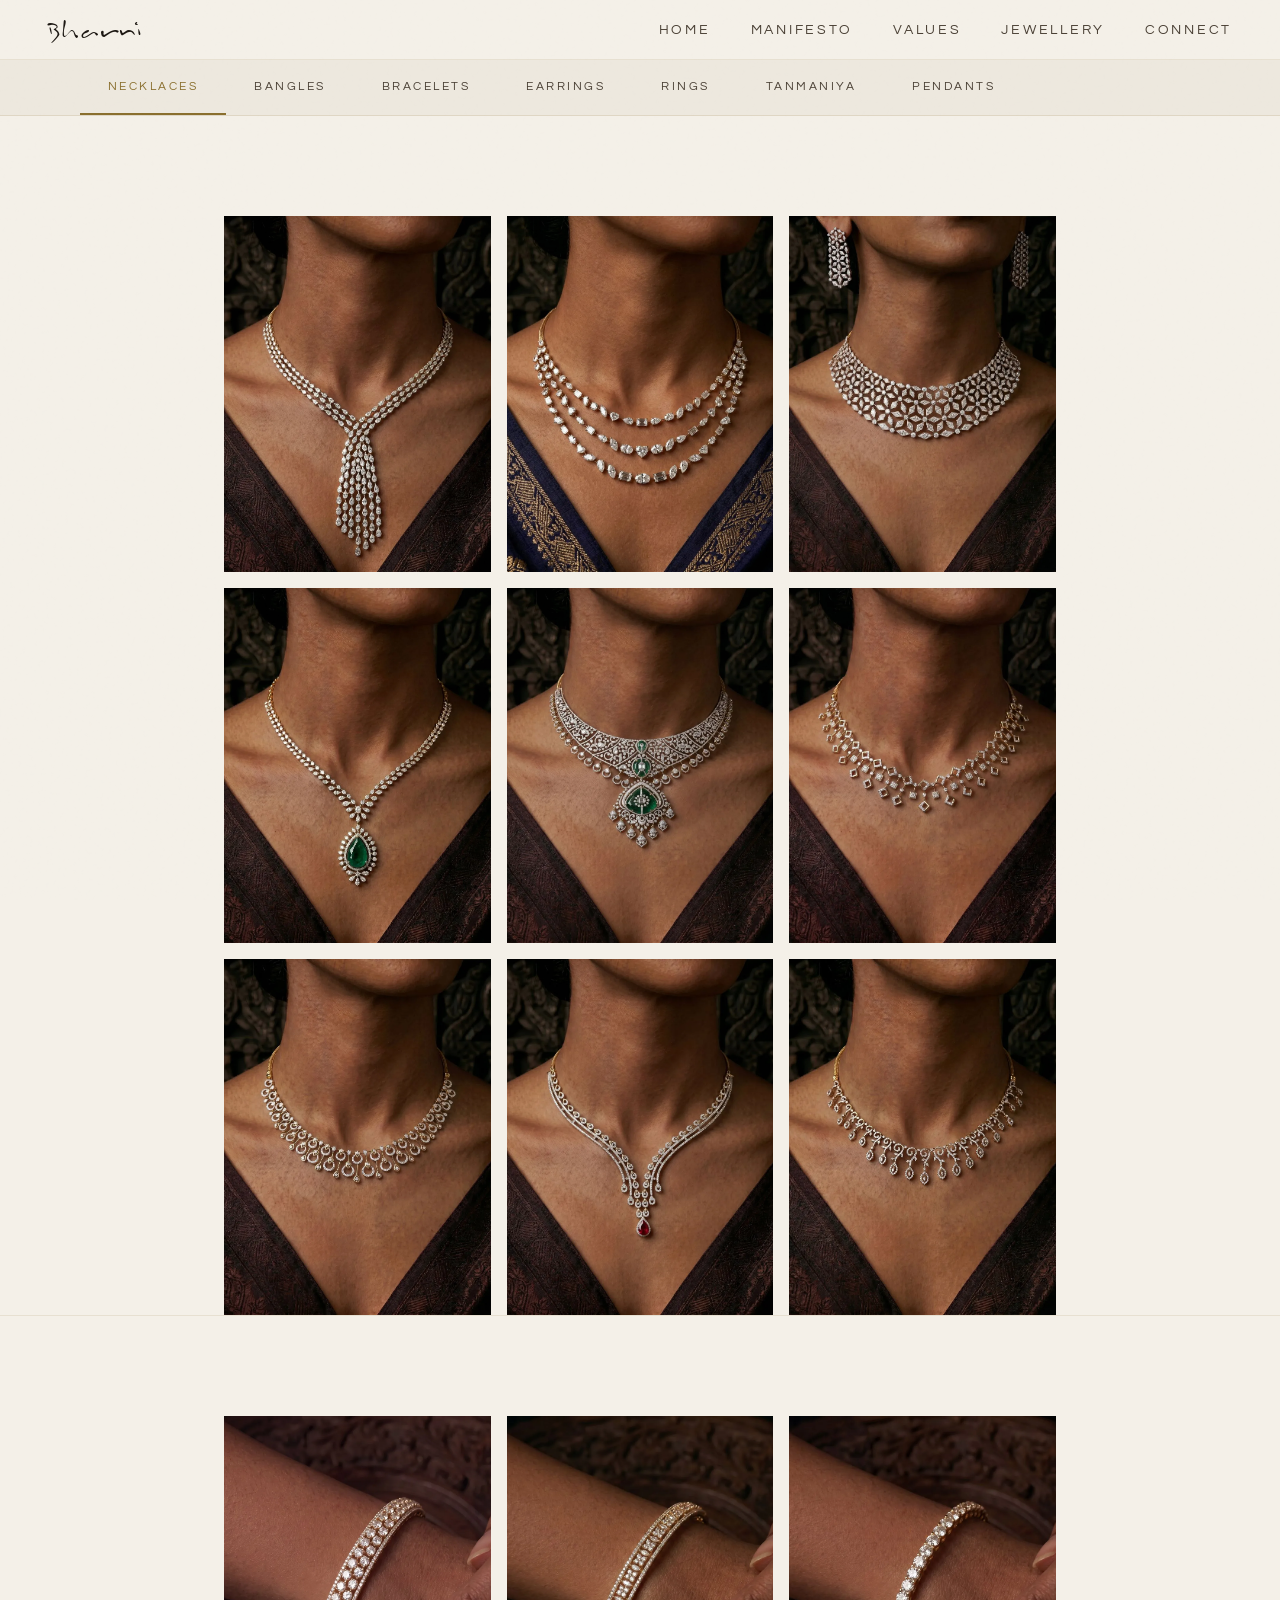
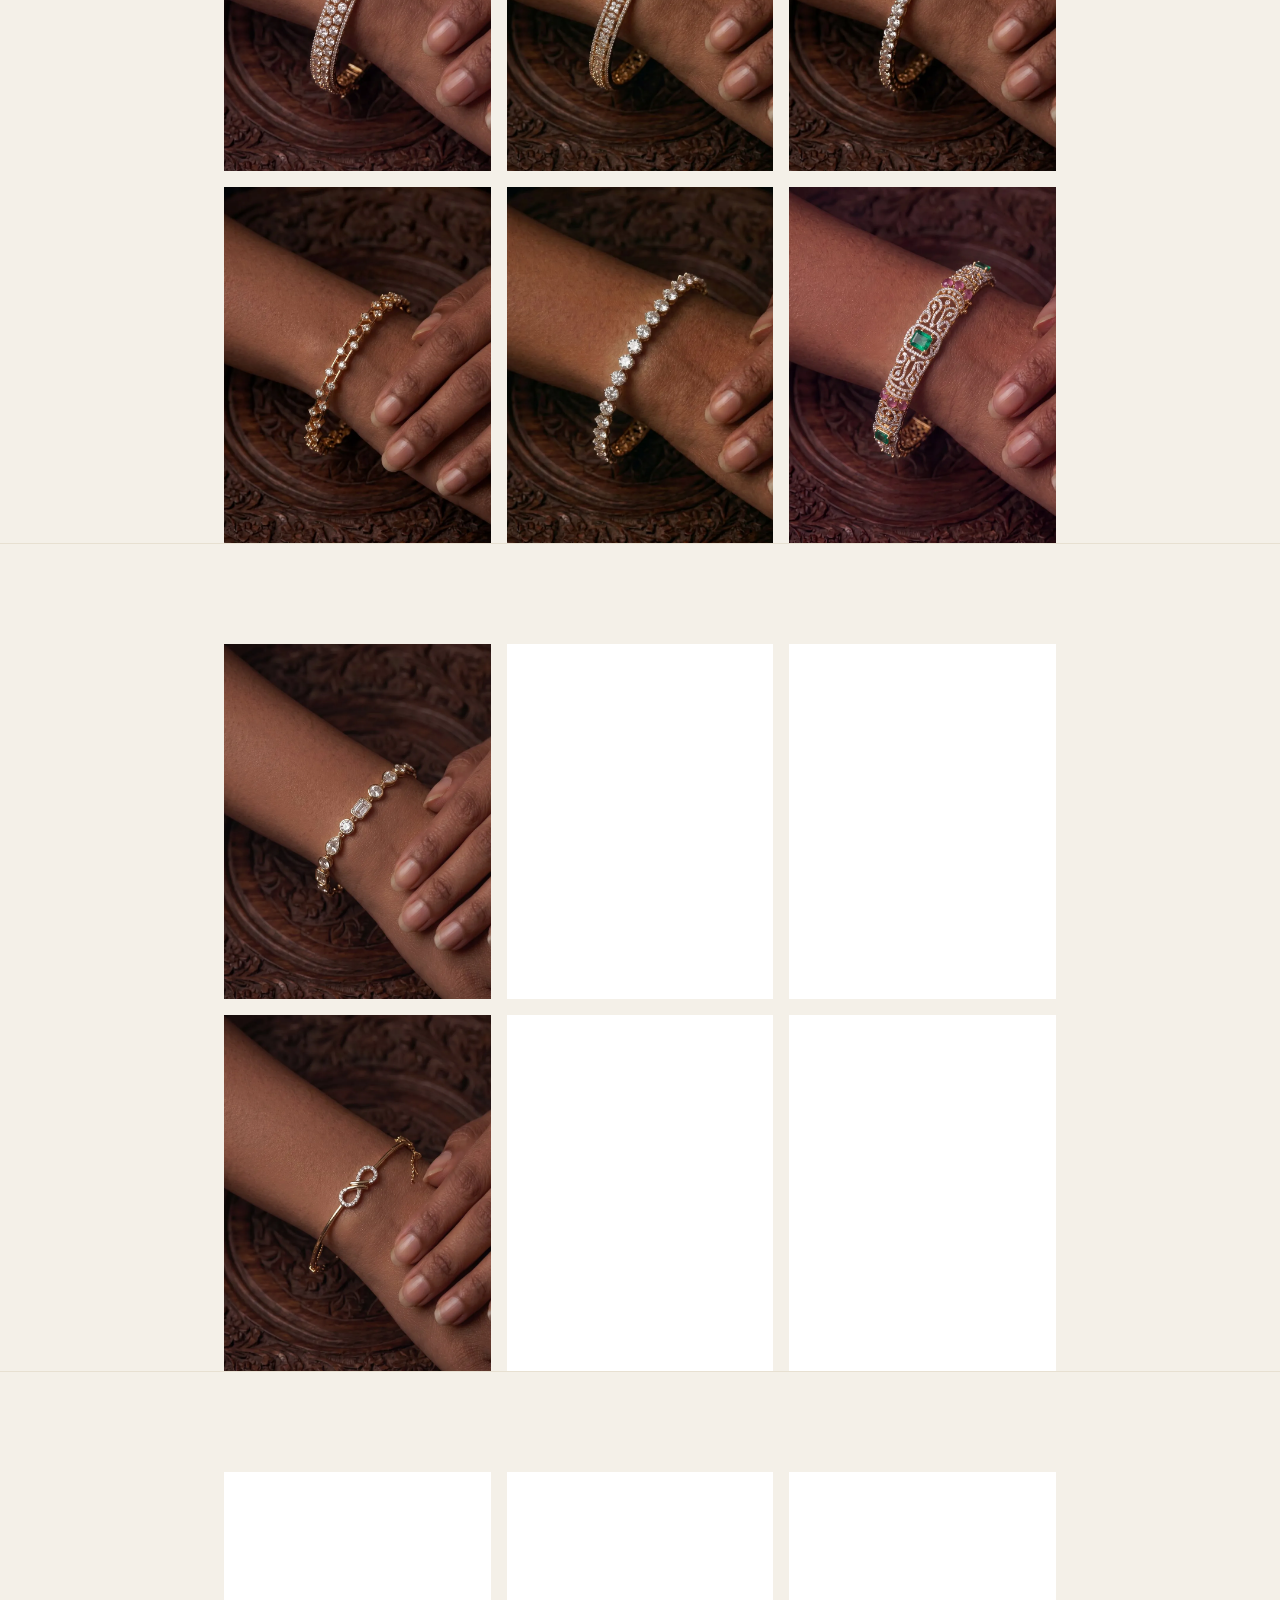
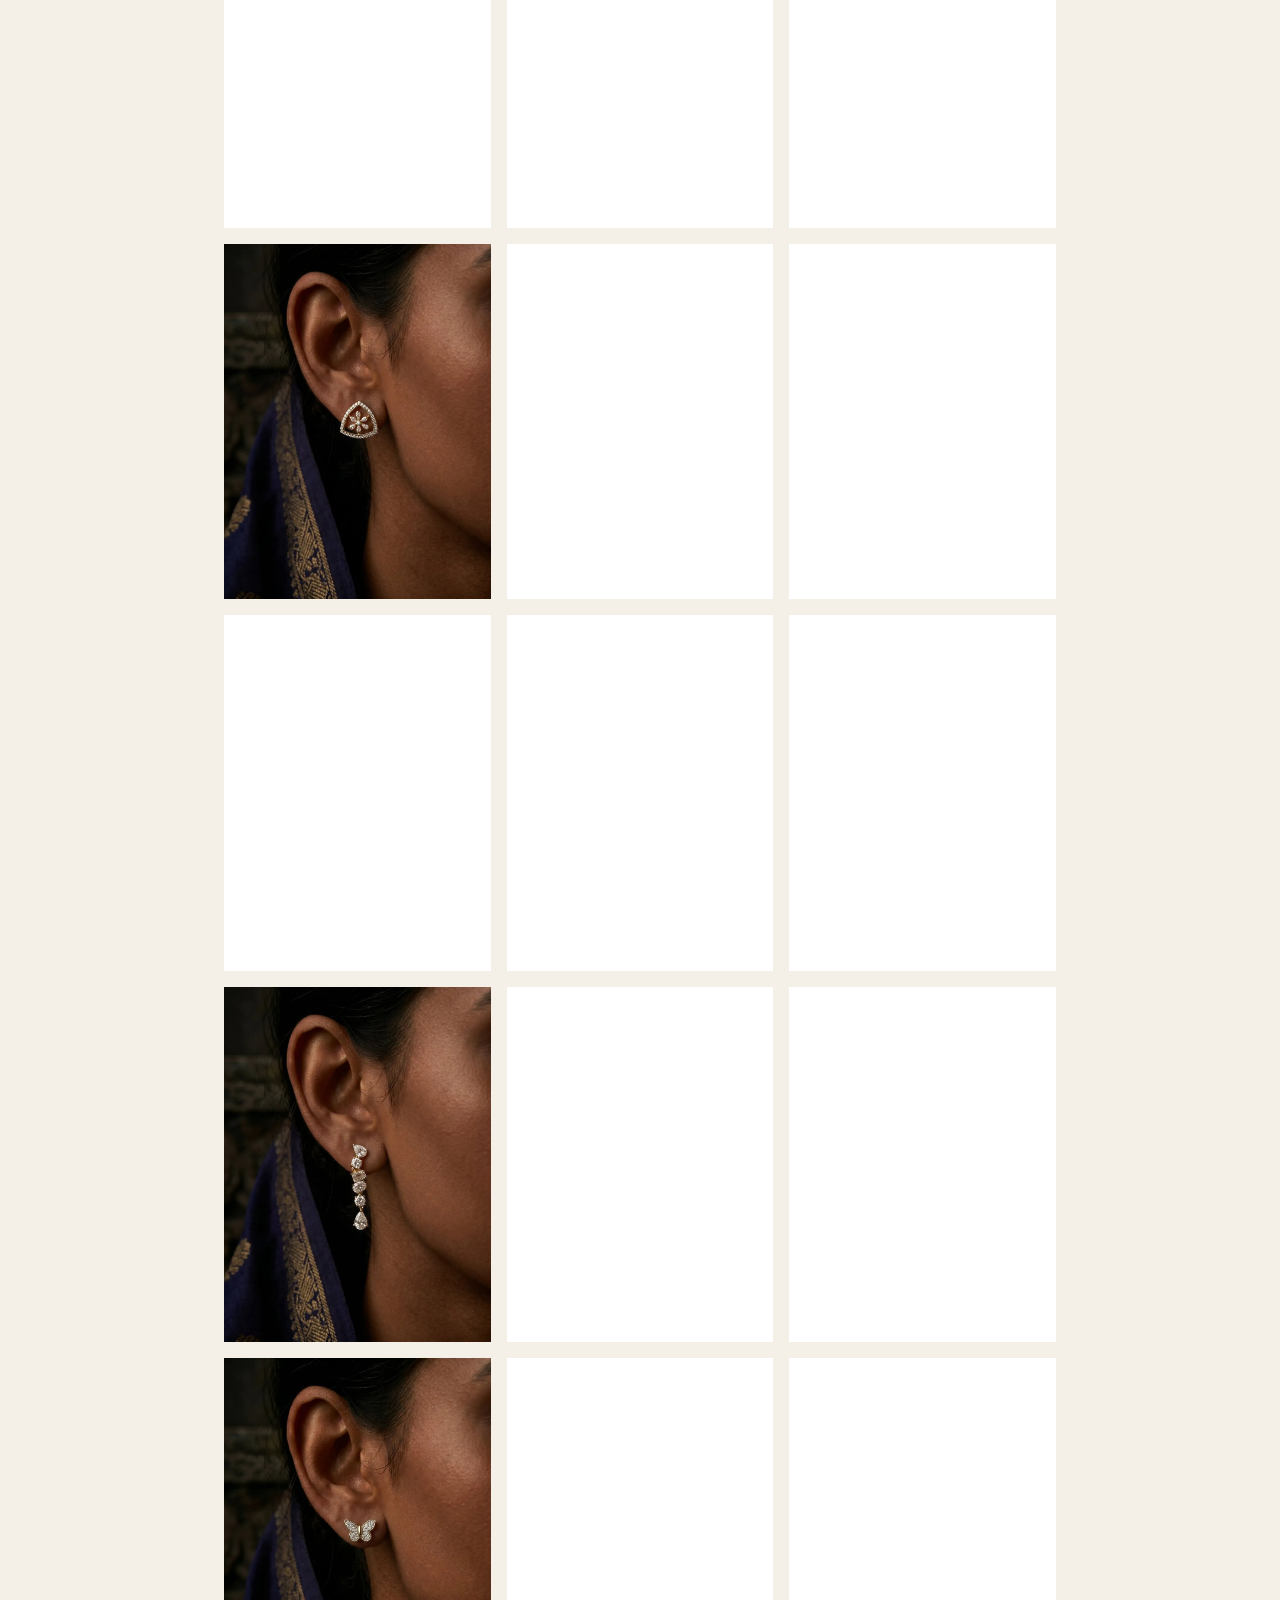
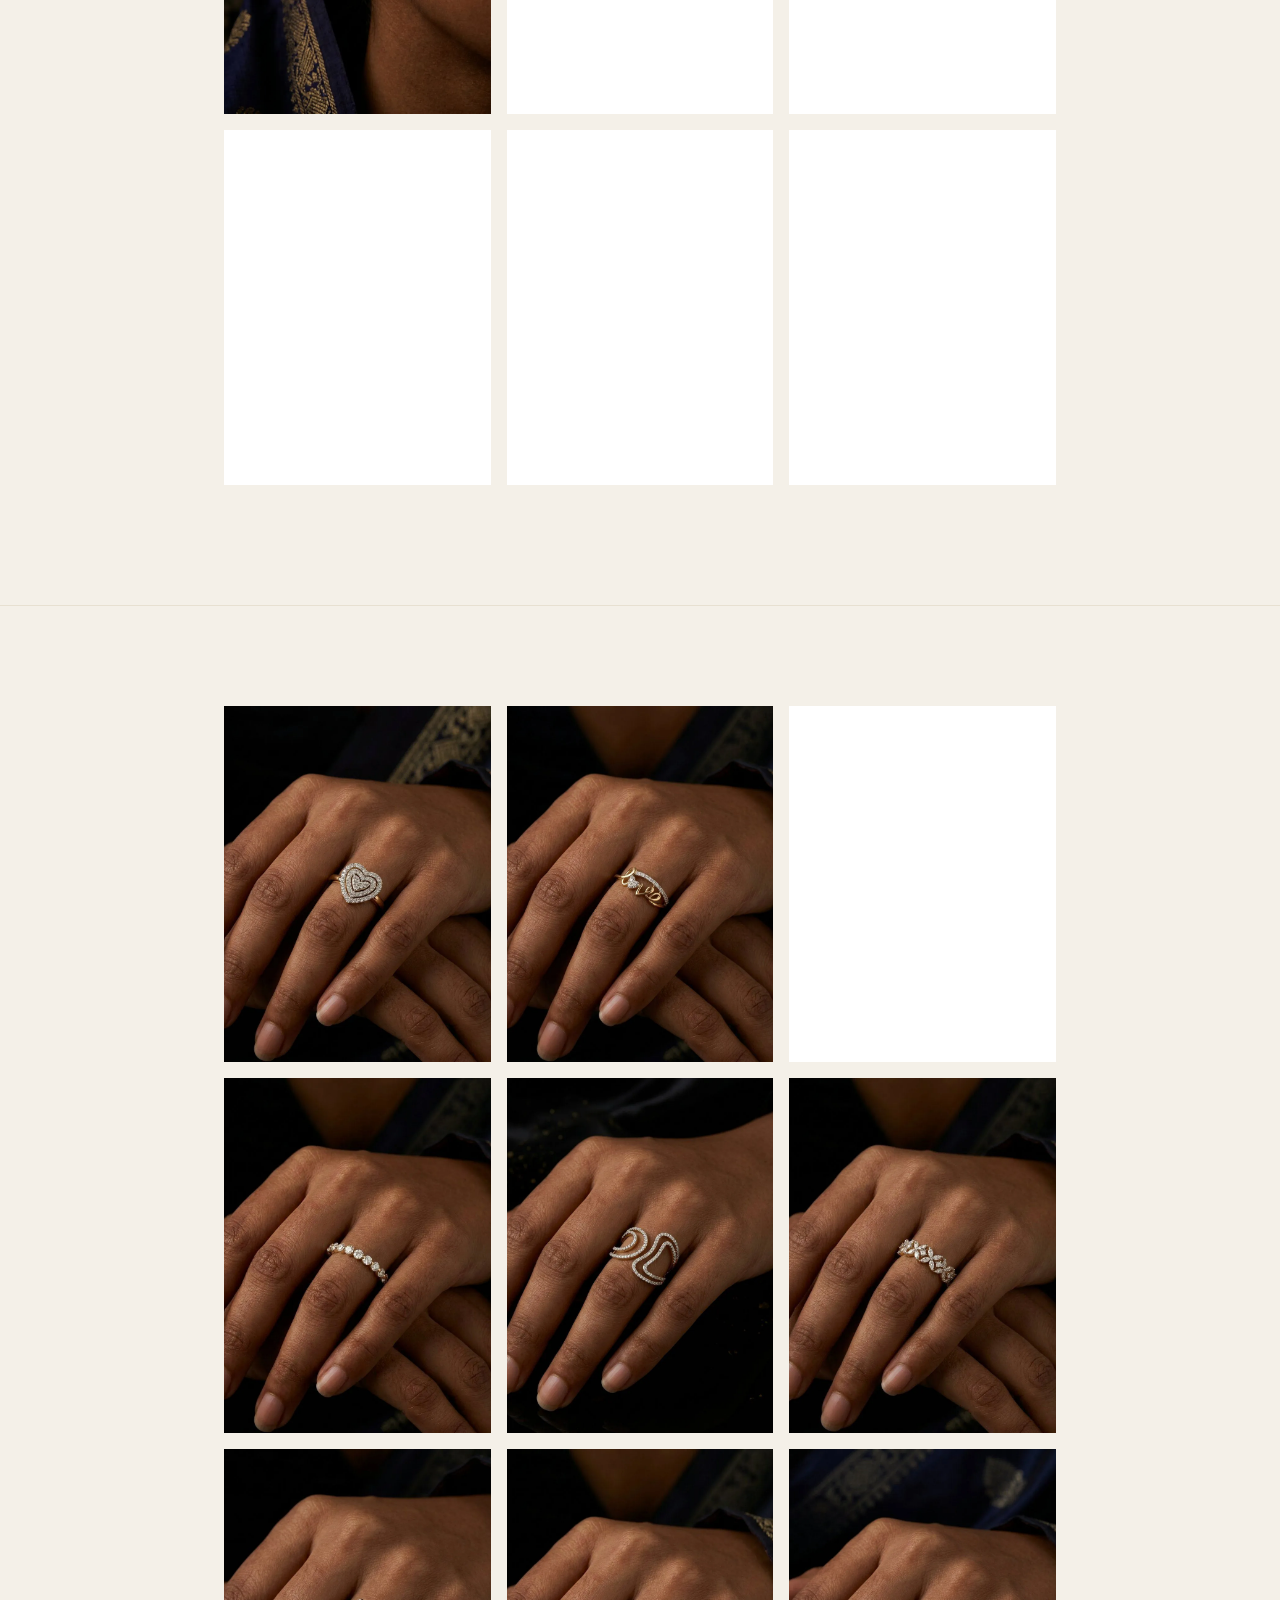
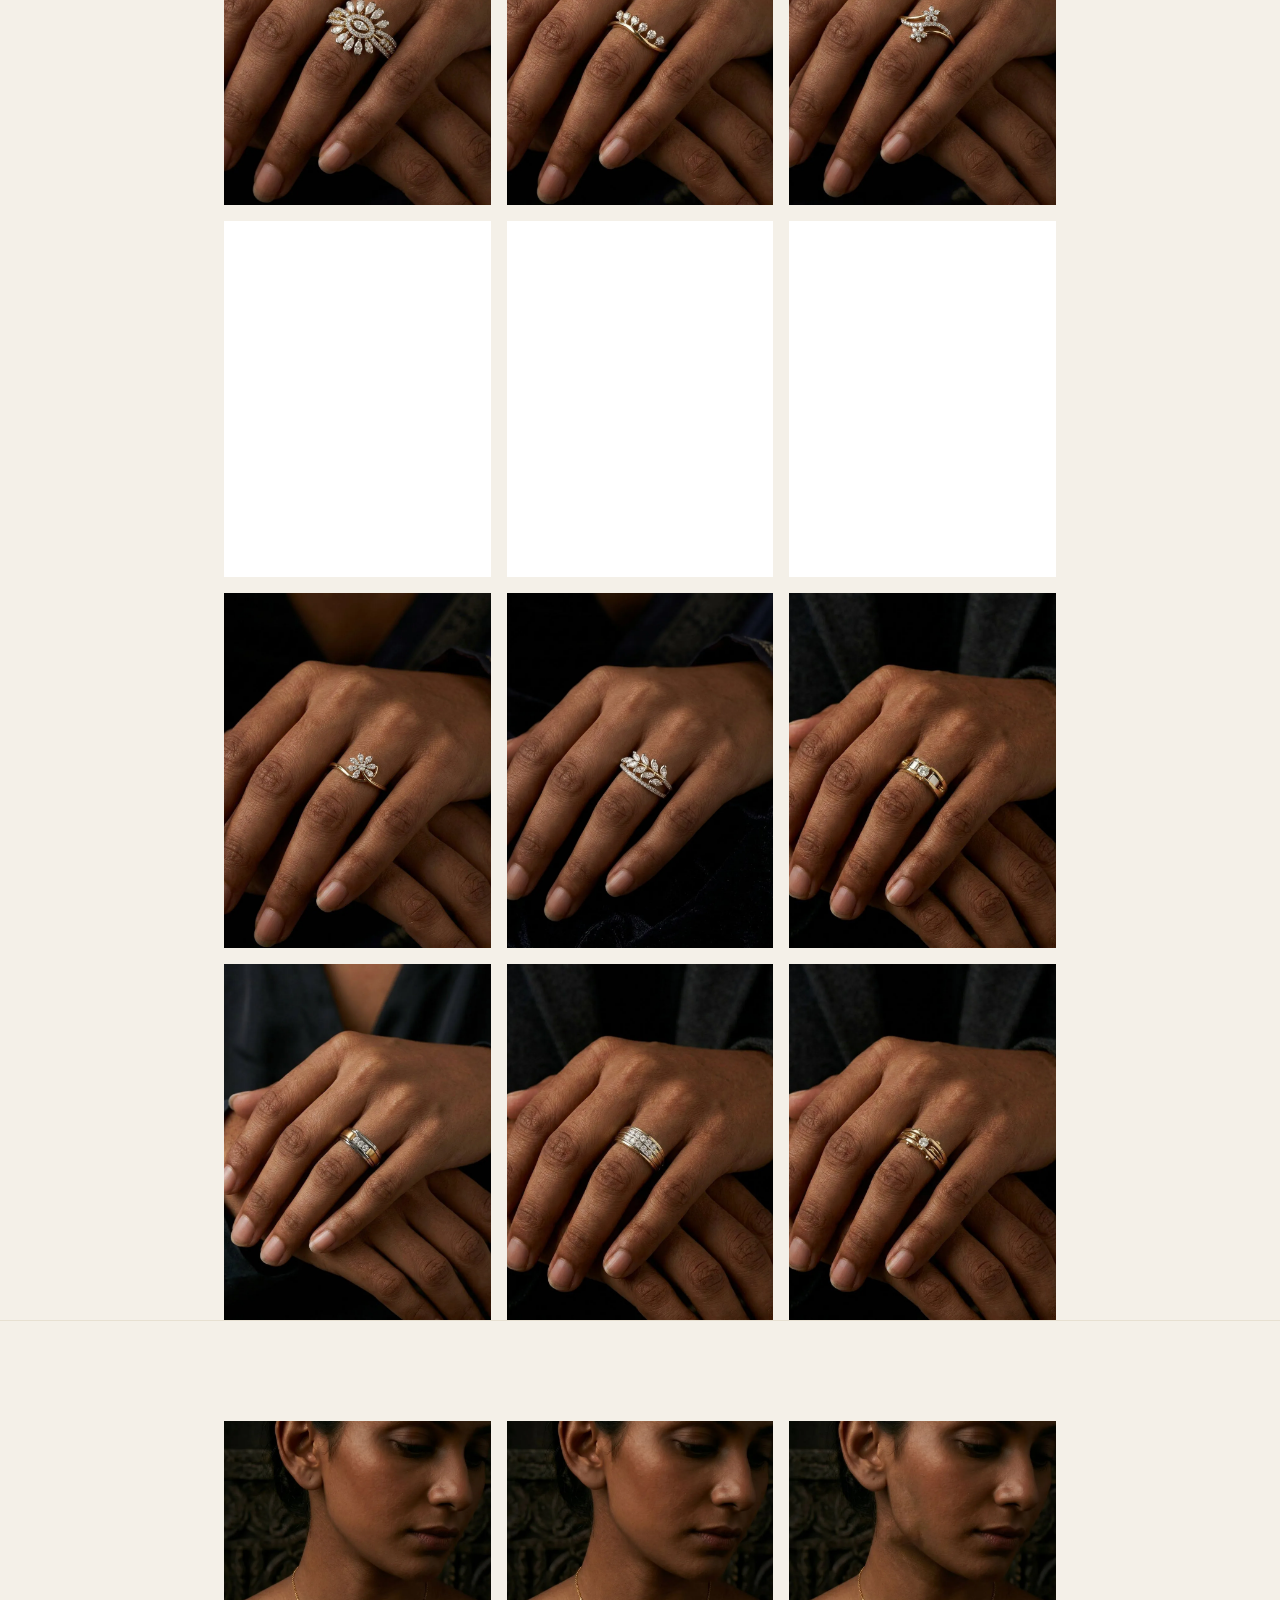
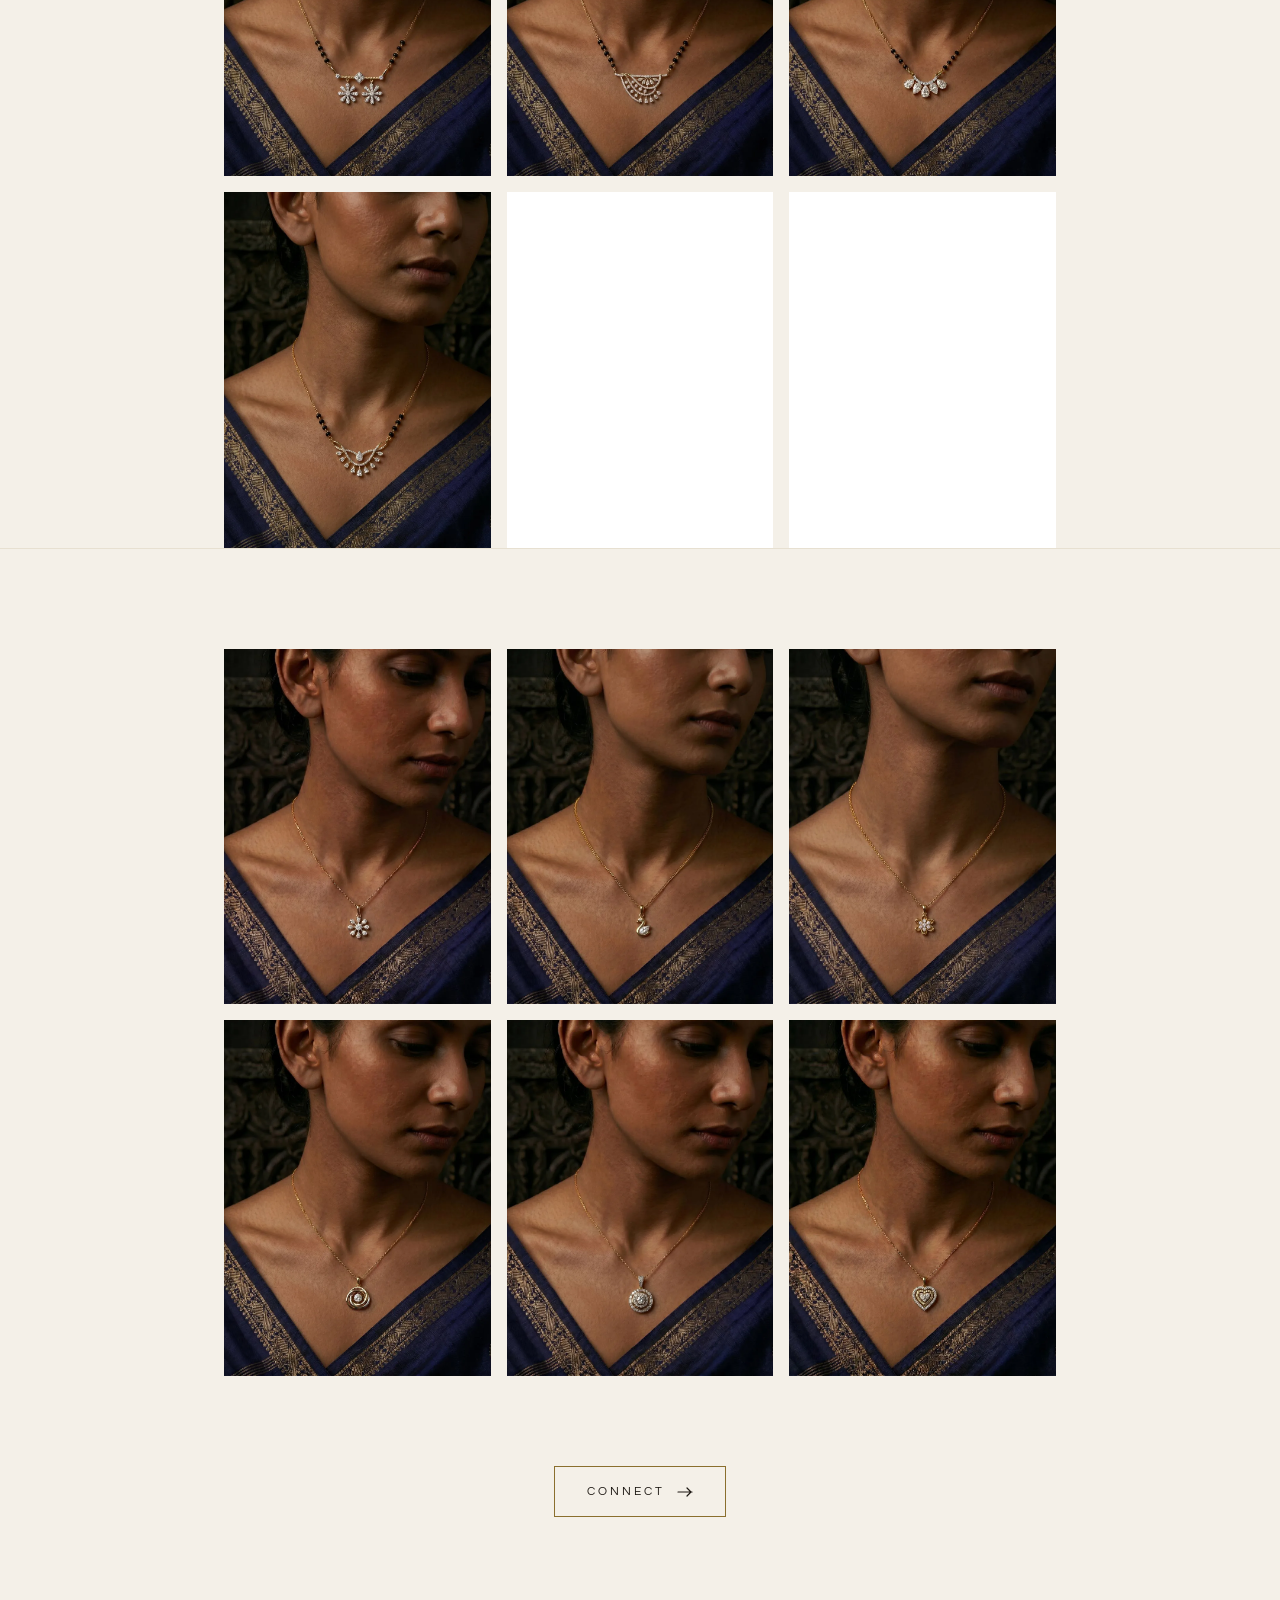
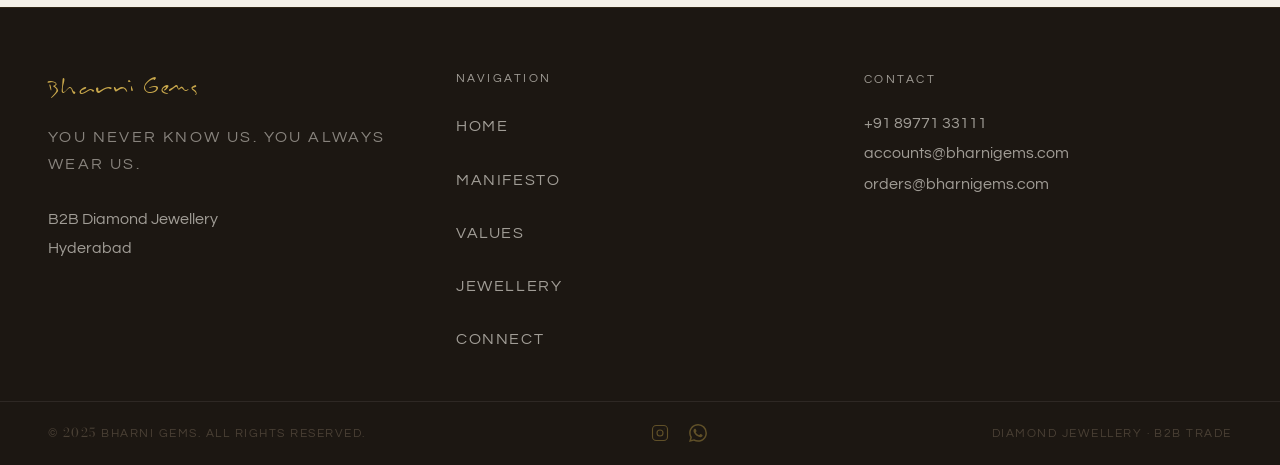
<file: pages/collections_light.html>
<!DOCTYPE html>
<html lang="en">
<head>
  <meta charset="UTF-8">
  <meta name="viewport" content="width=device-width, initial-scale=1.0">
  <link rel="preconnect" href="https://fonts.googleapis.com">
  <link rel="preconnect" href="https://fonts.gstatic.com" crossorigin>
  <link rel="stylesheet" href="https://fonts.googleapis.com/css2?family=Questrial&family=Cinzel:wght@400;500&family=Bodoni+Moda:opsz,wght@6..96,400;6..96,500&display=swap">

  <title>Jewellery Collections — Bharni | B2B Diamond Necklaces, Rings & Bangles</title>
  <meta name="description" content="Explore Bharni's B2B diamond jewellery collections — necklaces, rings, bangles, earrings, pendants and tanmaniya, crafted for retail partners across India.">
  <link rel="canonical" href="https://bharnigems.com/pages/collections_light.html">
  <meta property="og:type" content="website">
  <meta property="og:title" content="Jewellery Collections — Bharni">
  <meta property="og:description" content="B2B diamond jewellery collections — necklaces, rings, bangles, earrings, pendants and tanmaniya.">
  <meta property="og:url" content="https://bharnigems.com/pages/collections_light.html">
  <meta property="og:image" content="https://bharnigems.com/assets/images/og-image.jpg">
  <meta name="twitter:card" content="summary_large_image">
  <meta name="twitter:title" content="Jewellery Collections — Bharni">
  <meta name="twitter:description" content="B2B diamond jewellery collections by Bharni.">
  <meta name="twitter:image" content="https://bharnigems.com/assets/images/og-image.jpg">
  <link rel="stylesheet" href="../assets/css/global.css">
  <style>
    /* ── Sticky tab nav ─────────────────────────────────────── */
    .cat-tabs {
      position: sticky; top: calc(60px + env(safe-area-inset-top, 0px)); z-index: 100;
      display: flex; gap: 0;
      background: #ede8de;
      border-bottom: 1px solid var(--line);
      padding: 0 80px;
      overflow-x: auto; scrollbar-width: none;
      transition: top 0.3s cubic-bezier(0.4,0,0.2,1);
    }
    .cat-tabs::-webkit-scrollbar { display: none; }
    .cat-tab {
      font-family: var(--font-body);
      font-size: 0.78rem; font-weight: 400;
      letter-spacing: 0.2em; text-transform: uppercase;
      color: #4a4035; padding: 20px 28px;
      border-bottom: 2px solid transparent;
      cursor: pointer; background: none;
      border-top: none; border-left: none; border-right: none;
      white-space: nowrap;
      transition: color 0.2s, border-color 0.2s;
    }
    .cat-tab:hover { color: var(--gold); }
    .cat-tab.active { color: var(--gold); border-bottom-color: var(--gold); }

    /* ── Page body ──────────────────────────────────────────── */
    .coll-body { padding: 0 0 120px; }

    /* ── Category section ───────────────────────────────────── */
    .cat-section {
      padding-top: 100px;
      border-top: 1px solid rgba(138,111,46,0.1);
    }
    .cat-section:first-child { border-top: none; }

    /* ── Category header ────────────────────────────────────── */
    .cat-header {
      text-align: center;
      padding: 0 80px 80px;
      border-bottom: 1px solid var(--line);
      margin-bottom: 100px;
    }
    .cat-header .section-label { display: block; margin-bottom: 16px; }
    .cat-title {
      font-family: var(--font-display);
      font-size: clamp(3rem, 6vw, 5.5rem);
      font-weight: 300; line-height: 1;
      color: #1c1712;
    }
    .cat-title em { color: var(--gold); font-style: normal; }
    .cat-desc {
      font-family: var(--font-display);
      font-size: 1.38rem; letter-spacing: 0.06em;
      color: #3a3028; margin-top: 20px;
    }

    /* ── Grid ───────────────────────────────────────────────── */
    .product-grid {
      width: 65%; margin: 0 auto;
      display: grid;
      grid-template-columns: repeat(3, 1fr);
      gap: 16px;
    }

    /* ── Card ───────────────────────────────────────────────── */
    .pcard {
      display: block; text-decoration: none;
      position: relative; background: #f4f0e8;
      overflow: hidden; cursor: pointer;
      transition: opacity 0.4s ease;
    }
    .pcard:hover { opacity: 0.85; }
    .pcard::after {
      content: ''; position: absolute; inset: 0;
      border: 1px solid rgba(201,168,76,0);
      transition: border-color 0.4s ease;
      pointer-events: none; z-index: 3;
    }
    .pcard:hover::after { border-color: rgba(201,168,76,0.5); }
    .pcard__images {
      position: relative; aspect-ratio: 3/4;
      overflow: hidden; background: #f4f0e8;
    }
    .pcard__img-product,
    .pcard__img-model {
      position: absolute; inset: 0;
      width: 100%; height: 100%;
      transition: opacity 0.7s ease;
    }
    .pcard__img-product { object-fit: cover; opacity: 1; z-index: 1; }
    .pcard__img-model   { object-fit: contain; background: inherit; opacity: 0; z-index: 2; padding: 8%; }
    @media (hover: hover) {
      .pcard:hover .pcard__img-product { opacity: 0; }
      .pcard:hover .pcard__img-model   { opacity: 1; }
    }
    .pcard.flipped .pcard__img-product { opacity: 0; }
    .pcard.flipped .pcard__img-model   { opacity: 1; }

    /* ── Trade bar ──────────────────────────────────────────── */
    .trade-bar {
      width: 65%; margin: 80px auto 0;
      padding: 52px 64px;
      background: #ede8de;
      border: 1px solid rgba(138,111,46,0.15);
      display: flex; align-items: center;
      justify-content: space-between; gap: 40px;
    }
    .trade-bar h3 {
      font-family: var(--font-display);
      font-size: clamp(1.495rem, 2.3vw, 1.84rem); font-weight: 400; letter-spacing: 0.05em;
      color: #1c1712; margin-bottom: 8px;
    }
    .trade-bar p { font-size: 1.38rem; letter-spacing: 0.02em; color: #3a3028; }

    /* ── Section spacer ─────────────────────────────────────── */
    .section-end { padding-bottom: 120px; }
    .coll-cta { padding: 90px clamp(24px,6vw,80px); text-align: center; background: #f4f0e8; }

    .single-trade-bar {
      display: flex;
      align-items: center;
      justify-content: space-between;
      padding: 32px 80px;
      border-top: 1px solid var(--line);
      margin-top: 40px;
    }

    .single-trade-bar p {
      font-size: 1.38rem;
      color: #3a3028;
      letter-spacing: 0.04em;
    }

    /* ── Mobile ──────────────────────────────────────────── */
    @media (max-width: 768px) {
      /* Scrollable tabs - no wrapping */
      .cat-tabs {
        padding: 0 12px;
        top: calc(56px + env(safe-area-inset-top, 0px));
        gap: 4px;
        justify-content: flex-start;
        overflow-x: auto;
        -webkit-overflow-scrolling: touch;
        scrollbar-width: none;
        flex-wrap: nowrap;
      }
      .cat-tabs::-webkit-scrollbar { display: none; }
      /* When nav hides, tabs slide flush to top as one unit */
      .nav-hidden ~ * .cat-tabs,
      .cat-tabs.tabs-hidden { top: 0 !important; }
      .cat-tab {
        font-size: 0.78rem;
        padding: 12px 14px;
        letter-spacing: 0.14em;
        flex-shrink: 0;
        white-space: nowrap;
      }
      .cat-section   { padding-top: 60px; }
      .cat-header    { padding: 0 16px 28px; margin-bottom: 32px; }
      .cat-header h2,
      .cat-title     { font-size: clamp(3rem, 6vw, 5.5rem); }
      .product-grid  { width: 100%; padding: 0 12px; grid-template-columns: 1fr; gap: 12px; }
      .collections-end-cta { padding: 56px 16px; }
      .trade-bar     { width: 100%; padding: 28px 16px; flex-direction: column; gap: 16px; text-align: center; }
    }

    /* ── Small mobile ─────────────────────────────────────── */
    @media (max-width: 430px) {
      .product-grid  { padding: 0 8px; gap: 6px; }
      .cat-header    { padding: 0 12px 24px; }
    }


  

    </style>



  <style>
/* ── LIGHT THEME — loaded last, overrides all ── */
/* ═══════════════════════════════════════════════════════════════
   BHARNI GEMS — LIGHT / CREAM THEME
   Premium cream ground. Deep ink. Warm gold.
   Same DNA, different mood. Every page, fully considered.
   ═══════════════════════════════════════════════════════════════ */

/* ── Token Overrides ────────────────────────────────────────── */
:root {
  --black:        #f4f0e8;
  --obsidian:     #ede8de;
  --obsidian-2:   #e5dfd3;
  --obsidian-3:   #d9d1c4;
  --gold:         #8a6f2e;
  --gold-light:   #9a7f3a;
  --gold-dim:     #b89840;
  --champagne:    #1c1712;
  --champagne-2:  #2e261c;
  --white:        #1c1712;
  --muted:        #4a4035;
  --line:         rgba(138,111,46,0.18);
}

/* ── Base ───────────────────────────────────────────────────── */
body           { background: #f4f0e8 !important; color: #1c1712 !important; }
.reveal { opacity: 1 !important; transform: none !important; }

body::before   { opacity: 0.18 !important; }

::-webkit-scrollbar-track { background: #f4f0e8 !important; }
::-webkit-scrollbar-thumb { background: #b89840 !important; }
::selection    { background: rgba(138,111,46,0.2) !important; color: #1c1712 !important; }

/* ── Nav ────────────────────────────────────────────────────── */
/* Nav is ALWAYS opaque cream on the jewellery page (content is always beneath it) */
.nav, .nav.scrolled { background: #f4f0e8 !important; border-color: rgba(138,111,46,0.12) !important; }
.nav { padding-top: env(safe-area-inset-top, 0px); height: calc(var(--nav-h) + env(safe-area-inset-top, 0px)) !important; box-sizing: border-box; }
/* Fill the notch/status-bar strip above the nav with the same cream so nothing shows through */
.nav::before { content: ''; position: absolute; left: 0; right: 0; bottom: 100%; height: env(safe-area-inset-top, 0px); background: #f4f0e8; }
/* The category tab bar also always opaque, sitting flush under the nav */
.cat-tabs { background: #ede8de !important; }
.nav[data-bg="light"] .nav__logo { color: #1c1712 !important; }
.nav[data-bg="light"] .nav__logo:hover span { color: #8a6f2e !important; }
.nav[data-bg="light"] .nav__links a { color: #4a4035 !important; }
.nav[data-bg="light"] .nav__links a:hover, .nav[data-bg="light"] .nav__links a.active { color: #8a6f2e !important; }
.nav[data-bg="dark"] .nav__hamburger span { background: #ffffff !important; }
.nav[data-bg="light"] .nav__hamburger span { background: #1c1712 !important; }
.nav[data-bg="brown"] .nav__hamburger span { background: #ffffff !important; }
/* Mobile overlay — keep dark */
@media (max-width:768px) {
  .nav__links  { background: rgba(28,23,18,0.98) !important; }
  .nav__links a { color: #f4f0e8 !important; }
  .nav__links a.active { color: #c9a84c !important; }
}

/* ── Typography ─────────────────────────────────────────────── */
em             { color: #8a6f2e !important; }
.section-label { color: #8a6f2e !important; }
.display-1, .display-2, .display-3 { color: #1c1712 !important; }
.body-text     { color: #2e261c !important; }
.t-whisper     { color: #3a3028 !important; }
.t-statement   { color: #1c1712 !important; }
.t-statement em{ color: #8a6f2e !important; }
.gold-rule     { background: #8a6f2e !important; }
.divider::before, .divider::after { background: linear-gradient(90deg,transparent,rgba(138,111,46,0.25),transparent) !important; }
.divider__diamond { background: #8a6f2e !important; }

/* ── Buttons ────────────────────────────────────────────────── */
.btn           { color: #1c1712 !important; border-color: #8a6f2e !important; background: transparent !important; }
.btn:hover     { background: #8a6f2e !important; color: #f4f0e8 !important; }

/* ── Page hero (inner pages) ────────────────────────────────── */
.page-hero     { border-bottom-color: rgba(138,111,46,0.15) !important; }
.page-hero__bg { background: linear-gradient(145deg, #e5dfd3 0%, #cec6b8 100%) !important; }
.page-hero__bg::after { background: linear-gradient(to top, #f4f0e8, transparent) !important; }
.page-hero__title { color: #1c1712 !important; }
.page-hero__number { color: rgba(138,111,46,0.07) !important; }

/* ── Trade CTA — dark block for contrast punch ──────────────── */
.trade-cta              { background: #1c1712 !important; }
.trade-cta .section-label { color: rgba(201,168,76,0.65) !important; }
.trade-cta__title       { color: #f4f0e8 !important; }
.trade-cta__title em    { color: #c9a84c !important; }
.trade-cta__sub         { color: rgba(244,240,232,0.72) !important; }
.trade-cta__corner      { border-color: rgba(201,168,76,0.25) !important; }
.trade-cta .btn         { color: #f4f0e8 !important; border-color: rgba(201,168,76,0.4) !important; }
.trade-cta .btn:hover   { background: #c9a84c !important; color: #1c1712 !important; border-color: #c9a84c !important; }

/* ── Footer — keep dark ─────────────────────────────────────── */
footer, footer .footer  { background: #1c1712 !important; }
.footer__brand          { color: #c9a84c !important; }
.footer__tagline        { color: rgba(244,240,232,0.5) !important; }
.footer__links a, .footer__contact a { color: rgba(244,240,232,0.62) !important; }
.footer__links a:hover, .footer__contact a:hover { color: #c9a84c !important; }
.footer__bottom         { border-top-color: rgba(244,240,232,0.08) !important; }
.footer__copy           { color: rgba(244,240,232,0.32) !important; }
.footer__social-link    { color: rgba(201,168,76,0.4) !important; }
.footer__social-link:hover { color: #c9a84c !important; }
footer p[style]         { color: rgba(244,240,232,0.62) !important; }

/* ════════════════════════════════════════
   HOME PAGE (index.html / index_light.html)
   ════════════════════════════════════════ */

/* Hero video stays dark — it's a full-bleed video */
/* Hero video — keep overlay exactly as dark, no change */
/* .hero__overlay intentionally NOT overridden */
.hero__tagline  { color: #8a6f2e !important; }
.hero__scroll-label { color: #8a6f2e !important; }
.hero__scroll-line  { background: #8a6f2e !important; }
.hero__corner   { border-color: rgba(138,111,46,0.3) !important; }

/* Philosophy */
.philosophy     { background: #ede8de !important; }
.philosophy__quote { color: #1c1712 !important; }
.philosophy__quote em { color: #8a6f2e !important; }
.philosophy .body-text { color: #3a3028 !important; }

/* Collections section */
.collections    { background: #f4f0e8 !important; }
.coll-meta      { background: #f4f0e8 !important; }
.coll-meta__name { color: #1c1712 !important; }
.coll-corner    { border-color: rgba(138,111,46,0.25) !important; }

/* 7P's */
.values         { background: #f4f0e8 !important; }
.values__intro .display-2 { color: #1c1712 !important; }
.values__body-text { color: rgba(28,23,18,0.6) !important; }
.p-scene        { border-top-color: rgba(138,111,46,0.12) !important; }
.p-scene__title { color: #1c1712 !important; }
.p-scene__rule  { background: #8a6f2e !important; }
.p-scene__hook  { color: #8a6f2e !important; }
.p-scene__text  { color: rgba(28,23,18,0.72) !important; }
.p-motif-stroke      { stroke: rgba(138,111,46,0.5) !important; }
.p-motif-stroke-soft { stroke: rgba(138,111,46,0.28) !important; }
.p-motif-fill-soft   { fill:   rgba(138,111,46,0.06) !important; }

/* ════════════════════════════════════════
   COLLECTIONS PAGE
   ════════════════════════════════════════ */
.cat-tabs       { background: #ede8de !important; border-bottom-color: rgba(138,111,46,0.15) !important; }
.cat-tab        { color: #4a4035 !important; }
.cat-tab:hover  { color: #8a6f2e !important; }
.cat-tab.active { color: #8a6f2e !important; border-bottom-color: #8a6f2e !important; }
.cat-section    { border-top-color: rgba(138,111,46,0.12) !important; }
.cat-header     { border-bottom-color: rgba(138,111,46,0.12) !important; }
.cat-title      { color: #1c1712 !important; }
.cat-desc       { color: #3a3028 !important; }
.pcard          { background: #e5dfd3 !important; }
.pcard::after   { border-color: rgba(138,111,46,0) !important; }
.pcard:hover::after { border-color: rgba(138,111,46,0.4) !important; }
.pcard__images  { background: #d9d1c4 !important; }
/* Product images stay as-is on cream — natural light look */
.trade-bar      { background: #ede8de !important; border-color: rgba(138,111,46,0.15) !important; }
.trade-bar h3   { color: #1c1712 !important; }
.trade-bar p    { color: #3a3028 !important; }
.single-trade-bar { border-top-color: rgba(138,111,46,0.12) !important; }
.single-trade-bar p { color: #3a3028 !important; }

/* ════════════════════════════════════════
   MANIFESTO PAGE
   ════════════════════════════════════════ */

/* Video hero — stays dark naturally (video bg) */
/* Content below the video */
.manifesto-body { background: #f4f0e8 !important; }
.manifesto-body p { color: rgba(28,23,18,0.85) !important; }
.manifesto-body h2 { color: rgba(138,111,46,0.8) !important; }
.manifesto-body h2::before { background: rgba(138,111,46,0.35) !important; }
.manifesto-intro { color: #1c1712 !important; border-bottom-color: rgba(138,111,46,0.15) !important; }
.manifesto-intro .intro-quiet { color: rgba(28,23,18,0.82) !important; }
.manifesto-section { border-bottom-color: rgba(138,111,46,0.12) !important; }
.manifesto-pull { color: #1c1712 !important; }
.manifesto-pull em { color: #8a6f2e !important; }
.t-statement    { color: #1c1712 !important; }
.hl             { color: #1c1712 !important; border-bottom-color: rgba(138,111,46,0.3) !important; }
.hl-gold        { color: #8a6f2e !important; }
/* 7P grid on manifesto */
.seven-p        { background: rgba(138,111,46,0.12) !important; border-color: rgba(138,111,46,0.12) !important; }
.seven-p__item  { background: #f4f0e8 !important; }
.seven-p__item:hover { background: #ede8de !important; }
.seven-p__num   { color: rgba(138,111,46,0.18) !important; }
.seven-p__title { color: #1c1712 !important; }
.seven-p__text  { color: #3a3028 !important; }

/* ════════════════════════════════════════
   VISION PAGE
   ════════════════════════════════════════ */

/* Video hero — stays dark (video) */
/* Statement block */
.vision-statement { background: #ede8de !important; border-bottom-color: rgba(138,111,46,0.12) !important; }
.vision-statement::before { color: rgba(138,111,46,0.04) !important; }
.vision-statement__line { color: #1c1712 !important; }
.vision-statement__line--gold { color: #8a6f2e !important; }
.vision-statement__rule { background: rgba(138,111,46,0.25) !important; }
.vision-statement__context-text { color: #3a3028 !important; }

/* Explanation */
.vision-explanation { background: #f4f0e8 !important; border-bottom-color: rgba(138,111,46,0.12) !important; }
.vision-explanation__heading { color: #1c1712 !important; }
.vision-explanation__heading em { color: #8a6f2e !important; }
.vision-para    { border-bottom-color: rgba(138,111,46,0.12) !important; }
.vision-para:first-child { border-top-color: rgba(138,111,46,0.12) !important; }
.vision-para__num { color: rgba(138,111,46,0.1) !important; }
.vision-para:hover .vision-para__num { color: rgba(138,111,46,0.55) !important; }
.vision-para__title { color: #8a6f2e !important; }
.vision-para__key { color: #1c1712 !important; }
.vision-para__key em { color: #8a6f2e !important; }
.vision-para__body { color: #3a3028 !important; }

/* Pull quote */
.vision-pullquote { background: #ede8de !important; border-bottom-color: rgba(138,111,46,0.12) !important; }
.vision-pullquote::before { background: radial-gradient(ellipse 60% 70% at 50% 50%, rgba(138,111,46,0.06) 0%, transparent 65%) !important; }
.vision-pullquote__rule { background: linear-gradient(to bottom, transparent, rgba(138,111,46,0.28)) !important; }
.vision-pullquote__rule--bottom { background: linear-gradient(to bottom, rgba(138,111,46,0.28), transparent) !important; }
.vision-pullquote__quote { color: #1c1712 !important; }
.vision-pullquote__quote em { color: #8a6f2e !important; }

/* Pillars */
.vision-pillars { background: #f4f0e8 !important; border-bottom-color: rgba(138,111,46,0.12) !important; }
.vision-pillar  { border-bottom-color: rgba(138,111,46,0.12) !important; }
.vision-pillar:first-child { border-top-color: rgba(138,111,46,0.12) !important; }
.vision-pillar__num { color: rgba(138,111,46,0.1) !important; }
.vision-pillar:hover .vision-pillar__num { color: rgba(138,111,46,0.55) !important; }
.vision-pillar__title { color: #1c1712 !important; }
.vision-pillar__text { color: #3a3028 !important; }
.vision-pillar__text em { color: #3a3028 !important; font-style: normal; }

/* Close / Karma section */
.vision-close   { border-top-color: rgba(138,111,46,0.12) !important; }
.vision-close__bg { background: radial-gradient(ellipse 50% 60% at 50% 50%, rgba(138,111,46,0.06) 0%, transparent 65%) !important; }

/* ════════════════════════════════════════
   CONTACT PAGE
   ════════════════════════════════════════ */

/* Video hero stays dark */
/* Info panel */
.contact-body   { background: #f4f0e8 !important; }
.contact-info   { border-right-color: rgba(138,111,46,0.12) !important; }
.contact-info__statement { color: #1c1712 !important; }
.contact-info__statement .quiet { color: #3a3028 !important; }
.contact-info__statement em { color: #8a6f2e !important; }
.contact-detail__label  { color: #8a6f2e !important; opacity: 0.8 !important; }
.contact-detail__value  { color: #1c1712 !important; }
.contact-detail__value a { color: #1c1712 !important; }
.contact-detail__value a:hover { color: #8a6f2e !important; }
.contact-info__hours    { border-top-color: rgba(138,111,46,0.12) !important; }
.contact-info__hours p  { color: #3a3028 !important; }

/* Form */
.contact-form__heading  { color: #1c1712 !important; }
.contact-form__sub      { color: #3a3028 !important; }
.form-label             { color: rgba(138,111,46,0.55) !important; }
.form-input, .form-select, .form-textarea {
  border-bottom-color: rgba(138,111,46,0.22) !important;
  color: #1c1712 !important;
  background: transparent !important;
}
.form-input::placeholder, .form-textarea::placeholder { color: rgba(28,23,18,0.25) !important; }
.form-input:focus, .form-select:focus, .form-textarea:focus { border-bottom-color: #8a6f2e !important; }
.form-select option     { background: #ede8de !important; color: #1c1712 !important; }
.form-check input[type="checkbox"] { border-color: rgba(138,111,46,0.3) !important; }
.form-check input[type="checkbox"]:checked { background: #8a6f2e !important; border-color: #8a6f2e !important; }
.form-check input[type="checkbox"]:checked::after { border-color: #f4f0e8 !important; }
.form-check label       { color: #3a3028 !important; }
.form-submit            { border-top-color: rgba(138,111,46,0.12) !important; }
.form-submit__note      { color: #3a3028 !important; }
.form-success__icon     { border-color: #8a6f2e !important; }
.form-success h3        { color: #1c1712 !important; }
.form-success p         { color: #3a3028 !important; }

  
@media (max-width: 768px) {
  .nav { padding: 0 20px; }
  .cat-tabs { padding: 0 8px !important; }
  .cat-tab { padding: 16px 10px !important; font-size: 0.7rem !important; letter-spacing: 0.1em !important; }
  .product-grid { width: 100% !important; grid-template-columns: 1fr !important; gap: 12px !important; }
  .pcard__images { aspect-ratio: 3/4 !important; }
  .cat-header { padding: 0 20px 40px !important; }
  .cat-title { font-size: clamp(2rem, 8vw, 3rem) !important; }
  .footer { grid-template-columns: 1fr !important; gap: 32px !important; padding: 48px 20px 32px !important; }
  .footer__bottom { flex-direction: column !important; gap: 10px !important; text-align: center !important; padding: 20px !important; }
}

/* Hide sticky category tabs while the mobile menu overlay is open */
body:has(.nav__links.open) .cat-tabs { opacity: 0 !important; pointer-events: none !important; visibility: hidden !important; }
</style>
</head>
<body>

  <nav class="nav">
    <a class="nav__logo" href="../index.html"><span style="font-family:var(--font-brand);font-size: 1.8rem;font-weight:normal;letter-spacing:0.02em;text-transform:none">Bharni</span></a>
    <ul class="nav__links" id="navLinks">
      <li><a href="../index.html">Home</a></li>
      <li><a href="manifesto_light.html">Manifesto</a></li>
      <li><a href="values_light.html">Values</a></li>
      <li><a href="collections_light.html">Jewellery</a></li>
      <li><a href="contact_light.html">Connect</a></li>
    </ul>
    <button class="nav__hamburger" id="navHamburger" aria-label="Menu">
      <span></span><span></span><span></span>
    </button>
  </nav>

  <!-- ── Sticky category tabs ──────────────────────────────── -->
  <div style="height:60px;"></div>
  <div class="cat-tabs" id="catTabs">
    <button class="cat-tab active" onclick="scrollToSection('necklaces', this)">Necklaces</button>
    <button class="cat-tab" onclick="scrollToSection('bangles', this)">Bangles</button>
    <button class="cat-tab" onclick="scrollToSection('bracelets', this)">Bracelets</button>
    <button class="cat-tab" onclick="scrollToSection('earrings', this)">Earrings</button>
    <button class="cat-tab" onclick="scrollToSection('rings', this)">Rings</button>
    <button class="cat-tab" onclick="scrollToSection('sets', this)">Tanmaniya</button>
    <button class="cat-tab" onclick="scrollToSection('pendants', this)">Pendants</button>
  </div>

  <div class="coll-body">

    <!-- ════════════════════════════════════════════════════════
         01 · RINGS
    ═════════════════════════════════════════════════════════ -->
    <section id="necklaces" class="cat-section">
      <div class="product-grid">
          <div class="pcard" style="background:#000000 !important"><div class="pcard__images" style="background:#000000 !important"><img loading="eager" decoding="async" class="pcard__img-product" src="../assets/images/necklaces/necklace-11-model.webp" alt="Diamond necklace 11 worn by model | Bharni"><img loading="lazy" decoding="async" class="pcard__img-model" style="background:#000000 !important" src="../assets/images/necklaces/necklace-11-product.webp" alt="Diamond necklace 11 - product shot | Bharni"></div></div>
          <div class="pcard" style="background:#000000 !important"><div class="pcard__images" style="background:#000000 !important"><img loading="eager" decoding="async" class="pcard__img-product" src="../assets/images/necklaces/necklace-07-model.webp" alt="Diamond necklace 7 worn by model | Bharni"><img loading="lazy" decoding="async" class="pcard__img-model" style="background:#000000 !important" src="../assets/images/necklaces/necklace-07-product.webp" alt="Diamond necklace 7 - product shot | Bharni"></div></div>
          <div class="pcard" style="background:#000000 !important"><div class="pcard__images" style="background:#000000 !important"><img loading="eager" decoding="async" class="pcard__img-product" src="../assets/images/necklaces/necklace-08-model.webp" alt="Diamond necklace 8 worn by model | Bharni"><img loading="lazy" decoding="async" class="pcard__img-model" style="background:#000000 !important" src="../assets/images/necklaces/necklace-08-product.webp" alt="Diamond necklace 8 - product shot | Bharni"></div></div>
          <div class="pcard" style="background:#000000 !important"><div class="pcard__images" style="background:#000000 !important"><img loading="eager" decoding="async" class="pcard__img-product" src="../assets/images/necklaces/necklace-02-model.webp" alt="Diamond necklace 2 worn by model | Bharni"><img loading="lazy" decoding="async" class="pcard__img-model" style="background:#000000 !important" src="../assets/images/necklaces/necklace-02-product.webp" alt="Diamond necklace 2 - product shot | Bharni"></div></div>
          <div class="pcard" style="background:#000000 !important"><div class="pcard__images" style="background:#000000 !important"><img loading="eager" decoding="async" class="pcard__img-product" src="../assets/images/necklaces/necklace-13-model.webp" alt="Diamond necklace 13 worn by model | Bharni"><img loading="lazy" decoding="async" class="pcard__img-model" style="background:#000000 !important" src="../assets/images/necklaces/necklace-13-product.webp" alt="Diamond necklace 13 - product shot | Bharni"></div></div>
          <div class="pcard" style="background:#000000 !important"><div class="pcard__images" style="background:#000000 !important"><img loading="eager" decoding="async" class="pcard__img-product" src="../assets/images/necklaces/necklace-04-model.webp" alt="Diamond necklace 4 worn by model | Bharni"><img loading="lazy" decoding="async" class="pcard__img-model" style="background:#000000 !important" src="../assets/images/necklaces/necklace-04-product.webp" alt="Diamond necklace 4 - product shot | Bharni"></div></div>
          <div class="pcard" style="background:#000000 !important"><div class="pcard__images" style="background:#000000 !important"><img loading="lazy" decoding="async" class="pcard__img-product" src="../assets/images/necklaces/necklace-05-model.webp" alt="Diamond necklace 5 worn by model | Bharni"><img loading="lazy" decoding="async" class="pcard__img-model" style="background:#000000 !important" src="../assets/images/necklaces/necklace-05-product.webp" alt="Diamond necklace 5 - product shot | Bharni"></div></div>
          <div class="pcard" style="background:#000000 !important"><div class="pcard__images" style="background:#000000 !important"><img loading="lazy" decoding="async" class="pcard__img-product" src="../assets/images/necklaces/necklace-06-model.webp" alt="Diamond necklace 6 worn by model | Bharni"><img loading="lazy" decoding="async" class="pcard__img-model" style="background:#000000 !important" src="../assets/images/necklaces/necklace-06-product.webp" alt="Diamond necklace 6 - product shot | Bharni"></div></div>
          <div class="pcard" style="background:#000000 !important"><div class="pcard__images" style="background:#000000 !important"><img loading="lazy" decoding="async" class="pcard__img-product" src="../assets/images/necklaces/necklace-12-model.webp" alt="Diamond necklace 12 worn by model | Bharni"><img loading="lazy" decoding="async" class="pcard__img-model" style="background:#000000 !important" src="../assets/images/necklaces/necklace-12-product.webp" alt="Diamond necklace 12 - product shot | Bharni"></div></div>
      </div>
    
    <!-- ════════════════════════════════════════════════════════
         03 · BANGLES
    ═════════════════════════════════════════════════════════ -->
    </section>

    <section id="bangles" class="cat-section">
      <div class="product-grid">
          <div class="pcard" style="background:#ffffff !important"><div class="pcard__images" style="background:#ffffff !important"><img loading="lazy" decoding="async" class="pcard__img-product" src="../assets/images/bangles/bangle-4-model.webp" alt="Diamond Bangle BG50789A"><img loading="lazy" decoding="async" class="pcard__img-model" style="background:#ffffff !important" src="../assets/images/bangles/bangle-4-product.webp" alt="Diamond Bangle BG50789A"></div></div>
          <div class="pcard" style="background:#ffffff !important"><div class="pcard__images" style="background:#ffffff !important"><img loading="lazy" decoding="async" class="pcard__img-product" src="../assets/images/bangles/bangle-6-model.webp" alt="Diamond Bangle LG37586"><img loading="lazy" decoding="async" class="pcard__img-model" style="background:#ffffff !important" src="../assets/images/bangles/bangle-6-product.webp" alt="Diamond Bangle LG37586"></div></div>
          <div class="pcard" style="background:#ffffff !important"><div class="pcard__images" style="background:#ffffff !important"><img loading="lazy" decoding="async" class="pcard__img-product" src="../assets/images/bangles/bangle-2-model.webp" alt="Diamond Bangle CBC00008"><img loading="lazy" decoding="async" class="pcard__img-model" style="background:#ffffff !important" src="../assets/images/bangles/bangle-2-product.webp" alt="Diamond Bangle CBC00008"></div></div>
          <div class="pcard" style="background:#ffffff !important"><div class="pcard__images" style="background:#ffffff !important"><img loading="lazy" decoding="async" class="pcard__img-product" src="../assets/images/bangles/bangle-3-model.webp" alt="Diamond Bangle BG1469"><img loading="lazy" decoding="async" class="pcard__img-model" style="background:#ffffff !important" src="../assets/images/bangles/bangle-3-product.webp" alt="Diamond Bangle BG1469"></div></div>
          <div class="pcard" style="background:#ffffff !important"><div class="pcard__images" style="background:#ffffff !important"><img loading="lazy" decoding="async" class="pcard__img-product" src="../assets/images/bangles/bangle-5-model.webp" alt="Diamond Bangle CCBC00007"><img loading="lazy" decoding="async" class="pcard__img-model" style="background:#ffffff !important" src="../assets/images/bangles/bangle-5-product.webp" alt="Diamond Bangle CCBC00007"></div></div>
          <div class="pcard" style="background:#ffffff !important"><div class="pcard__images" style="background:#ffffff !important"><img loading="lazy" decoding="async" class="pcard__img-product" src="../assets/images/bangles/bangle-1-model.webp" alt="Diamond Bangle CCBC00236"><img loading="lazy" decoding="async" class="pcard__img-model" style="background:#ffffff !important" src="../assets/images/bangles/bangle-1-product.webp" alt="Diamond Bangle CCBC00236"></div></div>
      </div>
    
    <!-- ════════════════════════════════════════════════════════
         04 · EARRINGS
    ═════════════════════════════════════════════════════════ -->
    </section>

    <section id="bracelets" class="cat-section">
      <div class="product-grid">
          <div class="pcard" style="background:#ffffff !important"><div class="pcard__images" style="background:#ffffff !important"><img loading="lazy" decoding="async" class="pcard__img-product" src="../assets/images/bracelets/bracelet-6-model.webp" alt="Bracelet BRQ10009HOC"><img loading="lazy" decoding="async" class="pcard__img-model" style="background:#ffffff !important" src="../assets/images/bracelets/bracelet-6-product.webp" alt="Bracelet BRQ10009HOC"></div></div>
          <div class="pcard" style="background:#ffffff !important"><div class="pcard__images" style="background:#ffffff !important"><img loading="lazy" decoding="async" class="pcard__img-product" src="../assets/images/bracelets/bracelet-8-model.webp" alt="Bracelet DBL24438"><img loading="lazy" decoding="async" class="pcard__img-model" style="background:#ffffff !important" src="../assets/images/bracelets/bracelet-8-product.webp" alt="Bracelet DBL24438"></div></div>
          <div class="pcard" style="background:#ffffff !important"><div class="pcard__images" style="background:#ffffff !important"><img loading="lazy" decoding="async" class="pcard__img-product" src="../assets/images/bracelets/bracelet-10-model.webp" alt="Bracelet DBL24487"><img loading="lazy" decoding="async" class="pcard__img-model" style="background:#ffffff !important" src="../assets/images/bracelets/bracelet-10-product.webp" alt="Bracelet DBL24487"></div></div>
          <div class="pcard" style="background:#ffffff !important"><div class="pcard__images" style="background:#ffffff !important"><img loading="lazy" decoding="async" class="pcard__img-product" src="../assets/images/bracelets/bracelet-3-model.webp" alt="Bracelet BRF10004FSF"><img loading="lazy" decoding="async" class="pcard__img-model" style="background:#ffffff !important" src="../assets/images/bracelets/bracelet-3-product.webp" alt="Bracelet BRF10004FSF"></div></div>
          <div class="pcard" style="background:#ffffff !important"><div class="pcard__images" style="background:#ffffff !important"><img loading="lazy" decoding="async" class="pcard__img-product" src="../assets/images/bracelets/bracelet-1-model.webp" alt="Bracelet ROB19246"><img loading="lazy" decoding="async" class="pcard__img-model" style="background:#ffffff !important" src="../assets/images/bracelets/bracelet-1-product.webp" alt="Bracelet ROB19246"></div></div>
          <div class="pcard" style="background:#ffffff !important"><div class="pcard__images" style="background:#ffffff !important"><img loading="lazy" decoding="async" class="pcard__img-product" src="../assets/images/bracelets/bracelet-5-model.webp" alt="Bracelet RDBR00149"><img loading="lazy" decoding="async" class="pcard__img-model" style="background:#ffffff !important" src="../assets/images/bracelets/bracelet-5-product.webp" alt="Bracelet RDBR00149"></div></div>




      </div>
    </section>

    <section id="earrings" class="cat-section">
      <div class="product-grid">
        
          <div class="pcard" style="background:#ffffff !important"><div class="pcard__images" style="background:#ffffff !important"><img loading="lazy" decoding="async" class="pcard__img-product" src="../assets/images/earrings/earring-03-model.webp" alt="Earring 3"><img loading="lazy" decoding="async" class="pcard__img-model" style="background:#ffffff !important" src="../assets/images/earrings/earring-03-product.webp" alt="Earring 3 product"></div></div>
          <div class="pcard" style="background:#ffffff !important"><div class="pcard__images" style="background:#ffffff !important"><img loading="lazy" decoding="async" class="pcard__img-product" src="../assets/images/earrings/earring-05-model.webp" alt="Earring 5"><img loading="lazy" decoding="async" class="pcard__img-model" style="background:#ffffff !important" src="../assets/images/earrings/earring-05-product.webp" alt="Earring 5 product"></div></div>
          <div class="pcard" style="background:#ffffff !important"><div class="pcard__images" style="background:#ffffff !important"><img loading="lazy" decoding="async" class="pcard__img-product" src="../assets/images/earrings/earring-06-model.webp" alt="Earring 6"><img loading="lazy" decoding="async" class="pcard__img-model" style="background:#ffffff !important" src="../assets/images/earrings/earring-06-product.webp" alt="Earring 6 product"></div></div>
        
          <div class="pcard" style="background:#ffffff !important"><div class="pcard__images" style="background:#ffffff !important"><img loading="lazy" decoding="async" class="pcard__img-product" src="../assets/images/earrings/earring-08-model.webp" alt="Earring 8"><img loading="lazy" decoding="async" class="pcard__img-model" style="background:#ffffff !important" src="../assets/images/earrings/earring-08-product.webp" alt="Earring 8 product"></div></div>
          <div class="pcard" style="background:#ffffff !important"><div class="pcard__images" style="background:#ffffff !important"><img loading="lazy" decoding="async" class="pcard__img-product" src="../assets/images/earrings/earring-09-model.webp" alt="Earring 9"><img loading="lazy" decoding="async" class="pcard__img-model" style="background:#ffffff !important" src="../assets/images/earrings/earring-09-product.webp" alt="Earring 9 product"></div></div>
          <div class="pcard" style="background:#ffffff !important"><div class="pcard__images" style="background:#ffffff !important"><img loading="lazy" decoding="async" class="pcard__img-product" src="../assets/images/earrings/earring-13-model.webp" alt="Earring 13"><img loading="lazy" decoding="async" class="pcard__img-model" style="background:#ffffff !important" src="../assets/images/earrings/earring-13-product.webp" alt="Earring 13 product"></div></div>
        
          <div class="pcard" style="background:#ffffff !important"><div class="pcard__images" style="background:#ffffff !important"><img loading="lazy" decoding="async" class="pcard__img-product" src="../assets/images/earrings/earring-14-model.webp" alt="Earring 14"><img loading="lazy" decoding="async" class="pcard__img-model" style="background:#ffffff !important" src="../assets/images/earrings/earring-14-product.webp" alt="Earring 14 product"></div></div>
          <div class="pcard" style="background:#ffffff !important"><div class="pcard__images" style="background:#ffffff !important"><img loading="lazy" decoding="async" class="pcard__img-product" src="../assets/images/earrings/earring-23-model.webp" alt="Earring 23"><img loading="lazy" decoding="async" class="pcard__img-model" style="background:#ffffff !important" src="../assets/images/earrings/earring-23-product.webp" alt="Earring 23 product"></div></div>
          <div class="pcard" style="background:#ffffff !important"><div class="pcard__images" style="background:#ffffff !important"><img loading="lazy" decoding="async" class="pcard__img-product" src="../assets/images/earrings/earring-24-model.webp" alt="Earring 24"><img loading="lazy" decoding="async" class="pcard__img-model" style="background:#ffffff !important" src="../assets/images/earrings/earring-24-product.webp" alt="Earring 24 product"></div></div>
        
          <div class="pcard" style="background:#ffffff !important"><div class="pcard__images" style="background:#ffffff !important"><img loading="lazy" decoding="async" class="pcard__img-product" src="../assets/images/earrings/earring-26-model.webp" alt="Earring 26"><img loading="lazy" decoding="async" class="pcard__img-model" style="background:#ffffff !important" src="../assets/images/earrings/earring-26-product.webp" alt="Earring 26 product"></div></div>
          <div class="pcard" style="background:#ffffff !important"><div class="pcard__images" style="background:#ffffff !important"><img loading="lazy" decoding="async" class="pcard__img-product" src="../assets/images/earrings/earring-29-model.webp" alt="Earring 29"><img loading="lazy" decoding="async" class="pcard__img-model" style="background:#ffffff !important" src="../assets/images/earrings/earring-29-product.webp" alt="Earring 29 product"></div></div>
          <div class="pcard" style="background:#ffffff !important"><div class="pcard__images" style="background:#ffffff !important"><img loading="lazy" decoding="async" class="pcard__img-product" src="../assets/images/earrings/earring-33-model.webp" alt="Earring 33"><img loading="lazy" decoding="async" class="pcard__img-model" style="background:#ffffff !important" src="../assets/images/earrings/earring-33-product.webp" alt="Earring 33 product"></div></div>
        
          <div class="pcard" style="background:#ffffff !important"><div class="pcard__images" style="background:#ffffff !important"><img loading="lazy" decoding="async" class="pcard__img-product" src="../assets/images/earrings/earring-34-model.webp" alt="Earring 34"><img loading="lazy" decoding="async" class="pcard__img-model" style="background:#ffffff !important" src="../assets/images/earrings/earring-34-product.webp" alt="Earring 34 product"></div></div>
          <div class="pcard" style="background:#ffffff !important"><div class="pcard__images" style="background:#ffffff !important"><img loading="lazy" decoding="async" class="pcard__img-product" src="../assets/images/earrings/earring-40-model.webp" alt="Earring 40"><img loading="lazy" decoding="async" class="pcard__img-model" style="background:#ffffff !important" src="../assets/images/earrings/earring-40-product.webp" alt="Earring 40 product"></div></div>
          <div class="pcard" style="background:#ffffff !important"><div class="pcard__images" style="background:#ffffff !important"><img loading="lazy" decoding="async" class="pcard__img-product" src="../assets/images/earrings/earring-45-model.webp" alt="Earring 45"><img loading="lazy" decoding="async" class="pcard__img-model" style="background:#ffffff !important" src="../assets/images/earrings/earring-45-product.webp" alt="Earring 45 product"></div></div>
        
          <div class="pcard" style="background:#ffffff !important"><div class="pcard__images" style="background:#ffffff !important"><img loading="lazy" decoding="async" class="pcard__img-product" src="../assets/images/earrings/earring-46-model.webp" alt="Earring 46"><img loading="lazy" decoding="async" class="pcard__img-model" style="background:#ffffff !important" src="../assets/images/earrings/earring-46-product.webp" alt="Earring 46 product"></div></div>
          <div class="pcard" style="background:#ffffff !important"><div class="pcard__images" style="background:#ffffff !important"><img loading="lazy" decoding="async" class="pcard__img-product" src="../assets/images/earrings/earring-47-model.webp" alt="Earring 47"><img loading="lazy" decoding="async" class="pcard__img-model" style="background:#ffffff !important" src="../assets/images/earrings/earring-47-product.webp" alt="Earring 47 product"></div></div>
          <div class="pcard" style="background:#ffffff !important"><div class="pcard__images" style="background:#ffffff !important"><img loading="lazy" decoding="async" class="pcard__img-product" src="../assets/images/earrings/earring-50-model.webp" alt="Earring 50"><img loading="lazy" decoding="async" class="pcard__img-model" style="background:#ffffff !important" src="../assets/images/earrings/earring-50-product.webp" alt="Earring 50 product"></div></div>
        



        



        



        



        



        



        



        



        



        



        



        



        



        



        



      </div>
      </div>

    <!-- ════════════════════════════════════════════════════════
         05 · PENDANTS
    ═════════════════════════════════════════════════════════ -->
    </section>

    <section id="rings" class="cat-section">
      <div class="product-grid">
        
          <div class="pcard" style="background:#ffffff !important"><div class="pcard__images" style="background:#ffffff !important"><img loading="lazy" decoding="async" class="pcard__img-product" src="../assets/images/rings/ring-01-model.webp" alt="Ring 1"><img loading="lazy" decoding="async" class="pcard__img-model" style="background:#ffffff !important" src="../assets/images/rings/ring-01-product.webp" alt="Ring 1 product"></div></div>
          <div class="pcard" style="background:#ffffff !important"><div class="pcard__images" style="background:#ffffff !important"><img loading="lazy" decoding="async" class="pcard__img-product" src="../assets/images/rings/ring-02-model.webp" alt="Ring 2"><img loading="lazy" decoding="async" class="pcard__img-model" style="background:#ffffff !important" src="../assets/images/rings/ring-02-product.webp" alt="Ring 2 product"></div></div>
          <div class="pcard" style="background:#ffffff !important"><div class="pcard__images" style="background:#ffffff !important"><img loading="lazy" decoding="async" class="pcard__img-product" src="../assets/images/rings/ring-03-model.webp" alt="Ring 3"><img loading="lazy" decoding="async" class="pcard__img-model" style="background:#ffffff !important" src="../assets/images/rings/ring-03-product.webp" alt="Ring 3 product"></div></div>
        
          <div class="pcard" style="background:#ffffff !important"><div class="pcard__images" style="background:#ffffff !important"><img loading="lazy" decoding="async" class="pcard__img-product" src="../assets/images/rings/ring-07-model.webp" alt="Ring 7"><img loading="lazy" decoding="async" class="pcard__img-model" style="background:#ffffff !important" src="../assets/images/rings/ring-07-product.webp" alt="Ring 7 product"></div></div>
          <div class="pcard" style="background:#ffffff !important"><div class="pcard__images" style="background:#ffffff !important"><img loading="lazy" decoding="async" class="pcard__img-product" src="../assets/images/rings/ring-12-model.webp" alt="Ring 12"><img loading="lazy" decoding="async" class="pcard__img-model" style="background:#ffffff !important" src="../assets/images/rings/ring-12-product.webp" alt="Ring 12 product"></div></div>
          <div class="pcard" style="background:#ffffff !important"><div class="pcard__images" style="background:#ffffff !important"><img loading="lazy" decoding="async" class="pcard__img-product" src="../assets/images/rings/ring-13-model.webp" alt="Ring 13"><img loading="lazy" decoding="async" class="pcard__img-model" style="background:#ffffff !important" src="../assets/images/rings/ring-13-product.webp" alt="Ring 13 product"></div></div>
        
          <div class="pcard" style="background:#ffffff !important"><div class="pcard__images" style="background:#ffffff !important"><img loading="lazy" decoding="async" class="pcard__img-product" src="../assets/images/rings/ring-14-model.webp" alt="Ring 14"><img loading="lazy" decoding="async" class="pcard__img-model" style="background:#ffffff !important" src="../assets/images/rings/ring-14-product.webp" alt="Ring 14 product"></div></div>
          <div class="pcard" style="background:#ffffff !important"><div class="pcard__images" style="background:#ffffff !important"><img loading="lazy" decoding="async" class="pcard__img-product" src="../assets/images/rings/ring-16-model.webp" alt="Ring 16"><img loading="lazy" decoding="async" class="pcard__img-model" style="background:#ffffff !important" src="../assets/images/rings/ring-16-product.webp" alt="Ring 16 product"></div></div>
          <div class="pcard" style="background:#ffffff !important"><div class="pcard__images" style="background:#ffffff !important"><img loading="lazy" decoding="async" class="pcard__img-product" src="../assets/images/rings/ring-17-model.webp" alt="Ring 17"><img loading="lazy" decoding="async" class="pcard__img-model" style="background:#ffffff !important" src="../assets/images/rings/ring-17-product.webp" alt="Ring 17 product"></div></div>
        
          <div class="pcard" style="background:#ffffff !important"><div class="pcard__images" style="background:#ffffff !important"><img loading="lazy" decoding="async" class="pcard__img-product" src="../assets/images/rings/ring-21-model.webp" alt="Ring 21"><img loading="lazy" decoding="async" class="pcard__img-model" style="background:#ffffff !important" src="../assets/images/rings/ring-21-product.webp" alt="Ring 21 product"></div></div>
          <div class="pcard" style="background:#ffffff !important"><div class="pcard__images" style="background:#ffffff !important"><img loading="lazy" decoding="async" class="pcard__img-product" src="../assets/images/rings/ring-22-model.webp" alt="Ring 22"><img loading="lazy" decoding="async" class="pcard__img-model" style="background:#ffffff !important" src="../assets/images/rings/ring-22-product.webp" alt="Ring 22 product"></div></div>
          <div class="pcard" style="background:#ffffff !important"><div class="pcard__images" style="background:#ffffff !important"><img loading="lazy" decoding="async" class="pcard__img-product" src="../assets/images/rings/ring-24-model.webp" alt="Ring 24"><img loading="lazy" decoding="async" class="pcard__img-model" style="background:#ffffff !important" src="../assets/images/rings/ring-24-product.webp" alt="Ring 24 product"></div></div>
        
          <div class="pcard" style="background:#ffffff !important"><div class="pcard__images" style="background:#ffffff !important"><img loading="lazy" decoding="async" class="pcard__img-product" src="../assets/images/rings/ring-26-model.webp" alt="Ring 26"><img loading="lazy" decoding="async" class="pcard__img-model" style="background:#ffffff !important" src="../assets/images/rings/ring-26-product.webp" alt="Ring 26 product"></div></div>
          <div class="pcard" style="background:#ffffff !important"><div class="pcard__images" style="background:#ffffff !important"><img loading="lazy" decoding="async" class="pcard__img-product" src="../assets/images/rings/ring-50-model.webp" alt="Diamond Ring RR17677"><img loading="lazy" decoding="async" class="pcard__img-model" style="background:#ffffff !important" src="../assets/images/rings/ring-50-product.webp" alt="Diamond Ring RR17677 product"></div></div>
          <div class="pcard" style="background:#ffffff !important"><div class="pcard__images" style="background:#ffffff !important"><img loading="lazy" decoding="async" class="pcard__img-product" src="../assets/images/gents-rings/gents-ring-03-model.webp" alt="Gents Ring 3"><img loading="lazy" decoding="async" class="pcard__img-model" style="background:#ffffff !important" src="../assets/images/gents-rings/gents-ring-03-product.webp" alt="Gents Ring 3 product"></div></div>
          <div class="pcard" style="background:#ffffff !important"><div class="pcard__images" style="background:#ffffff !important"><img loading="lazy" decoding="async" class="pcard__img-product" src="../assets/images/gents-rings/gents-ring-06-model.webp" alt="Gents Ring 6"><img loading="lazy" decoding="async" class="pcard__img-model" style="background:#ffffff !important" src="../assets/images/gents-rings/gents-ring-06-product.webp" alt="Gents Ring 6 product"></div></div>
          <div class="pcard" style="background:#ffffff !important"><div class="pcard__images" style="background:#ffffff !important"><img loading="lazy" decoding="async" class="pcard__img-product" src="../assets/images/gents-rings/gents-ring-08-model.webp" alt="Gents Ring 8"><img loading="lazy" decoding="async" class="pcard__img-model" style="background:#ffffff !important" src="../assets/images/gents-rings/gents-ring-08-product.webp" alt="Gents Ring 8 product"></div></div>
          <div class="pcard" style="background:#ffffff !important"><div class="pcard__images" style="background:#ffffff !important"><img loading="lazy" decoding="async" class="pcard__img-product" src="../assets/images/gents-rings/gents-ring-09-model.webp" alt="Gents Ring 9"><img loading="lazy" decoding="async" class="pcard__img-model" style="background:#ffffff !important" src="../assets/images/gents-rings/gents-ring-09-product.webp" alt="Gents Ring 9 product"></div></div>


        



        



        



        



        


      </div>
      </div>



    <!-- ════════════════════════════════════════════════════════
         02 · NECKLACES
    ═════════════════════════════════════════════════════════ -->
    </section>

    <section id="sets" class="cat-section">
      <div class="product-grid">
          <div class="pcard" style="background:#ffffff !important"><div class="pcard__images" style="background:#ffffff !important"><img loading="lazy" decoding="async" class="pcard__img-product" src="../assets/images/tanmaniya/tanmaniya-01-model.webp" alt="Tanmaniya 1"><img loading="lazy" decoding="async" class="pcard__img-model" style="background:#ffffff !important" src="../assets/images/tanmaniya/tanmaniya-01-product.webp" alt="Tanmaniya 1 product"></div></div>
          <div class="pcard" style="background:#ffffff !important"><div class="pcard__images" style="background:#ffffff !important"><img loading="lazy" decoding="async" class="pcard__img-product" src="../assets/images/tanmaniya/tanmaniya-05-model.webp" alt="Tanmaniya 5"><img loading="lazy" decoding="async" class="pcard__img-model" style="background:#ffffff !important" src="../assets/images/tanmaniya/tanmaniya-05-product.webp" alt="Tanmaniya 5 product"></div></div>
          <div class="pcard" style="background:#ffffff !important"><div class="pcard__images" style="background:#ffffff !important"><img loading="lazy" decoding="async" class="pcard__img-product" src="../assets/images/tanmaniya/tanmaniya-06-model.webp" alt="Tanmaniya 6"><img loading="lazy" decoding="async" class="pcard__img-model" style="background:#ffffff !important" src="../assets/images/tanmaniya/tanmaniya-06-product.webp" alt="Tanmaniya 6 product"></div></div>
          <div class="pcard" style="background:#ffffff !important"><div class="pcard__images" style="background:#ffffff !important"><img loading="lazy" decoding="async" class="pcard__img-product" src="../assets/images/tanmaniya/tanmaniya-16-model.webp" alt="Tanmaniya 16"><img loading="lazy" decoding="async" class="pcard__img-model" style="background:#ffffff !important" src="../assets/images/tanmaniya/tanmaniya-16-product.webp" alt="Tanmaniya 16 product"></div></div>
          <div class="pcard" style="background:#ffffff !important"><div class="pcard__images" style="background:#ffffff !important"><img loading="lazy" decoding="async" class="pcard__img-product" src="../assets/images/tanmaniya/tanmaniya-17-model.webp" alt="Tanmaniya 17"><img loading="lazy" decoding="async" class="pcard__img-model" style="background:#ffffff !important" src="../assets/images/tanmaniya/tanmaniya-17-product.webp" alt="Tanmaniya 17 product"></div></div>
          <div class="pcard" style="background:#ffffff !important"><div class="pcard__images" style="background:#ffffff !important"><img loading="lazy" decoding="async" class="pcard__img-product" src="../assets/images/tanmaniya/tanmaniya-20-model.webp" alt="Tanmaniya 20"><img loading="lazy" decoding="async" class="pcard__img-model" style="background:#ffffff !important" src="../assets/images/tanmaniya/tanmaniya-20-product.webp" alt="Tanmaniya 20 product"></div></div>














      </div>
    </section>

    <section id="pendants" class="cat-section">
      <div class="product-grid">
          <div class="pcard" style="background:#ffffff !important"><div class="pcard__images" style="background:#ffffff !important"><img loading="lazy" decoding="async" class="pcard__img-product" src="../assets/images/pendants/pendant-02-model.webp" alt="Pendant 2"><img loading="lazy" decoding="async" class="pcard__img-model" style="background:#ffffff !important" src="../assets/images/pendants/pendant-02-product.webp" alt="Pendant 2 product"></div></div>
          <div class="pcard" style="background:#ffffff !important"><div class="pcard__images" style="background:#ffffff !important"><img loading="lazy" decoding="async" class="pcard__img-product" src="../assets/images/pendants/pendant-03-model.webp" alt="Pendant 3"><img loading="lazy" decoding="async" class="pcard__img-model" style="background:#ffffff !important" src="../assets/images/pendants/pendant-03-product.webp" alt="Pendant 3 product"></div></div>
          <div class="pcard" style="background:#ffffff !important"><div class="pcard__images" style="background:#ffffff !important"><img loading="lazy" decoding="async" class="pcard__img-product" src="../assets/images/pendants/pendant-04-model.webp" alt="Pendant 4"><img loading="lazy" decoding="async" class="pcard__img-model" style="background:#ffffff !important" src="../assets/images/pendants/pendant-04-product.webp" alt="Pendant 4 product"></div></div>
          <div class="pcard" style="background:#ffffff !important"><div class="pcard__images" style="background:#ffffff !important"><img loading="lazy" decoding="async" class="pcard__img-product" src="../assets/images/pendants/pendant-05-model.webp" alt="Pendant 5"><img loading="lazy" decoding="async" class="pcard__img-model" style="background:#ffffff !important" src="../assets/images/pendants/pendant-05-product.webp" alt="Pendant 5 product"></div></div>
          <div class="pcard" style="background:#ffffff !important"><div class="pcard__images" style="background:#ffffff !important"><img loading="lazy" decoding="async" class="pcard__img-product" src="../assets/images/pendants/pendant-06-model.webp" alt="Pendant 6"><img loading="lazy" decoding="async" class="pcard__img-model" style="background:#ffffff !important" src="../assets/images/pendants/pendant-06-product.webp" alt="Pendant 6 product"></div></div>
          <div class="pcard" style="background:#ffffff !important"><div class="pcard__images" style="background:#ffffff !important"><img loading="lazy" decoding="async" class="pcard__img-product" src="../assets/images/pendants/pendant-07-model.webp" alt="Pendant 7"><img loading="lazy" decoding="async" class="pcard__img-model" style="background:#ffffff !important" src="../assets/images/pendants/pendant-07-product.webp" alt="Pendant 7 product"></div></div>




      </div>
    
    <!-- ════════════════════════════════════════════════════════
         06 · TANMANIYA
    ═════════════════════════════════════════════════════════ -->
    </section>

  </div><!-- /coll-body -->

  <div class="coll-cta">
    <a href="contact_light.html" class="btn">
      <span>Connect</span>
      <svg width="16" height="10" viewBox="0 0 16 10" fill="none"><path d="M1 5h14M10 1l4 4-4 4" stroke="currentColor" stroke-width="1.2" stroke-linecap="round"/></svg>
    </a>
  </div>

  <footer>
    <div class="footer">
      <div>
        <div class="footer__brand" style="font-family:var(--font-brand);font-size:1.6rem;font-weight:normal;letter-spacing:0.03em;text-transform:none">Bharni Gems</div>
        <div class="footer__tagline">You never know us. You always wear us.</div>
        <br>
        <p class="footer__brand-extra" style="font-size:1rem;color:#ffffff;line-height:1.8">B2B Diamond Jewellery<br>Hyderabad</p>
      </div>
      <div>
        <p style="font-size: 0.78rem;letter-spacing:.2em;text-transform:uppercase;color:var(--gold);margin-bottom:16px">Navigation</p>
        <ul class="footer__links">
          <li><a href="../index.html">Home</a></li>
          <li><a href="manifesto_light.html">Manifesto</a></li>
          <li><a href="values_light.html">Values</a></li>
          <li><a href="collections_light.html">Jewellery</a></li>
          <li><a href="contact_light.html">Connect</a></li>
        </ul>
      </div>
      <div class="footer__contact">
        <p class="footer__contact-label" style="font-size:0.78rem;letter-spacing:0.2em;text-transform:uppercase;color:var(--gold);margin-bottom:16px;">Contact</p>
        <p><a href="tel:+918977133111">+91 89771 33111</a><br><a href="mailto:accounts@bharnigems.com" style="text-transform:lowercase">accounts@bharnigems.com</a><br><a href="mailto:orders@bharnigems.com" style="text-transform:lowercase">orders@bharnigems.com</a>        <div class="footer__contact-social">
          <a href="https://www.instagram.com/bharni.gems?igsh=OGlmN3N3a3o3ZjUx" target="_blank" rel="noopener" aria-label="Instagram" class="footer__social-link">
            <svg width="18" height="18" viewBox="0 0 24 24" fill="none" stroke="currentColor" stroke-width="1.5" stroke-linecap="round" stroke-linejoin="round"><rect x="2" y="2" width="20" height="20" rx="5" ry="5"/><circle cx="12" cy="12" r="4"/><circle cx="17.5" cy="6.5" r="0.5" fill="currentColor" stroke="none"/></svg>
          </a>
          <a href="https://wa.me/918977133111" target="_blank" rel="noopener" aria-label="WhatsApp" class="footer__social-link">
            <svg width="18" height="18" viewBox="0 0 24 24" fill="currentColor"><path d="M17.472 14.382c-.297-.149-1.758-.867-2.03-.967-.273-.099-.471-.148-.67.15-.197.297-.767.966-.94 1.164-.173.199-.347.223-.644.075-.297-.15-1.255-.463-2.39-1.475-.883-.788-1.48-1.761-1.653-2.059-.173-.297-.018-.458.13-.606.134-.133.298-.347.446-.52.149-.174.198-.298.298-.497.099-.198.05-.371-.025-.52-.075-.149-.669-1.612-.916-2.207-.242-.579-.487-.5-.669-.51-.173-.008-.371-.01-.57-.01-.198 0-.52.074-.792.372-.272.297-1.04 1.016-1.04 2.479 0 1.462 1.065 2.875 1.213 3.074.149.198 2.096 3.2 5.077 4.487.709.306 1.262.489 1.694.625.712.227 1.36.195 1.871.118.571-.085 1.758-.719 2.006-1.413.248-.694.248-1.289.173-1.413-.074-.124-.272-.198-.57-.347m-5.421 7.403h-.004a9.87 9.87 0 01-5.031-1.378l-.361-.214-3.741.982.998-3.648-.235-.374a9.86 9.86 0 01-1.51-5.26c.001-5.45 4.436-9.884 9.888-9.884 2.64 0 5.122 1.03 6.988 2.898a9.825 9.825 0 012.893 6.994c-.003 5.45-4.437 9.884-9.885 9.884m8.413-18.297A11.815 11.815 0 0012.05 0C5.495 0 .16 5.335.157 11.892c0 2.096.547 4.142 1.588 5.945L.057 24l6.305-1.654a11.882 11.882 0 005.683 1.448h.005c6.554 0 11.89-5.335 11.893-11.893a11.821 11.821 0 00-3.48-8.413z"/></svg>
          </a>
        </div>
      </p>
      </div>
    </div>
    <div class="footer__bottom">
      <p>© <span class="bodoni-num">2025</span> Bharni Gems. All rights reserved.</p>
      <div class="footer__social">
        <a href="https://www.instagram.com/bharni.gems?igsh=OGlmN3N3a3o3ZjUx" target="_blank" rel="noopener" aria-label="Instagram" class="footer__social-link">
          <svg width="18" height="18" viewBox="0 0 24 24" fill="none" stroke="currentColor" stroke-width="1.5" stroke-linecap="round" stroke-linejoin="round"><rect x="2" y="2" width="20" height="20" rx="5" ry="5"/><circle cx="12" cy="12" r="4"/><circle cx="17.5" cy="6.5" r="0.5" fill="currentColor" stroke="none"/></svg>
        </a>
        <a href="https://wa.me/918977133111" target="_blank" rel="noopener" aria-label="WhatsApp" class="footer__social-link">
          <svg width="18" height="18" viewBox="0 0 24 24" fill="currentColor"><path d="M17.472 14.382c-.297-.149-1.758-.867-2.03-.967-.273-.099-.471-.148-.67.15-.197.297-.767.966-.94 1.164-.173.199-.347.223-.644.075-.297-.15-1.255-.463-2.39-1.475-.883-.788-1.48-1.761-1.653-2.059-.173-.297-.018-.458.13-.606.134-.133.298-.347.446-.52.149-.174.198-.298.298-.497.099-.198.05-.371-.025-.52-.075-.149-.669-1.612-.916-2.207-.242-.579-.487-.5-.669-.51-.173-.008-.371-.01-.57-.01-.198 0-.52.074-.792.372-.272.297-1.04 1.016-1.04 2.479 0 1.462 1.065 2.875 1.213 3.074.149.198 2.096 3.2 5.077 4.487.709.306 1.262.489 1.694.625.712.227 1.36.195 1.871.118.571-.085 1.758-.719 2.006-1.413.248-.694.248-1.289.173-1.413-.074-.124-.272-.198-.57-.347m-5.421 7.403h-.004a9.87 9.87 0 01-5.031-1.378l-.361-.214-3.741.982.998-3.648-.235-.374a9.86 9.86 0 01-1.51-5.26c.001-5.45 4.436-9.884 9.888-9.884 2.64 0 5.122 1.03 6.988 2.898a9.825 9.825 0 012.893 6.994c-.003 5.45-4.437 9.884-9.885 9.884m8.413-18.297A11.815 11.815 0 0012.05 0C5.495 0 .16 5.335.157 11.892c0 2.096.547 4.142 1.588 5.945L.057 24l6.305-1.654a11.882 11.882 0 005.683 1.448h.005c6.554 0 11.89-5.335 11.893-11.893a11.821 11.821 0 00-3.48-8.413z"/></svg>
        </a>
      </div>
      <p>Diamond Jewellery · B2B Trade</p>
    </div>
  </footer>

  <script src="../assets/js/main.js"></script>
  <script>
    // ── Scroll to section ─────────────────────────────────────
    function scrollToSection(id, btn) {
      const el = document.getElementById(id);
      if (!el) return;
      const tabsH = document.getElementById('catTabs').offsetHeight;
      const navH  = document.querySelector('.nav').offsetHeight;
      const top   = el.getBoundingClientRect().top + window.scrollY - navH - tabsH - 24;
      window.scrollTo({ top, behavior: 'smooth' });
      if (btn) centerTab(btn);
    }

    // ── Keep the active tab visible in the scrolling tab bar ──
    function centerTab(tab) {
      const bar = document.getElementById('catTabs');
      if (!bar || !tab) return;
      const target = tab.offsetLeft - (bar.clientWidth / 2) + (tab.offsetWidth / 2);
      bar.scrollTo({ left: Math.max(0, target), behavior: 'smooth' });
    }

    // ── Active tab tracks scroll position ────────────────────
    const sections = [...document.querySelectorAll('.cat-section')];
    const tabs     = [...document.querySelectorAll('.cat-tab')];
    const tabsBar  = document.getElementById('catTabs');

    let lastActive = null;
    function updateActiveTab() {
      const navH  = document.querySelector('.nav').offsetHeight;
      const tabsH = tabsBar.offsetHeight;
      const offset = navH + tabsH + 40;
      let current = sections[0].id;
      sections.forEach(s => {
        if (window.scrollY >= s.offsetTop - offset) current = s.id;
      });
      tabs.forEach(t => {
        const matches = t.getAttribute('onclick').includes("'" + current + "'");
        t.classList.toggle('active', matches);
        if (matches && current !== lastActive) centerTab(t);
      });
      lastActive = current;
    }

    window.addEventListener('scroll', updateActiveTab, { passive: true });
    updateActiveTab();

    // ── Hash nav on load ──────────────────────────────────────
    const hash = window.location.hash.replace('#', '');
    if (hash) {
      setTimeout(() => {
        const el = document.getElementById(hash);
        if (el) {
          const tabsH = tabsBar.offsetHeight;
          const navH  = document.querySelector('.nav').offsetHeight;
          window.scrollTo({ top: el.offsetTop - navH - tabsH - 24, behavior: 'smooth' });
          const activeTab = tabs.find(t => t.getAttribute('onclick').includes("'" + hash + "'"));
          if (activeTab) centerTab(activeTab);
        }
      }, 100);
    }
  </script>
<script>
  (function(){
    var nav = document.querySelector('.nav');
    if (!nav) return;
    nav.setAttribute('data-bg', 'light');
    nav.classList.add('scrolled');

    if (document.querySelector('.contact-hero')) {
      function checkContactNav() {
        var hero = document.querySelector('.contact-hero');
        var navH = nav.offsetHeight;
        var scrollY = window.scrollY || window.pageYOffset;
        nav.classList.toggle('at-top', scrollY < 10);
        if (scrollY >= 10) nav.classList.add('scrolled');
        if (hero && hero.getBoundingClientRect().bottom > navH * 0.5) {
          nav.setAttribute('data-bg', 'dark');
        } else {
          nav.setAttribute('data-bg', 'light');
        }
      }
      window.addEventListener('scroll', checkContactNav, { passive: true });
      window.addEventListener('load', checkContactNav);
    }
  })();
</script>
  <script>
  (function(){
    /* Hamburger */
    var h = document.getElementById('navHamburger');
    var nl = document.getElementById('navLinks');
    var nav = document.querySelector('.nav');
    if (h && nl) {
      h.addEventListener('click', function(){
        var open = nl.classList.toggle('open');
        h.classList.toggle('open', open);
        if (nav) nav.classList.toggle('menu-open', open);
        var ct = document.getElementById('catTabs');
        if (ct) ct.style.visibility = open ? 'hidden' : '';
        document.body.style.overflow = open ? 'hidden' : '';
      });
      nl.querySelectorAll('a').forEach(function(a){
        a.addEventListener('click', function(){
          h.classList.remove('open');
          nl.classList.remove('open');
          if (nav) nav.classList.remove('menu-open');
          var ct2 = document.getElementById('catTabs');
          if (ct2) ct2.style.visibility = '';
          document.body.style.overflow = '';
        });
      });
    }
    /* Hide nav + tabs together on scroll down, show on scroll up — mobile only */
    if (window.innerWidth <= 768 && nav) {
      var tabs = document.getElementById('catTabs');
      var lastY = 0;
      window.addEventListener('scroll', function(){
        var y = window.scrollY || 0;
        if (y > lastY && y > 80) {
          nav.classList.add('nav-hidden');
          if (tabs) tabs.style.top = '0';
        } else {
          nav.classList.remove('nav-hidden');
          if (tabs) tabs.style.top = '56px';
        }
        lastY = y;
      }, { passive: true });
    }
  })();
  </script>
<script>console.log("BHARNI BUILD 2026-07-25-HH (12s desktop hero, removed backdrop-blur for perf)")</script>
<script>
/* Touch devices: tap toggles model/product image */
if (window.matchMedia('(hover: none)').matches) {
  document.querySelectorAll('.pcard').forEach(function(card){
    card.addEventListener('click', function(){ card.classList.toggle('flipped'); });
  });
}
</script>
</body>
</html>
</file>
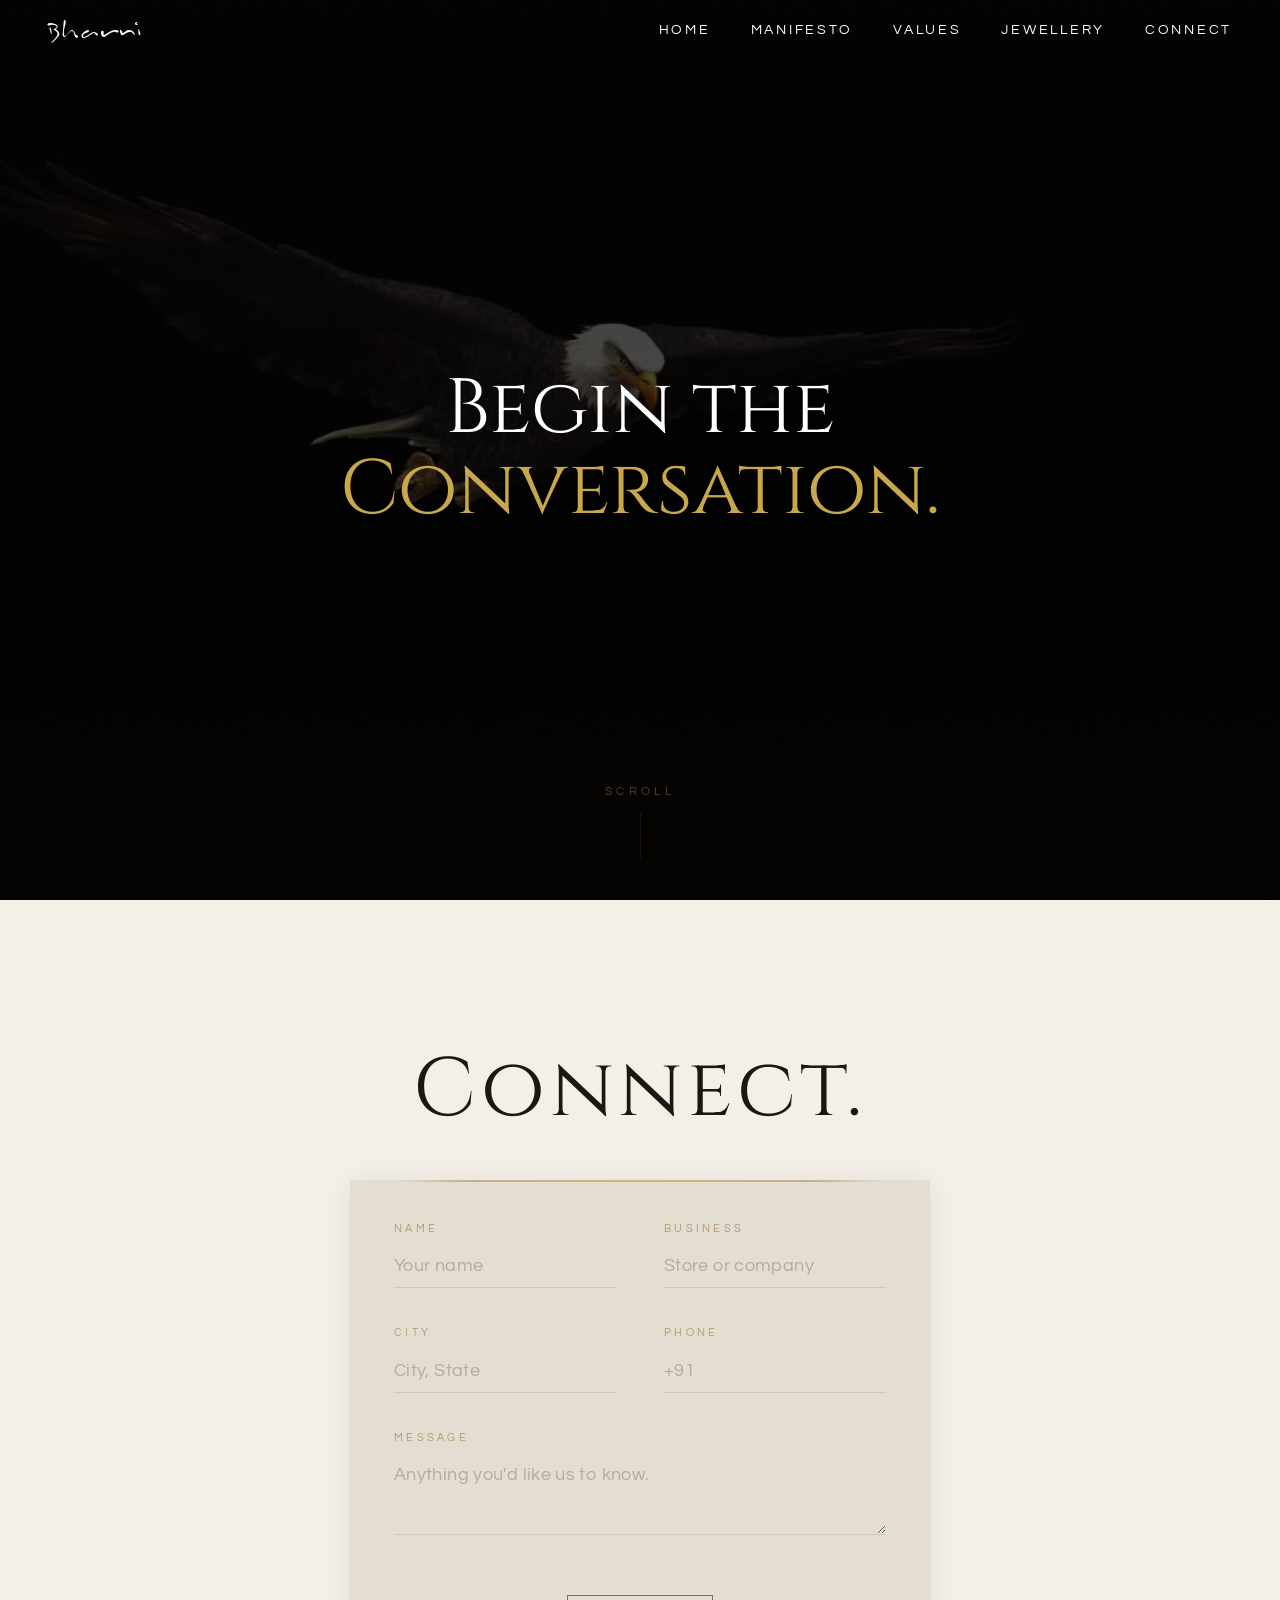
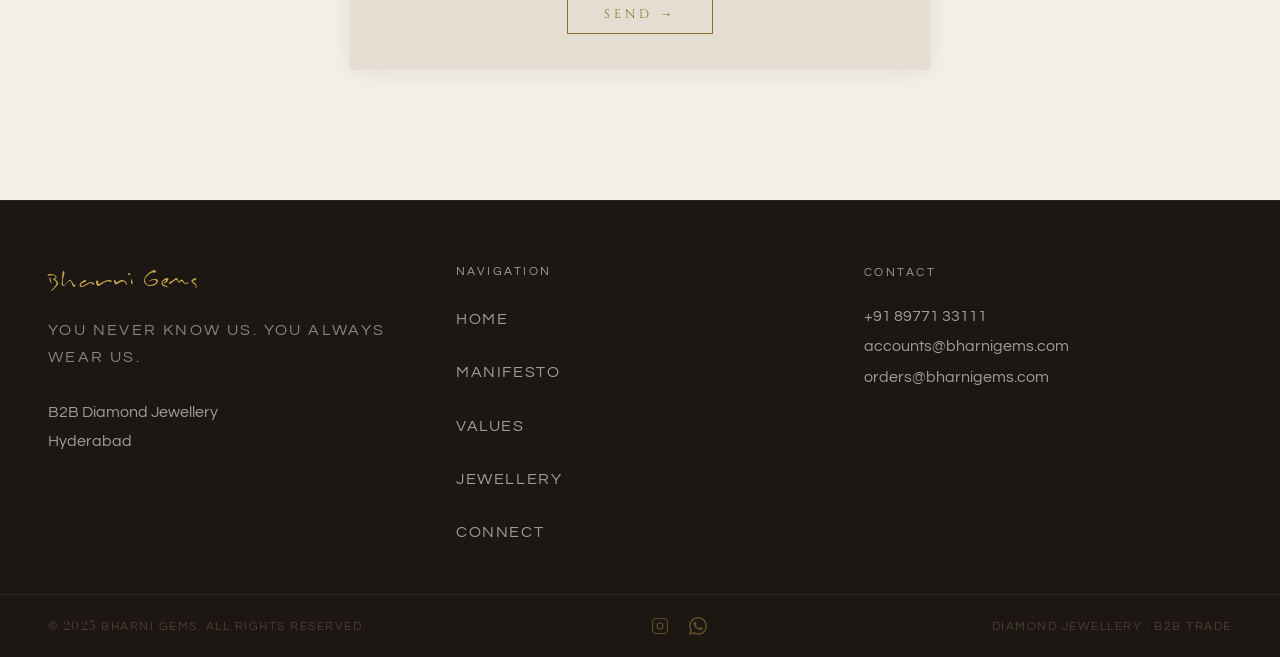
<file: pages/contact_light.html>
<!DOCTYPE html>
<html lang="en">
<head>
  <meta charset="UTF-8">
  <meta name="viewport" content="width=device-width, initial-scale=1.0">
  <link rel="preconnect" href="https://fonts.googleapis.com">
  <link rel="preconnect" href="https://fonts.gstatic.com" crossorigin>
  <link rel="stylesheet" href="https://fonts.googleapis.com/css2?family=Questrial&family=Cinzel:wght@400;500&family=Bodoni+Moda:opsz,wght@6..96,400;6..96,500&display=swap">

  <title>Connect — Bharni | B2B Diamond Jewellery Hyderabad</title>
  <meta name="description" content="Interested in stocking Bharni? Reach out for trade pricing, catalogues and partnership terms. B2B diamond jewellery from Hyderabad.">
  <meta name="keywords" content="B2B diamond jewellery Hyderabad, diamond jewellery manufacturer India, wholesale diamond jewellery, diamond rings, necklaces bangles earrings pendants tanmaniya">
  <meta name="robots" content="index, follow">
  <link rel="canonical" href="https://bharnigems.com/pages/contact_light.html">
  <meta property="og:type" content="website">
  <meta property="og:url" content="https://bharnigems.com/pages/contact_light.html">
  <meta property="og:title" content="Connect — Bharni | B2B Diamond Jewellery Hyderabad">
  <meta property="og:description" content="Interested in stocking Bharni? Reach out for trade pricing, catalogues and partnership terms. B2B diamond jewellery from Hyderabad.">
  <meta property="og:image" content="https://bharnigems.com/assets/images/og-image.jpg">
  <meta property="og:site_name" content="Bharni">
  <meta name="twitter:card" content="summary_large_image">
  <meta name="twitter:title" content="Connect — Bharni | B2B Diamond Jewellery Hyderabad">
  <meta name="twitter:description" content="Interested in stocking Bharni? Reach out for trade pricing, catalogues and partnership terms. B2B diamond jewellery from Hyderabad.">
  <link rel="stylesheet" href="../assets/css/global.css">
  <style>

    /* ── Video Hero ───────────────────────────────────────── */
    .contact-hero {
      position: relative;
      height: 100vh;
      overflow: hidden;
      display: flex;
      align-items: center;
      justify-content: center;
    }

    .contact-hero__video {
      position: absolute;
      inset: 0;
      width: 100%;
      height: 100%;
      object-fit: cover;
      z-index: 0;
    }

    .contact-hero__overlay {
      position: absolute;
      inset: 0;
      z-index: 1;
      background:
        radial-gradient(ellipse 100% 100% at 50% 50%,
          rgba(5,4,3,0.5) 0%,
          rgba(5,4,3,0.75) 100%
        ),
        linear-gradient(to bottom,
          rgba(5,4,3,0.6) 0%,
          rgba(5,4,3,0.45) 30%,
          rgba(5,4,3,0.45) 70%,
          rgba(5,4,3,0.9) 100%
        );
    }

    .contact-hero__content {
      position: relative;
      z-index: 2;
      text-align: center;
      padding: 0 40px;
      opacity: 0;
      animation: fadeIn 1.6s ease 0.8s forwards;
    }

    .contact-hero__label {
      font-size: 0.78rem;
      letter-spacing: 0.38em;
      text-transform: uppercase;
      color: rgba(138,111,46,0.7);
      display: block;
      margin-bottom: 24px;
    }

    .contact-hero__title {
      font-family: var(--font-display);
      font-size: clamp(3rem, 6vw, 5.5rem);
      font-weight: 300;
      color: #ffffff !important;
      line-height: 1.05;
      text-shadow: 0 2px 24px rgba(0,0,0,0.4);
    }

    .contact-hero__title em {
      color: #c9a84c !important;
      font-style: normal;
    }

    /* Scroll indicator */
    .contact-hero__scroll {
      position: absolute;
      bottom: 40px;
      left: 50%;
      transform: translateX(-50%);
      z-index: 3;
      display: flex;
      flex-direction: column;
      align-items: center;
      gap: 10px;
      opacity: 0;
      animation: fadeIn 1s ease 2.5s forwards;
    }

    .contact-hero__scroll-text {
      font-size: 0.78rem;
      letter-spacing: 0.35em;
      text-transform: uppercase;
      color: rgba(201,168,76,0.4);
    }

    .contact-hero__scroll-track {
      width: 1px;
      height: 48px;
      background: rgba(201,168,76,0.1);
      position: relative;
      overflow: hidden;
    }

    .contact-hero__scroll-thumb {
      position: absolute;
      top: -50%; left: 0;
      width: 100%; height: 50%;
      background: var(--gold);
      animation: scrollThumb 2s ease-in-out 3s infinite;
    }

    /* ── Marquee ──────────────────────────────────────────── */




    /* ── Contact Body ─────────────────────────────────────── */
    .contact-body {
      display: grid;
      grid-template-columns: 1fr 1.5fr;
      min-height: 80vh;
    }

    /* Left panel */
    .contact-info {
      padding: 100px 80px;
      border-right: 1px solid var(--line);
      display: flex;
      flex-direction: column;
      justify-content: space-between;
    }

    .contact-info__statement {
      font-family: var(--font-display);
      font-size: clamp(1.84rem, 2.875vw, 2.53rem);
      font-weight: 400;
      letter-spacing: 0.05em;
      color: #1c1712;
      line-height: 1.7;
      margin-bottom: 64px;
    }
    .contact-info__statement .quiet {
      display: block;
      font-family: var(--font-body);
      font-style: normal;
      font-size: 1.45rem;
      letter-spacing: 0.02em;
      line-height: 2;
      color: #3a3028;
      margin-top: 20px;
    }

    .contact-info__statement em {
      color: var(--gold-light);
      font-style: normal;
    }

    .contact-detail {
      margin-bottom: 36px;
    }

    .contact-detail__label {
      font-size: 0.78rem;
      letter-spacing: 0.32em;
      text-transform: uppercase;
      color: var(--gold);
      opacity: 0.6;
      display: block;
      margin-bottom: 8px;
    }

    .contact-detail__value {
      font-family: var(--font-display);
      font-size: 1.45rem;
      color: #ffffff;
      line-height: 1.5;
    }

    .contact-detail__value a {
      transition: color 0.2s;
    }

    .contact-detail__value a:hover { color: var(--gold-light); }

    .contact-info__hours {
      padding-top: 36px;
      border-top: 1px solid var(--line);
      margin-top: 40px;
    }

    .contact-info__hours p {
      font-size: 1rem;
      color: #3a3028;
      line-height: 1.9;
    }

    /* Right panel — form */
    .contact-form-wrap {
      padding: 100px 80px;
    }

    .contact-form__heading {
      font-family: var(--font-display);
      font-size: clamp(1.84rem, 2.875vw, 2.53rem);
      font-weight: 300;
      color: #1c1712;
      margin-bottom: 8px;
    }

    .contact-form__sub {
      font-size: 1rem;
      color: #3a3028;
      margin-bottom: 52px;
      letter-spacing: 0.04em;
    }

    .form-group { margin-bottom: 28px; }

    .form-row {
      display: grid;
      grid-template-columns: 1fr 1fr;
      gap: 24px;
    }

    .form-label {
      display: block;
      font-size: 0.78rem;
      letter-spacing: 0.22em;
      text-transform: uppercase;
      color: rgba(138,111,46,0.55);
      margin-bottom: 10px;
    }

    .form-input,
    .form-select,
    .form-textarea {
      width: 100%;
      background: transparent;
      border: none;
      border-bottom: 1px solid var(--line);
      padding: 10px 0;
      font-family: var(--font-body);
      font-size: 1.38rem;
      font-weight: 300;
      color: #1c1712;
      outline: none;
      transition: border-color 0.3s;
      appearance: none;
      -webkit-appearance: none;
    }

    .form-input::placeholder,
    .form-textarea::placeholder { color: rgba(28,23,18,0.25); }

    .form-input:focus,
    .form-select:focus,
    .form-textarea:focus { border-bottom-color: var(--gold); }

    .form-select {
      cursor: pointer;
      background-image: url("data:image/svg+xml,%3Csvg width='12' height='8' viewBox='0 0 12 8' fill='none' xmlns='http://www.w3.org/2000/svg'%3E%3Cpath d='M1 1l5 5 5-5' stroke='%238a6f2e' stroke-width='1.2' stroke-linecap='round'/%3E%3C/svg%3E");
      background-repeat: no-repeat;
      background-position: right 4px center;
      padding-right: 24px;
    }

    .form-select option { background: #ede8de; color: #1c1712; }

    .form-textarea {
      resize: vertical;
      min-height: 90px;
      line-height: 1.7;
    }

    .form-check {
      display: flex;
      align-items: flex-start;
      gap: 12px;
      margin-bottom: 32px;
    }

    .form-check input[type="checkbox"] {
      appearance: none;
      width: 14px; height: 14px;
      border: 1px solid rgba(201,168,76,0.3);
      flex-shrink: 0;
      margin-top: 2px;
      cursor: pointer;
      position: relative;
      transition: background 0.2s;
    }

    .form-check input[type="checkbox"]:checked {
      background: var(--gold);
      border-color: var(--gold);
    }

    .form-check input[type="checkbox"]:checked::after {
      content: '';
      position: absolute;
      top: 1px; left: 4px;
      width: 4px; height: 7px;
      border: 1.5px solid #f4f0e8;
      border-top: none;
      border-left: none;
      transform: rotate(45deg);
    }

    .form-check label {
      font-size: 1.1rem;
      color: #3a3028;
      line-height: 1.7;
      cursor: pointer;
    }

    .form-submit {
      display: flex;
      align-items: center;
      justify-content: space-between;
      margin-top: 40px;
      padding-top: 32px;
      border-top: 1px solid var(--line);
    }

    .form-submit__note {
      font-family: var(--font-display);
      font-size: 1.1rem;
      font-style: normal;
      color: #3a3028;
      max-width: 200px;
      line-height: 1.6;
    }

    .form-success {
      display: none;
      text-align: center;
      padding: 80px 0;
    }

    .form-success__icon {
      width: 48px; height: 48px;
      border: 1px solid var(--gold);
      transform: rotate(45deg);
      margin: 0 auto 28px;
    }

    .form-success h3 {
      font-family: var(--font-display);
      font-size: 1.2rem;
      font-weight: 400;
      color: #1c1712;
      margin-bottom: 12px;
    }

    .form-success p {
      font-size: 1rem;
      color: #3a3028;
    }

    /* ── Keyframes ────────────────────────────────────────── */
    @keyframes fadeIn {
      from { opacity: 0; }
      to   { opacity: 1; }
    }

    @keyframes scrollThumb {
      0%   { top: -50%; }
      100% { top: 100%; }
    }

    /* ── Responsive ───────────────────────────────────────── */

    @media (max-width: 768px) {
      .contact-hero  { padding: 80px 20px 48px; min-height: auto; }
      .contact-body  { grid-template-columns: 1fr; min-height: 0; padding: 0; align-items: start; }
      .contact-info  {
        padding: 48px 20px;
        border-right: none;
        border-bottom: 1px solid var(--line);
        justify-content: flex-start;
        height: auto;
        min-height: 0;
      }
      .contact-info__statement { margin-bottom: 40px; }
      .contact-detail { margin-bottom: 28px; }
      .contact-form-wrap { padding: 48px 20px; }
      .contact-form__sub { margin-bottom: 36px; }
      .form-row      { grid-template-columns: 1fr; gap: 0; }
    }

    @media (max-width: 430px) {
      .contact-hero  { padding: 64px 16px 36px; }
      .contact-info  { padding: 40px 16px; }
      .contact-form-wrap { padding: 40px 16px; }
    }
  

    
/* ── Form contact strip ── */
.form-contact-strip {
  margin-top: 20px;
  padding-top: 20px;
  border-top: 1px solid rgba(28,23,18,0.1);
  width: 100%;
  display: flex;
  flex-direction: column;
  align-items: center;
  gap: 5px;
}
.form-contact-strip__item {
  font-size: 0.78rem;
  color: rgba(28,23,18,0.38);
  letter-spacing: 0.06em;
  text-align: center;
  white-space: nowrap;
}

@media (max-width: 768px) {
  .contact-body { padding: 60px 20px 48px !important; }
  .contact-body form { max-width: 100% !important; }
  .contact-body > form > div { grid-template-columns: 1fr !important; gap: 0 !important; }
  .contact-body h1 { font-size: clamp(2.5rem, 10vw, 4rem) !important; margin-bottom: 40px !important; }
  .nf { margin-bottom: 28px; }
  .ni { font-size: 1rem; }
  .contact-body > form > div > div[style*="span 2"] { grid-column: span 1 !important; }
  /* Reduce gap between message field and send button */
  .ns-btn { margin-top: 20px !important; }
  /* Compact the message textarea */
  #message { rows: 3; }
  /* Letter box mobile padding */
  .letter-form-box { padding: 32px 24px 28px; }
  .letter-form-box::before { left: 24px; right: 24px; }
}
</style>



  <style>
/* ── LIGHT THEME — loaded last, overrides all ── */
/* ═══════════════════════════════════════════════════════════════
   BHARNI GEMS — LIGHT / CREAM THEME
   Premium cream ground. Deep ink. Warm gold.
   Same DNA, different mood. Every page, fully considered.
   ═══════════════════════════════════════════════════════════════ */

/* ── Token Overrides ────────────────────────────────────────── */
:root {
  --black:        #f4f0e8;
  --obsidian:     #ede8de;
  --obsidian-2:   #e5dfd3;
  --obsidian-3:   #d9d1c4;
  --gold:         #8a6f2e;
  --gold-light:   #9a7f3a;
  --gold-dim:     #b89840;
  --champagne:    #1c1712;
  --champagne-2:  #2e261c;
  --white:        #1c1712;
  --muted:        #4a4035;
  --line:         rgba(138,111,46,0.18);
}

/* ── Base ───────────────────────────────────────────────────── */
body           { background: #f4f0e8 !important; color: #1c1712 !important; }
.reveal { opacity: 1 !important; transform: none !important; }

body::before   { opacity: 0.18 !important; }

::-webkit-scrollbar-track { background: #f4f0e8 !important; }
::-webkit-scrollbar-thumb { background: #b89840 !important; }
::selection    { background: rgba(138,111,46,0.2) !important; color: #1c1712 !important; }

/* ── Nav ────────────────────────────────────────────────────── */
.nav.scrolled  { background: rgba(244,240,232,1) !important; border-color: rgba(138,111,46,0.12) !important; }
.nav[data-bg="light"] .nav__logo { color: #1c1712 !important; }
.nav[data-bg="light"] .nav__logo:hover span { color: #8a6f2e !important; }
.nav[data-bg="light"] .nav__links a { color: #4a4035 !important; }
.nav[data-bg="light"] .nav__links a:hover, .nav[data-bg="light"] .nav__links a.active { color: #8a6f2e !important; }
.nav[data-bg="dark"] .nav__logo { color: #ffffff !important; }
.nav[data-bg="dark"] .nav__links a { color: #ffffff !important; }
.nav[data-bg="dark"] .nav__links a:hover { color: var(--gold) !important; }
.nav[data-bg="brown"] .nav__logo { color: #ffffff !important; }
.nav[data-bg="brown"] .nav__links a { color: #ffffff !important; }
.nav[data-bg="brown"] .nav__links a:hover { color: var(--gold) !important; }
.nav[data-bg="dark"] .nav__hamburger span { background: #ffffff !important; }
.nav[data-bg="light"] .nav__hamburger span { background: #1c1712 !important; }
.nav[data-bg="brown"] .nav__hamburger span { background: #ffffff !important; }
/* Mobile overlay — keep dark */
@media (max-width:768px) {
  .nav__links  { background: rgba(28,23,18,0.98) !important; }
  .nav__links a { color: #f4f0e8 !important; }
  .nav__links a.active { color: #c9a84c !important; }
}

/* ── Typography ─────────────────────────────────────────────── */
em             { color: #8a6f2e !important; }
.section-label { color: #8a6f2e !important; }
.display-1, .display-2, .display-3 { color: #1c1712 !important; }
.body-text     { color: #2e261c !important; }
.t-whisper     { color: #3a3028 !important; }
.t-statement   { color: #1c1712 !important; }
.t-statement em{ color: #8a6f2e !important; }
.gold-rule     { background: #8a6f2e !important; }
.divider::before, .divider::after { background: linear-gradient(90deg,transparent,rgba(138,111,46,0.25),transparent) !important; }
.divider__diamond { background: #8a6f2e !important; }

/* ── Buttons ────────────────────────────────────────────────── */
.btn           { color: #1c1712 !important; border-color: #8a6f2e !important; background: transparent !important; }
.btn:hover     { background: #8a6f2e !important; color: #f4f0e8 !important; }

/* ── Page hero (inner pages) ────────────────────────────────── */
.page-hero     { border-bottom-color: rgba(138,111,46,0.15) !important; }
.page-hero__bg { background: linear-gradient(145deg, #e5dfd3 0%, #cec6b8 100%) !important; }
.page-hero__bg::after { background: linear-gradient(to top, #f4f0e8, transparent) !important; }
.page-hero__title { color: #ffffff !important; }
.page-hero__number { color: rgba(138,111,46,0.07) !important; }

/* ── Trade CTA — dark block for contrast punch ──────────────── */
.trade-cta              { background: #1c1712 !important; }
.trade-cta .section-label { color: rgba(201,168,76,0.65) !important; }
.trade-cta__title       { color: #f4f0e8 !important; }
.trade-cta__title em    { color: #c9a84c !important; }
.trade-cta__sub         { color: rgba(244,240,232,0.72) !important; }
.trade-cta__corner      { border-color: rgba(201,168,76,0.25) !important; }
.trade-cta .btn         { color: #f4f0e8 !important; border-color: rgba(201,168,76,0.4) !important; }
.trade-cta .btn:hover   { background: #c9a84c !important; color: #1c1712 !important; border-color: #c9a84c !important; }

/* ── Footer — keep dark ─────────────────────────────────────── */
footer, footer .footer  { background: #1c1712 !important; }
.footer__brand          { color: #c9a84c !important; }
.footer__tagline        { color: rgba(244,240,232,0.5) !important; }
.footer__links a, .footer__contact a { color: rgba(244,240,232,0.62) !important; }
.footer__links a:hover, .footer__contact a:hover { color: #c9a84c !important; }
.footer__bottom         { border-top-color: rgba(244,240,232,0.08) !important; }
.footer__copy           { color: rgba(244,240,232,0.32) !important; }
.footer__social-link    { color: rgba(201,168,76,0.4) !important; }
.footer__social-link:hover { color: #c9a84c !important; }
footer p[style]         { color: rgba(244,240,232,0.62) !important; }

/* ════════════════════════════════════════
   HOME PAGE (index.html / index_light.html)
   ════════════════════════════════════════ */

/* Hero video stays dark — it's a full-bleed video */
/* Hero video — keep overlay exactly as dark, no change */
/* .hero__overlay intentionally NOT overridden */
.hero__tagline  { color: #8a6f2e !important; }
.hero__scroll-label { color: #8a6f2e !important; }
.hero__scroll-line  { background: #8a6f2e !important; }
.hero__corner   { border-color: rgba(138,111,46,0.3) !important; }

/* Philosophy */
.philosophy     { background: #ede8de !important; }
.philosophy__quote { color: #1c1712 !important; }
.philosophy__quote em { color: #8a6f2e !important; }
.philosophy .body-text { color: #3a3028 !important; }

/* Collections section */
.collections    { background: #f4f0e8 !important; }
.coll-meta      { background: #f4f0e8 !important; }
.coll-meta__name { color: #1c1712 !important; }
.coll-corner    { border-color: rgba(138,111,46,0.25) !important; }

/* 7P's */
.values         { background: #f4f0e8 !important; }
.values__intro .display-2 { color: #1c1712 !important; }
.values__body-text { color: rgba(28,23,18,0.6) !important; }
.p-scene        { border-top-color: rgba(138,111,46,0.12) !important; }
.p-scene__title { color: #1c1712 !important; }
.p-scene__rule  { background: #8a6f2e !important; }
.p-scene__hook  { color: #8a6f2e !important; }
.p-scene__text  { color: rgba(28,23,18,0.72) !important; }
.p-motif-stroke      { stroke: rgba(138,111,46,0.5) !important; }
.p-motif-stroke-soft { stroke: rgba(138,111,46,0.28) !important; }
.p-motif-fill-soft   { fill:   rgba(138,111,46,0.06) !important; }

/* ════════════════════════════════════════
   COLLECTIONS PAGE
   ════════════════════════════════════════ */
.cat-tabs       { background: #ede8de !important; border-bottom-color: rgba(138,111,46,0.15) !important; }
.cat-tab        { color: #4a4035 !important; }
.cat-tab:hover  { color: #8a6f2e !important; }
.cat-tab.active { color: #8a6f2e !important; border-bottom-color: #8a6f2e !important; }
.cat-section    { border-top-color: rgba(138,111,46,0.12) !important; }
.cat-header     { border-bottom-color: rgba(138,111,46,0.12) !important; }
.cat-title      { color: #1c1712 !important; }
.cat-desc       { color: #3a3028 !important; }
.pcard          { background: #e5dfd3 !important; }
.pcard::after   { border-color: rgba(138,111,46,0) !important; }
.pcard:hover::after { border-color: rgba(138,111,46,0.4) !important; }
.pcard__images  { background: #d9d1c4 !important; }
/* Product images stay as-is on cream — natural light look */
.trade-bar      { background: #ede8de !important; border-color: rgba(138,111,46,0.15) !important; }
.trade-bar h3   { color: #1c1712 !important; }
.trade-bar p    { color: #3a3028 !important; }
.single-trade-bar { border-top-color: rgba(138,111,46,0.12) !important; }
.single-trade-bar p { color: #3a3028 !important; }

/* ════════════════════════════════════════
   MANIFESTO PAGE
   ════════════════════════════════════════ */

/* Video hero — stays dark naturally (video bg) */
/* Content below the video */
.manifesto-body { background: #f4f0e8 !important; }
.manifesto-body p { color: rgba(28,23,18,0.85) !important; }
.manifesto-body h2 { color: rgba(138,111,46,0.8) !important; }
.manifesto-body h2::before { background: rgba(138,111,46,0.35) !important; }
.manifesto-intro { color: #1c1712 !important; border-bottom-color: rgba(138,111,46,0.15) !important; }
.manifesto-intro .intro-quiet { color: rgba(28,23,18,0.82) !important; }
.manifesto-section { border-bottom-color: rgba(138,111,46,0.12) !important; }
.manifesto-pull { color: #1c1712 !important; }
.manifesto-pull em { color: #8a6f2e !important; }
.t-statement    { color: #1c1712 !important; }
.hl             { color: #1c1712 !important; border-bottom-color: rgba(138,111,46,0.3) !important; }
.hl-gold        { color: #8a6f2e !important; }
/* 7P grid on manifesto */
.seven-p        { background: rgba(138,111,46,0.12) !important; border-color: rgba(138,111,46,0.12) !important; }
.seven-p__item  { background: #f4f0e8 !important; }
.seven-p__item:hover { background: #ede8de !important; }
.seven-p__num   { color: rgba(138,111,46,0.18) !important; }
.seven-p__title { color: #1c1712 !important; }
.seven-p__text  { color: #3a3028 !important; }

/* ════════════════════════════════════════
   VISION PAGE
   ════════════════════════════════════════ */

/* Video hero — stays dark (video) */
/* Statement block */
.vision-statement { background: #ede8de !important; border-bottom-color: rgba(138,111,46,0.12) !important; }
.vision-statement::before { color: rgba(138,111,46,0.04) !important; }
.vision-statement__line { color: #1c1712 !important; }
.vision-statement__line--gold { color: #8a6f2e !important; }
.vision-statement__rule { background: rgba(138,111,46,0.25) !important; }
.vision-statement__context-text { color: #3a3028 !important; }

/* Explanation */
.vision-explanation { background: #f4f0e8 !important; border-bottom-color: rgba(138,111,46,0.12) !important; }
.vision-explanation__heading { color: #1c1712 !important; }
.vision-explanation__heading em { color: #8a6f2e !important; }
.vision-para    { border-bottom-color: rgba(138,111,46,0.12) !important; }
.vision-para:first-child { border-top-color: rgba(138,111,46,0.12) !important; }
.vision-para__num { color: rgba(138,111,46,0.1) !important; }
.vision-para:hover .vision-para__num { color: rgba(138,111,46,0.55) !important; }
.vision-para__title { color: #8a6f2e !important; }
.vision-para__key { color: #1c1712 !important; }
.vision-para__key em { color: #8a6f2e !important; }
.vision-para__body { color: #3a3028 !important; }

/* Pull quote */
.vision-pullquote { background: #ede8de !important; border-bottom-color: rgba(138,111,46,0.12) !important; }
.vision-pullquote::before { background: radial-gradient(ellipse 60% 70% at 50% 50%, rgba(138,111,46,0.06) 0%, transparent 65%) !important; }
.vision-pullquote__rule { background: linear-gradient(to bottom, transparent, rgba(138,111,46,0.28)) !important; }
.vision-pullquote__rule--bottom { background: linear-gradient(to bottom, rgba(138,111,46,0.28), transparent) !important; }
.vision-pullquote__quote { color: #1c1712 !important; }
.vision-pullquote__quote em { color: #8a6f2e !important; }

/* Pillars */
.vision-pillars { background: #f4f0e8 !important; border-bottom-color: rgba(138,111,46,0.12) !important; }
.vision-pillar  { border-bottom-color: rgba(138,111,46,0.12) !important; }
.vision-pillar:first-child { border-top-color: rgba(138,111,46,0.12) !important; }
.vision-pillar__num { color: rgba(138,111,46,0.1) !important; }
.vision-pillar:hover .vision-pillar__num { color: rgba(138,111,46,0.55) !important; }
.vision-pillar__title { color: #1c1712 !important; }
.vision-pillar__text { color: #3a3028 !important; }
.vision-pillar__text em { color: #3a3028 !important; font-style: normal; }

/* Close / Karma section */
.vision-close   { border-top-color: rgba(138,111,46,0.12) !important; }
.vision-close__bg { background: radial-gradient(ellipse 50% 60% at 50% 50%, rgba(138,111,46,0.06) 0%, transparent 65%) !important; }

/* ════════════════════════════════════════
   CONTACT PAGE
   ════════════════════════════════════════ */

/* Video hero stays dark */
/* Info panel */
.nf { margin-bottom: 36px; }
.nl { font-size: 0.68rem; letter-spacing: 0.3em; text-transform: uppercase; color: rgba(138,111,46,0.6); display: block; margin-bottom: 10px; transition: color 0.3s; }
.ni { display: block; width: 100%; font-size: 1.15rem; padding: 8px 0 12px; border-bottom: 1px solid rgba(28,23,18,0.1); transition: border-color 0.3s; background: none; border-top: none; border-left: none; border-right: none; outline: none; font-family: var(--font-body); color: #1c1712; letter-spacing: 0.02em; }
.ni::placeholder { color: rgba(28,23,18,0.25); }
.nf:focus-within .nl { color: #8a6f2e; }
.nf:focus-within .ni { border-color: #8a6f2e; }
.ns-btn { font-family: var(--font-display); font-size: 0.78rem; letter-spacing: 0.32em; text-transform: uppercase; color: #8a6f2e; cursor: pointer; padding: 10px 36px; border: 1px solid #8a6f2e; background: none; transition: all 0.3s; }
.ns-btn:hover { background: #8a6f2e; color: #f4f0e8; }

/* ── Letter form box — concept C ── */
.letter-form-box {
  width: 100%;
  max-width: 580px;
  background: #e4ddd1;
  position: relative;
  padding: 40px 44px 36px;
  box-shadow: 0 2px 24px rgba(28,23,18,0.08);
}
/* gold top rule */
.letter-form-box::before {
  content: '';
  position: absolute;
  top: 0; left: 44px; right: 44px;
  height: 2px;
  background: linear-gradient(to right,
    transparent,
    rgba(138,111,46,0.4) 15%,
    rgba(201,168,76,0.7) 50%,
    rgba(138,111,46,0.4) 85%,
    transparent
  );
}
.contact-info   { border-right-color: rgba(138,111,46,0.12) !important; }
.contact-info__statement { color: #1c1712 !important; }
.contact-info__statement .quiet { color: #3a3028 !important; }
.contact-info__statement em { color: #8a6f2e !important; }
.contact-detail__label  { color: #8a6f2e !important; opacity: 0.8 !important; }
.contact-detail__value  { color: #1c1712 !important; }
.contact-detail__value a { color: #1c1712 !important; }
.contact-detail__value a:hover { color: #8a6f2e !important; }
.contact-info__hours    { border-top-color: rgba(138,111,46,0.12) !important; }
.contact-info__hours p  { color: #3a3028 !important; }

/* Form */
.contact-form__heading  { color: #1c1712 !important; }
.contact-form__sub      { color: #3a3028 !important; }
.form-label             { color: rgba(138,111,46,0.55) !important; }
.form-input, .form-select, .form-textarea {
  border-bottom-color: rgba(138,111,46,0.22) !important;
  color: #1c1712 !important;
  background: transparent !important;
}
.form-input::placeholder, .form-textarea::placeholder { color: rgba(28,23,18,0.25) !important; }
.form-input:focus, .form-select:focus, .form-textarea:focus { border-bottom-color: #8a6f2e !important; }
.form-select option     { background: #ede8de !important; color: #1c1712 !important; }
.form-check input[type="checkbox"] { border-color: rgba(138,111,46,0.3) !important; }
.form-check input[type="checkbox"]:checked { background: #8a6f2e !important; border-color: #8a6f2e !important; }
.form-check input[type="checkbox"]:checked::after { border-color: #f4f0e8 !important; }
.form-check label       { color: #3a3028 !important; }
.form-submit            { border-top-color: rgba(138,111,46,0.12) !important; }
.form-submit__note      { color: #3a3028 !important; }
.form-success__icon     { border-color: #8a6f2e !important; }
.form-success h3        { color: #1c1712 !important; }
.form-success p         { color: #3a3028 !important; }

  
@media (max-width: 768px) {
  .nav { padding: 0 20px; }
  .scroll-video-text { padding: 0 20px !important; }
  .contact-body { padding: 48px 20px 48px !important; }
  .contact-body h1 { font-size: clamp(2.5rem, 10vw, 4rem) !important; margin-bottom: 36px !important; }
  .contact-body form > div { grid-template-columns: 1fr !important; gap: 0 !important; }
  .contact-body form > div > div[style*="span 2"] { grid-column: span 1 !important; }
  .nf { margin-bottom: 24px !important; }
  .footer { grid-template-columns: 1fr !important; gap: 32px !important; padding: 48px 20px 32px !important; }
  .footer__bottom { flex-direction: column !important; gap: 10px !important; text-align: center !important; padding: 20px !important; }
}
</style>
</head>
<body>

  <nav class="nav">
    <a class="nav__logo" href="../index.html"><span style="font-family:var(--font-brand);font-size: 1.8rem;font-weight:normal;letter-spacing:0.02em;text-transform:none">Bharni</span></a>
    <ul class="nav__links" id="navLinks">
      <li><a href="../index.html">Home</a></li>
      <li><a href="manifesto_light.html">Manifesto</a></li>
      <li><a href="values_light.html">Values</a></li>
      <li><a href="collections_light.html">Jewellery</a></li>
      <li><a href="contact_light.html">Connect</a></li>
    </ul>
    <button class="nav__hamburger" id="navHamburger" aria-label="Menu"><span></span><span></span><span></span></button>
  </nav>

  <!-- ── Video Hero ──────────────────────────────────────── -->
  <section class="contact-hero" id="contactHero">
    <video class="contact-hero__video" id="heroVideo" autoplay muted playsinline webkit-playsinline preload="auto" poster="../assets/images/posters/contact_hero-poster.jpg">
      <source src="../assets/videos/contact_hero.mp4" type="video/mp4">
    </video>
    <div class="contact-hero__overlay"></div>

    <div class="contact-hero__content">
      <h1 class="contact-hero__title">
        Begin the<br><em>Conversation.</em>
      </h1>
    </div>

    <div class="contact-hero__scroll">
      <span class="contact-hero__scroll-text">Scroll</span>
      <div class="contact-hero__scroll-track">
        <div class="contact-hero__scroll-thumb"></div>
      </div>
    </div>
  </section>

  <!-- ── Contact Body ────────────────────────────────────── -->
  <div class="contact-body" style="min-height:100vh;display:flex;flex-direction:column;align-items:center;justify-content:center;padding:80px 32px 60px;background:#f4f0e8;">

    <h1 style="font-family:var(--font-display);font-size:clamp(3.68rem,6.44vw,5.52rem);font-weight:400;color:#1c1712;letter-spacing:0.06em;line-height:1;margin-bottom:48px;text-align:center;">Connect.</h1>

    <div class="letter-form-box">

    <form id="contactForm" action="https://api.web3forms.com/submit" method="POST" onsubmit="handleSubmit(event)" style="width:100%;display:flex;flex-direction:column;align-items:center;">

      <!-- Web3Forms delivers submissions to the email tied to this access key.
           Get yours free at https://web3forms.com (enter bharnigems@yahoo.in),
           then replace the value below with the key they email you. -->
      <input type="hidden" name="access_key" value="0d3052e4-5436-42ec-b978-c3b3ccc1efca">
      <input type="hidden" name="subject" value="New Bharni Connect inquiry">
      <input type="hidden" name="from_name" value="Bharni Gems — Website">
      <input type="checkbox" name="botcheck" tabindex="-1" aria-hidden="true" style="display:none !important">

      <div style="display:grid;grid-template-columns:1fr 1fr;gap:0 48px;width:100%;">

        <div class="nf">
          <span class="nl">Name</span>
          <input class="ni" type="text" id="name" name="Name" placeholder="Your name" required/>
        </div>
        <div class="nf">
          <span class="nl">Business</span>
          <input class="ni" type="text" id="store" name="Business" placeholder="Store or company" required/>
        </div>
        <div class="nf">
          <span class="nl">City</span>
          <input class="ni" type="text" id="city" name="City" placeholder="City, State" required/>
        </div>
        <div class="nf">
          <span class="nl">Phone</span>
          <input class="ni" type="tel" id="phone" name="Phone" placeholder="+91" required/>
        </div>
        <div class="nf" style="grid-column:span 2;">
          <span class="nl">Message</span>
          <textarea class="ni" id="message" name="Message" rows="3" placeholder="Anything you'd like us to know."></textarea>
        </div>

      </div>

      <button type="submit" class="ns-btn" style="margin-top:24px;">Send →</button>


    </form>

    <div class="form-success" id="formSuccess" style="display:none;text-align:center;">
      <h3 style="font-family:var(--font-display);font-size:1.5rem;color:#1c1712;margin-bottom:12px;">Received.</h3>
      <p style="font-size:0.9rem;color:rgba(28,23,18,0.5);">We'll be in touch within one business day.</p>
    </div>

    </div><!-- /letter-form-box -->

  </div>

  <footer>
    <div class="footer">
      <div>
        <div class="footer__brand" style="font-family:var(--font-brand);font-size:1.6rem;font-weight:normal;letter-spacing:0.03em;text-transform:none">Bharni Gems</div>
        <div class="footer__tagline">You never know us. You always wear us.</div>
        <br>
        <p class="footer__brand-extra" style="font-size:1rem;color:#ffffff;line-height:1.8">B2B Diamond Jewellery<br>Hyderabad</p>
      </div>
      <div>
        <p style="font-size: 0.78rem;letter-spacing:0.2em;text-transform:uppercase;color:var(--gold);margin-bottom:16px;">Navigation</p>
        <ul class="footer__links">
          <li><a href="../index.html">Home</a></li>
          <li><a href="manifesto_light.html">Manifesto</a></li>
          <li><a href="values_light.html">Values</a></li>
          <li><a href="collections_light.html">Jewellery</a></li>
          <li><a href="contact_light.html">Connect</a></li>
        </ul>
      </div>
      <div class="footer__contact">
        <p class="footer__contact-label" style="font-size:0.78rem;letter-spacing:0.2em;text-transform:uppercase;color:var(--gold);margin-bottom:16px;">Contact</p>
        <p>
          <a href="tel:+918977133111">+91 89771 33111</a><br>
          <a href="mailto:accounts@bharnigems.com" style="text-transform:lowercase">accounts@bharnigems.com</a><br>
          <a href="mailto:orders@bharnigems.com" style="text-transform:lowercase">orders@bharnigems.com</a>
                <div class="footer__contact-social">
          <a href="https://www.instagram.com/bharni.gems?igsh=OGlmN3N3a3o3ZjUx" target="_blank" rel="noopener" aria-label="Instagram" class="footer__social-link">
            <svg width="18" height="18" viewBox="0 0 24 24" fill="none" stroke="currentColor" stroke-width="1.5" stroke-linecap="round" stroke-linejoin="round"><rect x="2" y="2" width="20" height="20" rx="5" ry="5"/><circle cx="12" cy="12" r="4"/><circle cx="17.5" cy="6.5" r="0.5" fill="currentColor" stroke="none"/></svg>
          </a>
          <a href="https://wa.me/918977133111" target="_blank" rel="noopener" aria-label="WhatsApp" class="footer__social-link">
            <svg width="18" height="18" viewBox="0 0 24 24" fill="currentColor"><path d="M17.472 14.382c-.297-.149-1.758-.867-2.03-.967-.273-.099-.471-.148-.67.15-.197.297-.767.966-.94 1.164-.173.199-.347.223-.644.075-.297-.15-1.255-.463-2.39-1.475-.883-.788-1.48-1.761-1.653-2.059-.173-.297-.018-.458.13-.606.134-.133.298-.347.446-.52.149-.174.198-.298.298-.497.099-.198.05-.371-.025-.52-.075-.149-.669-1.612-.916-2.207-.242-.579-.487-.5-.669-.51-.173-.008-.371-.01-.57-.01-.198 0-.52.074-.792.372-.272.297-1.04 1.016-1.04 2.479 0 1.462 1.065 2.875 1.213 3.074.149.198 2.096 3.2 5.077 4.487.709.306 1.262.489 1.694.625.712.227 1.36.195 1.871.118.571-.085 1.758-.719 2.006-1.413.248-.694.248-1.289.173-1.413-.074-.124-.272-.198-.57-.347m-5.421 7.403h-.004a9.87 9.87 0 01-5.031-1.378l-.361-.214-3.741.982.998-3.648-.235-.374a9.86 9.86 0 01-1.51-5.26c.001-5.45 4.436-9.884 9.888-9.884 2.64 0 5.122 1.03 6.988 2.898a9.825 9.825 0 012.893 6.994c-.003 5.45-4.437 9.884-9.885 9.884m8.413-18.297A11.815 11.815 0 0012.05 0C5.495 0 .16 5.335.157 11.892c0 2.096.547 4.142 1.588 5.945L.057 24l6.305-1.654a11.882 11.882 0 005.683 1.448h.005c6.554 0 11.89-5.335 11.893-11.893a11.821 11.821 0 00-3.48-8.413z"/></svg>
          </a>
        </div>
      </p>
      </div>
    </div>
    <div class="footer__bottom">
      <p>© <span class="bodoni-num">2025</span> Bharni Gems. All rights reserved.</p>
      <div class="footer__social">
        <a href="https://www.instagram.com/bharni.gems?igsh=OGlmN3N3a3o3ZjUx" target="_blank" rel="noopener" aria-label="Instagram" class="footer__social-link">
          <svg width="18" height="18" viewBox="0 0 24 24" fill="none" stroke="currentColor" stroke-width="1.5" stroke-linecap="round" stroke-linejoin="round"><rect x="2" y="2" width="20" height="20" rx="5" ry="5"/><circle cx="12" cy="12" r="4"/><circle cx="17.5" cy="6.5" r="0.5" fill="currentColor" stroke="none"/></svg>
        </a>
        <a href="https://wa.me/918977133111" target="_blank" rel="noopener" aria-label="WhatsApp" class="footer__social-link">
          <svg width="18" height="18" viewBox="0 0 24 24" fill="currentColor"><path d="M17.472 14.382c-.297-.149-1.758-.867-2.03-.967-.273-.099-.471-.148-.67.15-.197.297-.767.966-.94 1.164-.173.199-.347.223-.644.075-.297-.15-1.255-.463-2.39-1.475-.883-.788-1.48-1.761-1.653-2.059-.173-.297-.018-.458.13-.606.134-.133.298-.347.446-.52.149-.174.198-.298.298-.497.099-.198.05-.371-.025-.52-.075-.149-.669-1.612-.916-2.207-.242-.579-.487-.5-.669-.51-.173-.008-.371-.01-.57-.01-.198 0-.52.074-.792.372-.272.297-1.04 1.016-1.04 2.479 0 1.462 1.065 2.875 1.213 3.074.149.198 2.096 3.2 5.077 4.487.709.306 1.262.489 1.694.625.712.227 1.36.195 1.871.118.571-.085 1.758-.719 2.006-1.413.248-.694.248-1.289.173-1.413-.074-.124-.272-.198-.57-.347m-5.421 7.403h-.004a9.87 9.87 0 01-5.031-1.378l-.361-.214-3.741.982.998-3.648-.235-.374a9.86 9.86 0 01-1.51-5.26c.001-5.45 4.436-9.884 9.888-9.884 2.64 0 5.122 1.03 6.988 2.898a9.825 9.825 0 012.893 6.994c-.003 5.45-4.437 9.884-9.885 9.884m8.413-18.297A11.815 11.815 0 0012.05 0C5.495 0 .16 5.335.157 11.892c0 2.096.547 4.142 1.588 5.945L.057 24l6.305-1.654a11.882 11.882 0 005.683 1.448h.005c6.554 0 11.89-5.335 11.893-11.893a11.821 11.821 0 00-3.48-8.413z"/></svg>
        </a>
      </div>
      <p>Diamond Jewellery · B2B Trade</p>
    </div>
  </footer>

  <script src="../assets/js/main.js"></script>
  <script>
    const video = document.getElementById('heroVideo');

    if (video) {
      // muted MUST be a property (not just attribute) for mobile/Safari autoplay
      video.muted = true;
      video.defaultMuted = true;
      video.playsInline = true;
      var tryPlay = function(){ var p = video.play(); if (p && p.catch) p.catch(function(){}); };
      tryPlay();
      if (video.readyState >= 2) tryPlay();
      video.addEventListener('loadeddata', tryPlay);
      video.addEventListener('canplay', tryPlay);
      // fallback: first tap anywhere kicks playback
      var ck = function(){ tryPlay(); document.removeEventListener('touchstart', ck); document.removeEventListener('click', ck); };
      document.addEventListener('touchstart', ck, { once:true, passive:true });
      document.addEventListener('click', ck, { once:true });

      video.addEventListener('ended', () => {
        const marquee = document.querySelector('.marquee-strip');
        if (marquee) {
          marquee.scrollIntoView({ behavior: 'smooth', block: 'start' });
        }
      });
    }

    function handleSubmit(e) {
      e.preventDefault();
      var form = document.getElementById('contactForm');
      var btn = form.querySelector('button[type="submit"]');
      if (btn) { btn.disabled = true; btn.textContent = 'Sending…'; }
      fetch('https://api.web3forms.com/submit', { method: 'POST', body: new FormData(form) })
        .then(function (r) { return r.json(); })
        .then(function (res) {
          if (res && res.success) {
            form.style.display = 'none';
            document.getElementById('formSuccess').style.display = 'block';
          } else {
            throw new Error(res && res.message ? res.message : 'submit failed');
          }
        })
        .catch(function () {
          if (btn) { btn.disabled = false; btn.textContent = 'Send →'; }
          alert('Sorry — that didn\u2019t go through. Please email us directly at accounts@bharnigems.com and we\u2019ll get right back to you.');
        });
    }
  </script>
<script>
  (function(){
    var nav = document.querySelector('.nav');
    if (!nav) return;
    nav.setAttribute('data-bg', 'dark');
    var navH = nav.offsetHeight;
    var margin = '-' + navH + 'px 0px -' + (window.innerHeight - navH - 1) + 'px 0px';
    var lightEls = document.querySelectorAll('.contact-body');
    var darkEls  = document.querySelectorAll('.contact-hero');
    var brownEls = document.querySelectorAll('footer');
    var lightObs = new IntersectionObserver(function(entries) {
      entries.forEach(function(e) { if (e.isIntersecting) nav.setAttribute('data-bg', 'light'); });
    }, { threshold: 0, rootMargin: margin });
    var darkObs = new IntersectionObserver(function(entries) {
      entries.forEach(function(e) { if (e.isIntersecting) nav.setAttribute('data-bg', 'dark'); });
    }, { threshold: 0, rootMargin: margin });
    var brownObs = new IntersectionObserver(function(entries) {
      entries.forEach(function(e) { if (e.isIntersecting) nav.setAttribute('data-bg', 'brown'); });
    }, { threshold: 0, rootMargin: margin });
    lightEls.forEach(function(el) { lightObs.observe(el); });
    darkEls.forEach(function(el)  { darkObs.observe(el); });
    brownEls.forEach(function(el) { brownObs.observe(el); });
  })();
</script>
  <script>
  (function(){
    /* Hamburger */
    var h = document.getElementById('navHamburger');
    var nl = document.getElementById('navLinks');
    var nav = document.querySelector('.nav');
    if (h && nl) {
      h.addEventListener('click', function(){
        var open = nl.classList.toggle('open');
        h.classList.toggle('open', open);
        if (nav) nav.classList.toggle('menu-open', open);
        document.body.style.overflow = open ? 'hidden' : '';
      });
      nl.querySelectorAll('a').forEach(function(a){
        a.addEventListener('click', function(){
          h.classList.remove('open');
          nl.classList.remove('open');
          if (nav) nav.classList.remove('menu-open');
          document.body.style.overflow = '';
        });
      });
    }
    /* Hide nav on scroll down, show on scroll up — mobile only */
    if (window.innerWidth <= 768 && nav) {
      var lastY = 0;
      window.addEventListener('scroll', function(){
        var y = window.scrollY || 0;
        if (y > lastY && y > 80) nav.classList.add('nav-hidden');
        else nav.classList.remove('nav-hidden');
        lastY = y;
      }, { passive: true });
    }
  })();
  </script>

  <script>
  /* Adaptive video quality — mobile ALWAYS lite; desktop by connection */
  (function(){
    function isSlow(){
      var c = navigator.connection || navigator.mozConnection || navigator.webkitConnection;
      if (c && c.effectiveType && /(^|-)2g|3g/.test(c.effectiveType)) return true;
      if (c && c.saveData) return true;
      return false;
    }
    var useLite = window.innerWidth <= 768 || isSlow();
    document.querySelectorAll('video source[data-src]').forEach(function(s){
      var src = s.getAttribute('data-src');
      if (useLite) src = src.replace(/\.mp4$/, '_lite.mp4');
      s.setAttribute('src', src);
      var v = s.closest('video');
      if (v) {
        // Safari: muted MUST be set as a property for programmatic autoplay
        v.muted = true;
        v.setAttribute('muted', '');
        v.playsInline = true;
        v.load();
        var tryPlay = function(){ var p = v.play(); if (p && p.catch) p.catch(function(){}); };
        if (v.autoplay) {
          tryPlay();
          // Safari often needs the retry after metadata/data is ready
          v.addEventListener('loadeddata', tryPlay, { once: true });
          v.addEventListener('canplay', tryPlay, { once: true });
        }
      }
    });
  })();
  </script>
<script>console.log("BHARNI BUILD 2026-07-25-HH (12s desktop hero, removed backdrop-blur for perf)")</script>
</body>
</html>
</file>
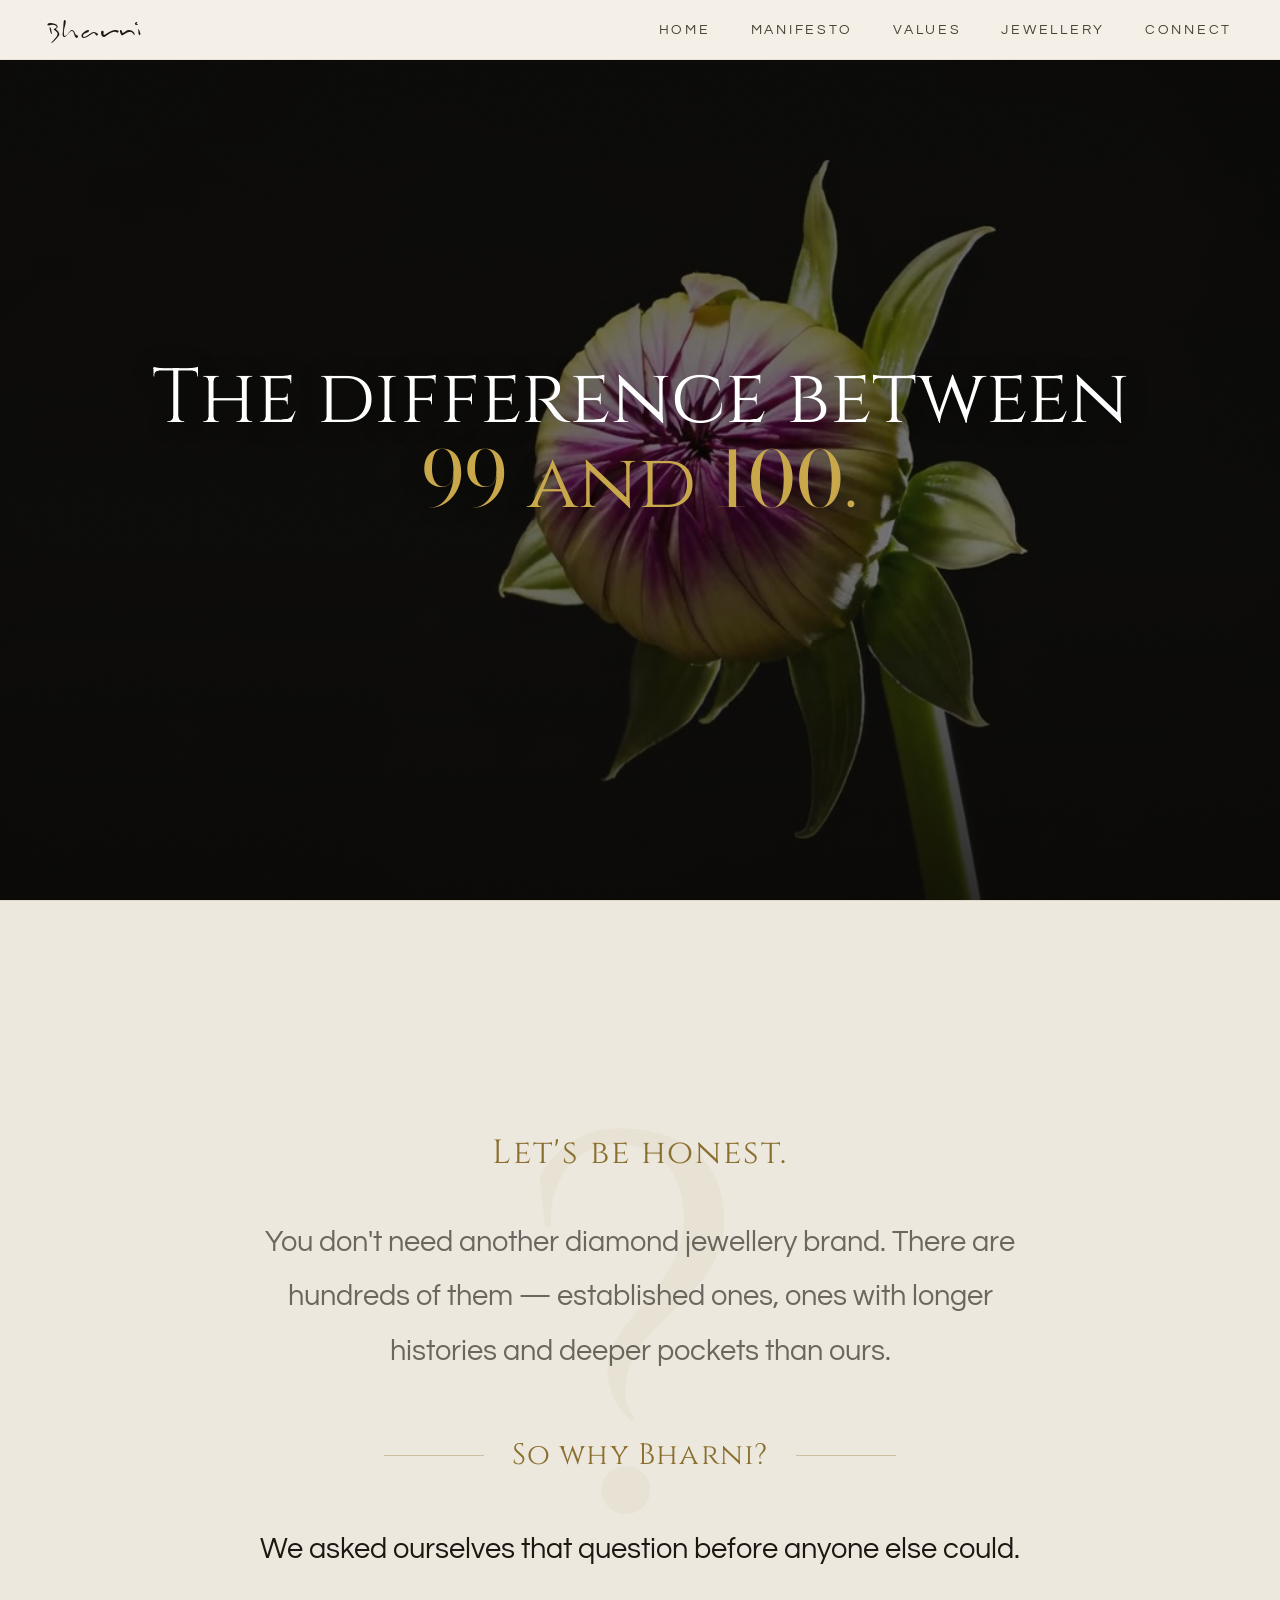
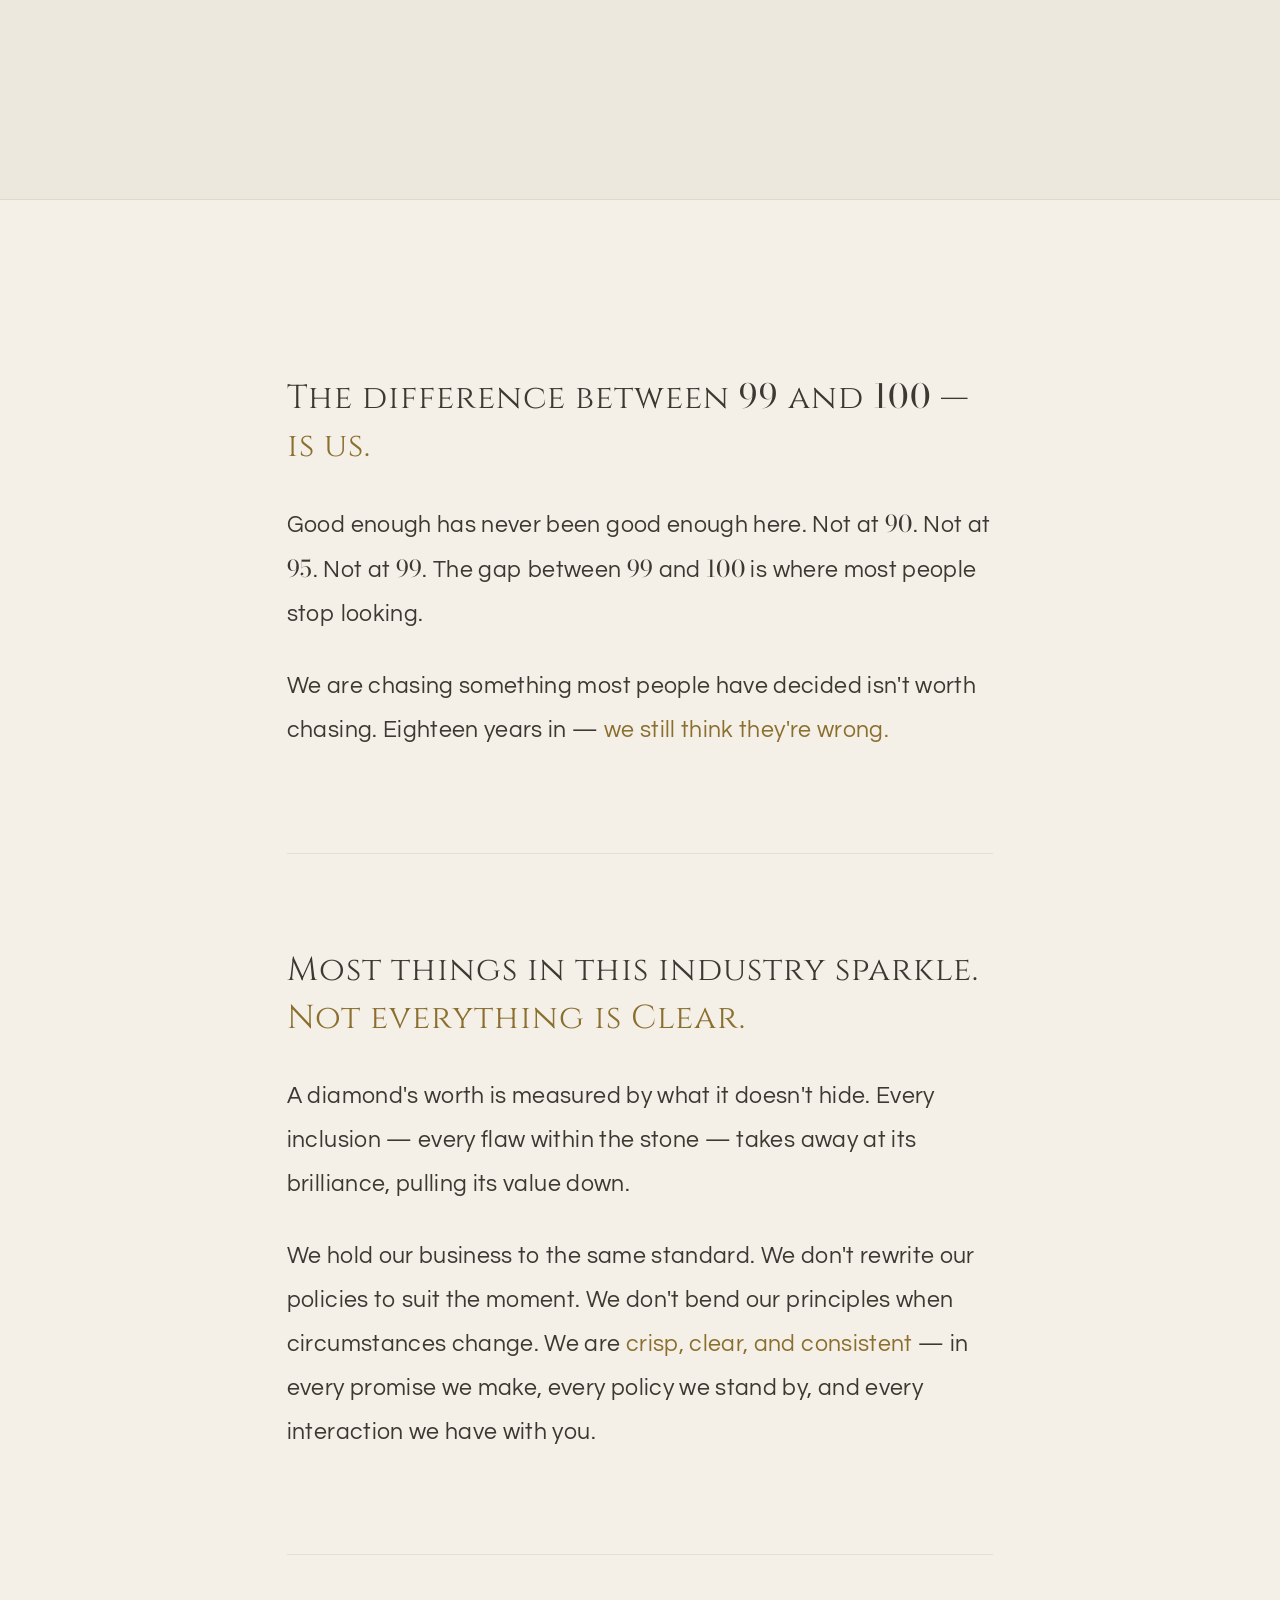
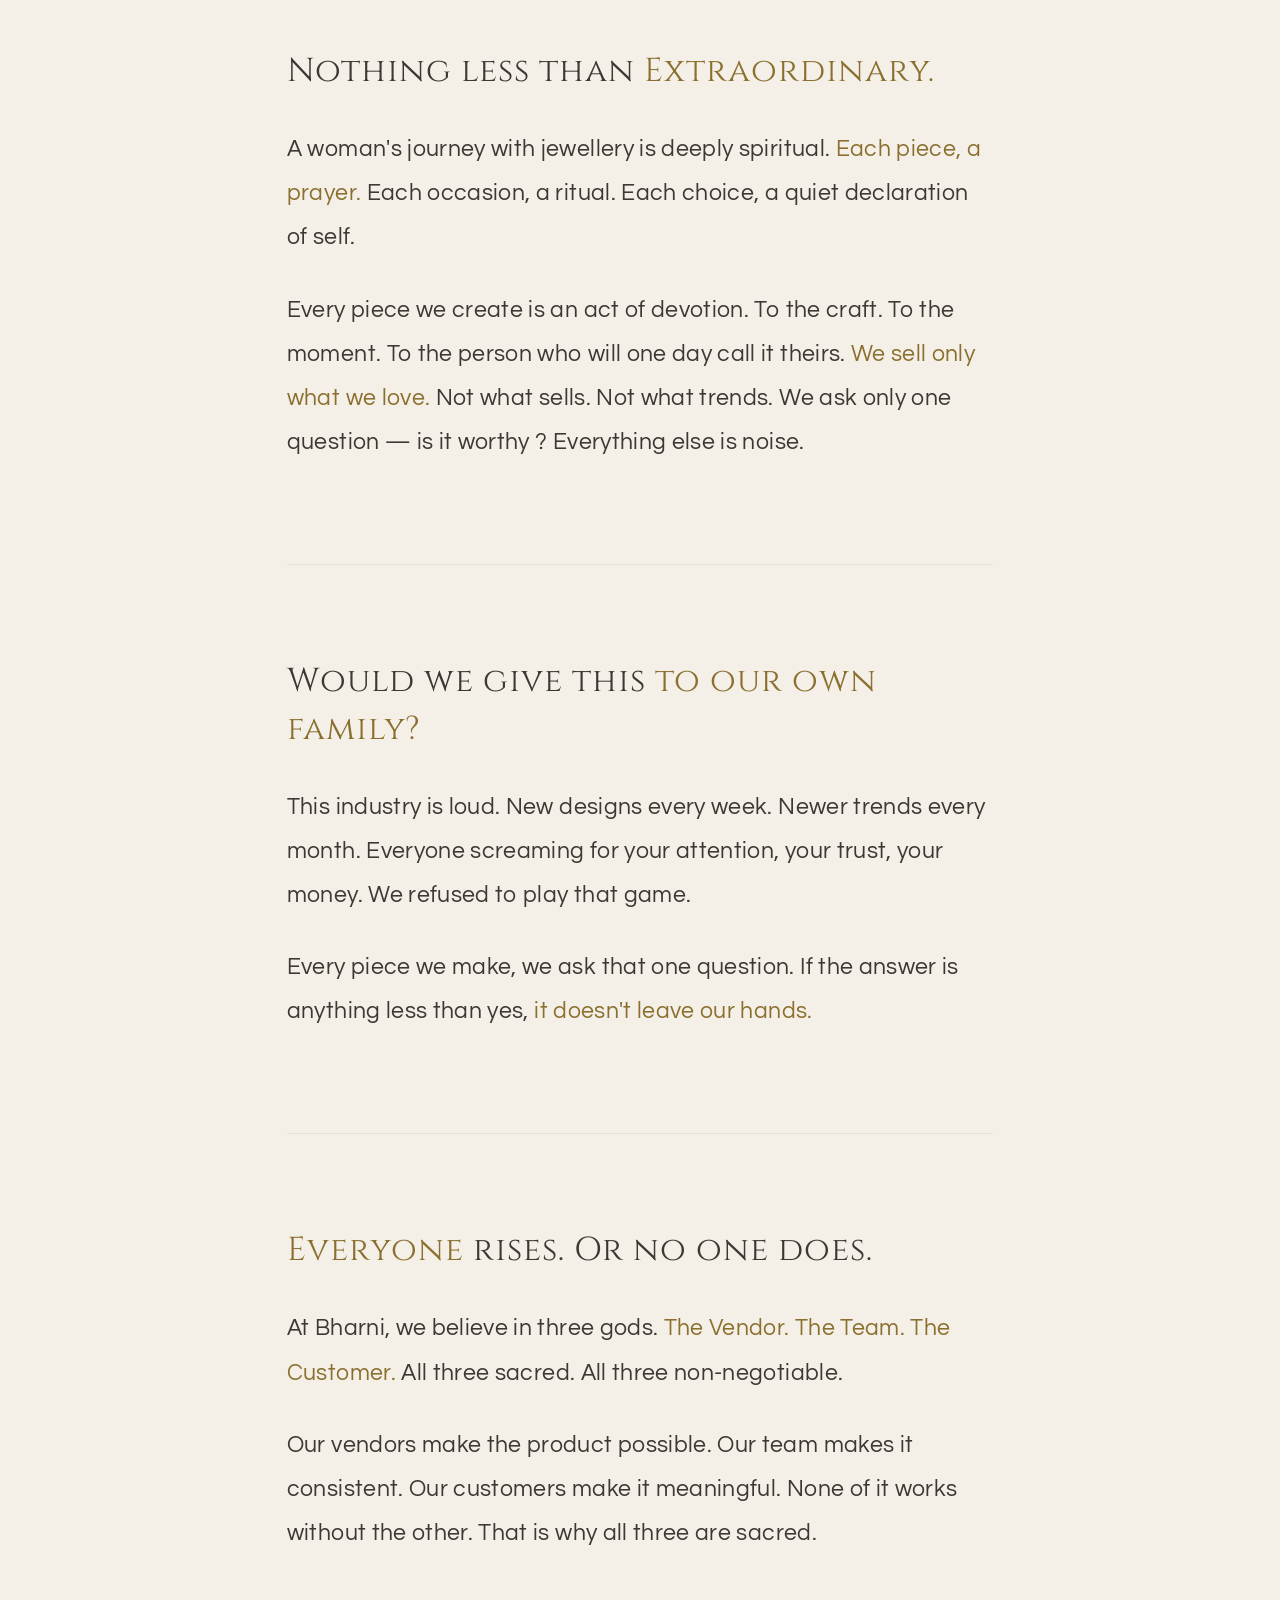
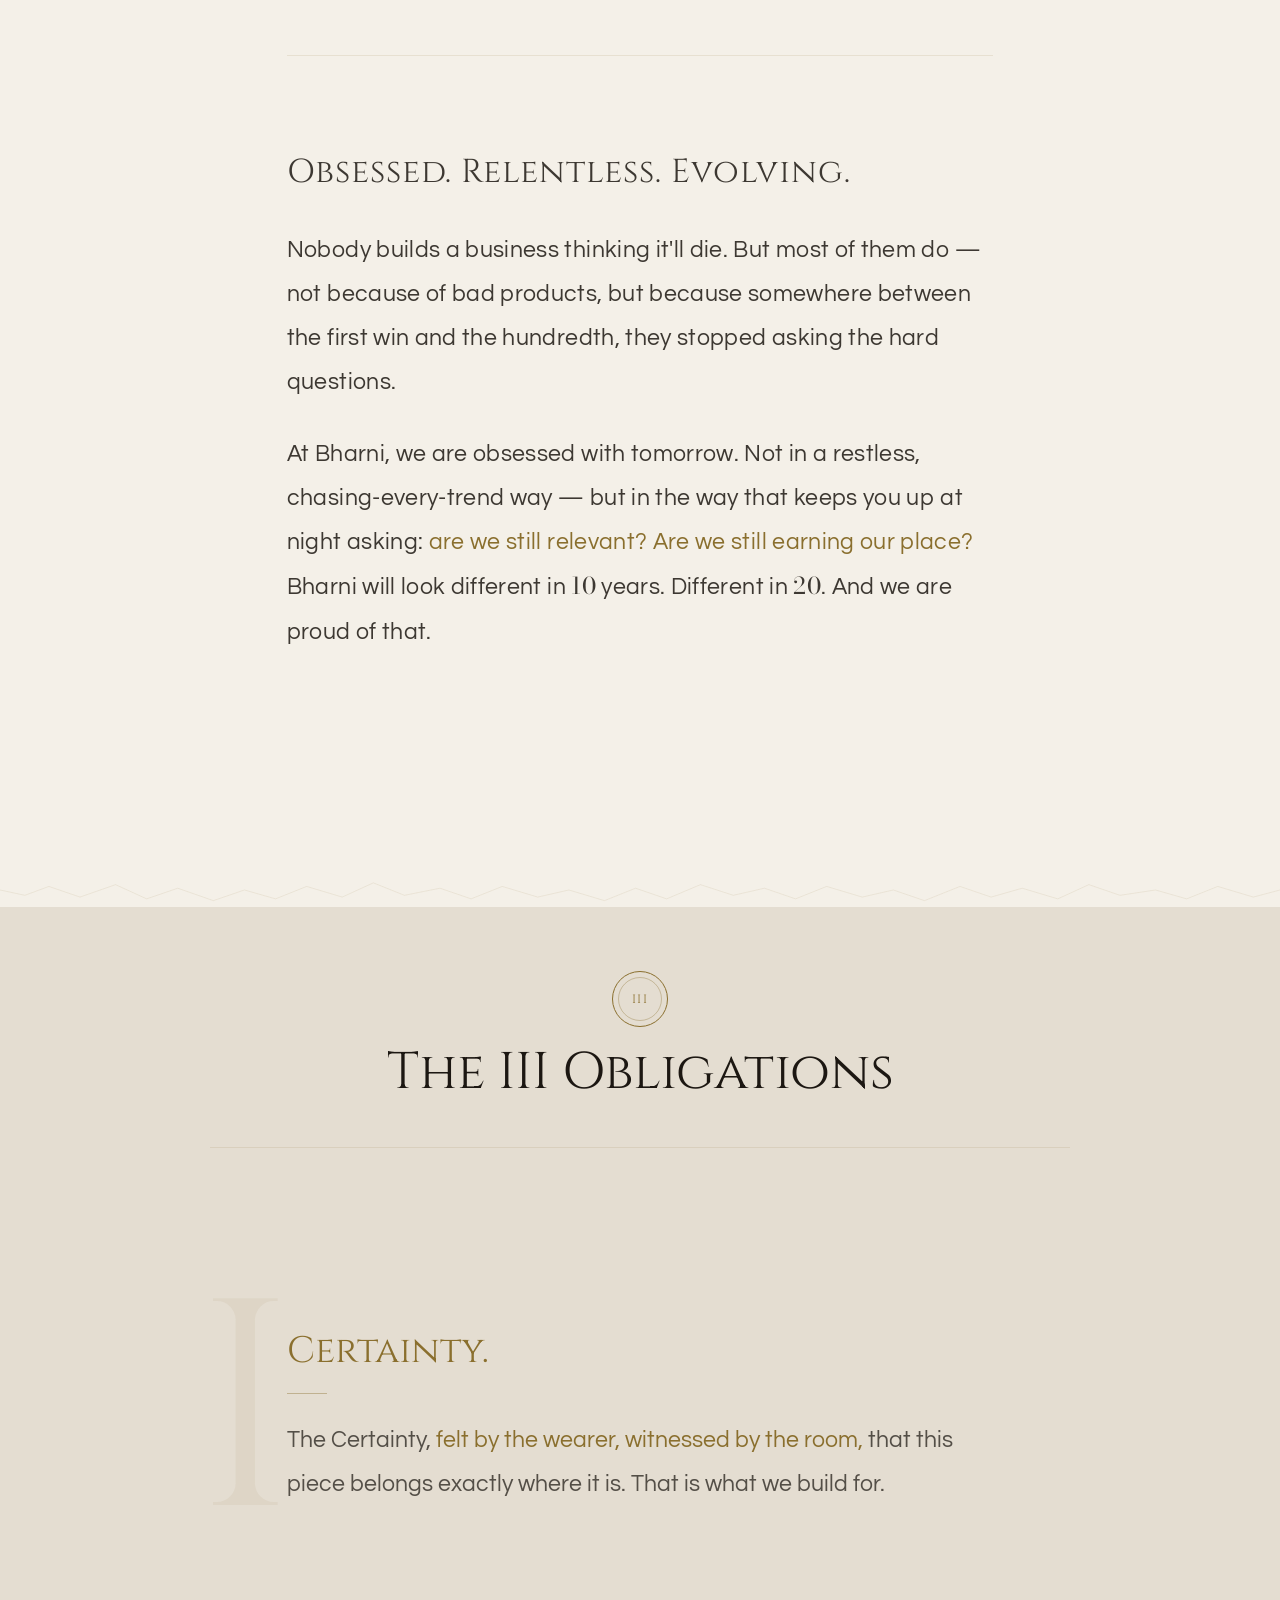
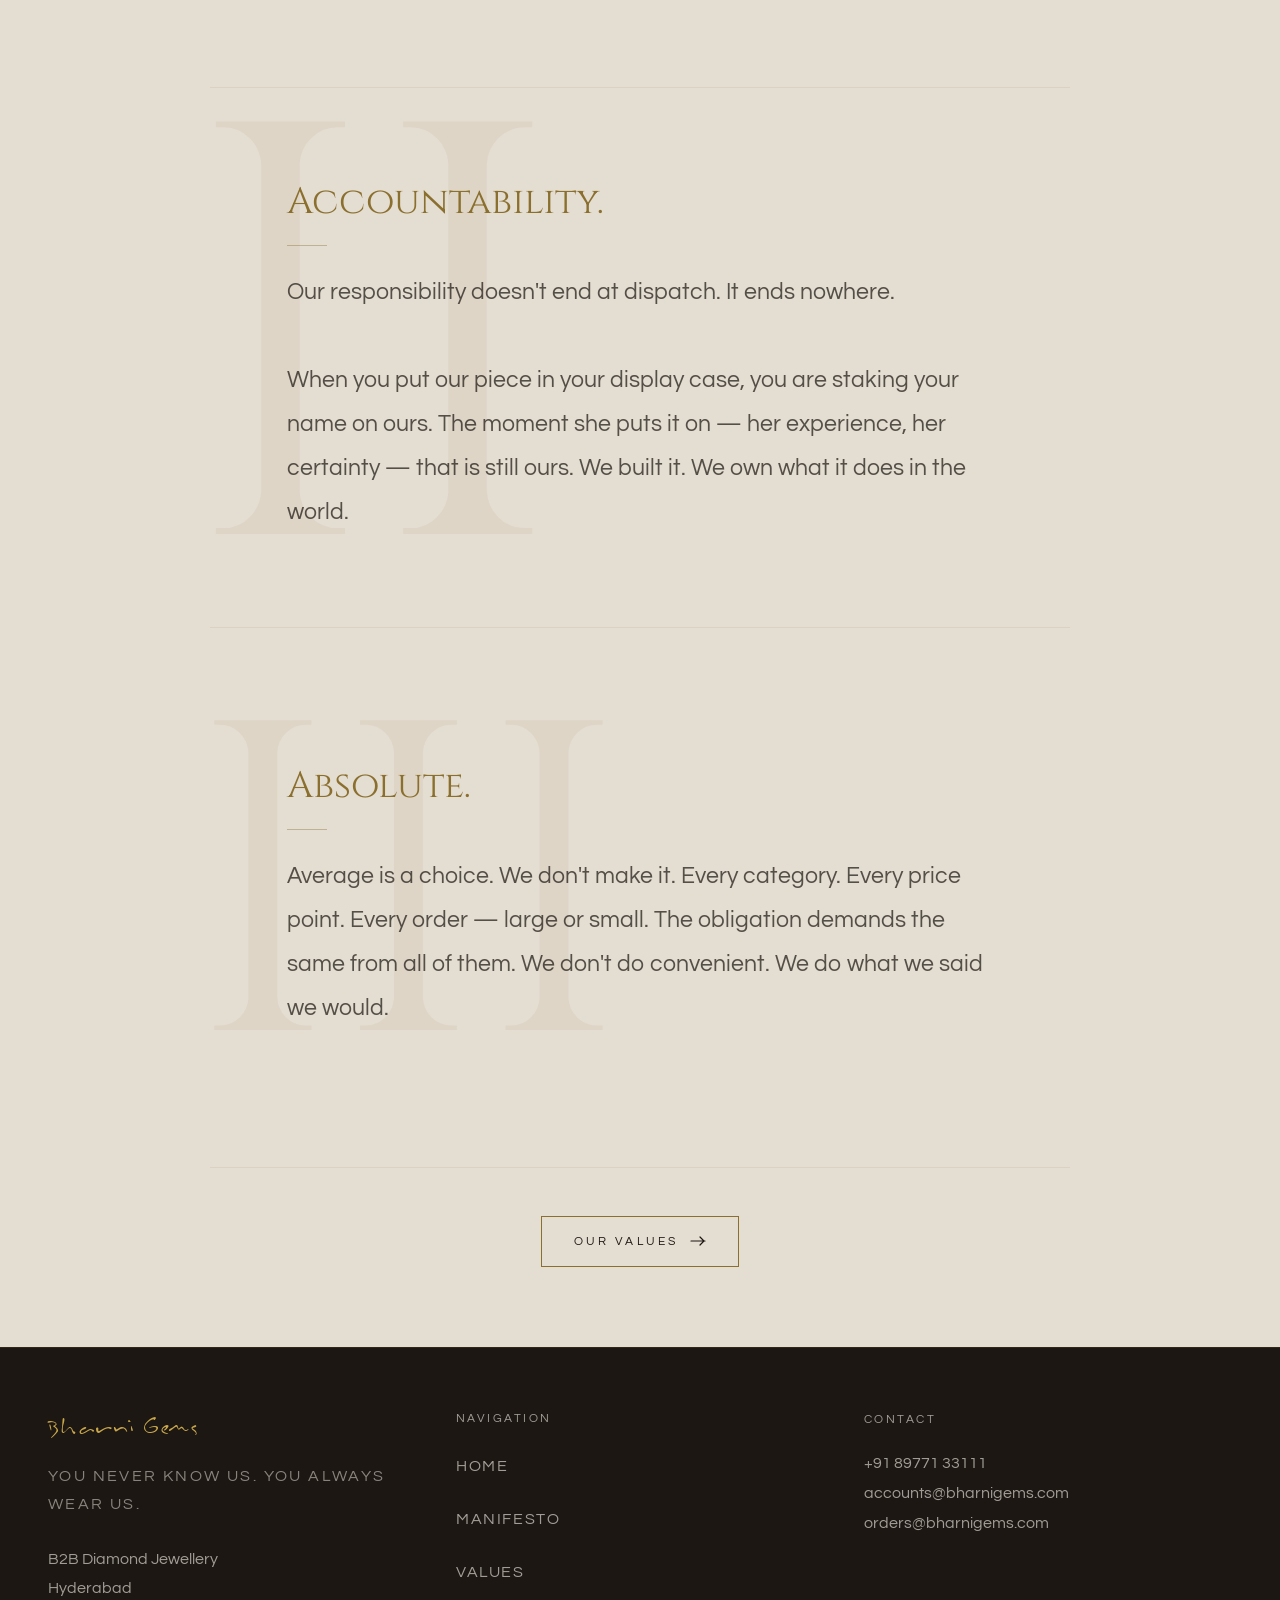
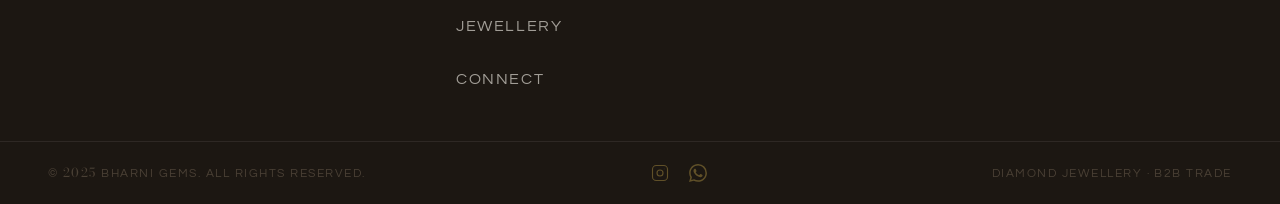
<file: pages/manifesto_light.html>
<!DOCTYPE html>
<html lang="en">
<head>
  <meta charset="UTF-8">
  <meta name="viewport" content="width=device-width, initial-scale=1.0">
  <link rel="preconnect" href="https://fonts.googleapis.com">
  <link rel="preconnect" href="https://fonts.gstatic.com" crossorigin>
  <link rel="stylesheet" href="https://fonts.googleapis.com/css2?family=Questrial&family=Cinzel:wght@400;500&family=Bodoni+Moda:opsz,wght@6..96,400;6..96,500&display=swap">

  <title>Our Manifesto — Bharni | The 7 P's of Diamond Jewellery</title>
  <meta name="description" content="The Bharni manifesto: 18 years of B2B diamond jewellery built on 7 principles — Product, Price, People, Promotion, Packaging, Position, Place.">
  <meta name="keywords" content="B2B diamond jewellery Hyderabad, diamond jewellery manufacturer India, wholesale diamond jewellery, diamond rings, necklaces bangles earrings pendants tanmaniya">
  <meta name="robots" content="index, follow">
  <link rel="canonical" href="https://bharnigems.com/pages/manifesto_light.html">
  <meta property="og:type" content="website">
  <meta property="og:url" content="https://bharnigems.com/pages/manifesto_light.html">
  <meta property="og:title" content="Our Manifesto — Bharni | The 7 P's of Diamond Jewellery">
  <meta property="og:description" content="The Bharni manifesto: 18 years of B2B diamond jewellery built on 7 principles — Product, Price, People, Promotion, Packaging, Position, Place.">
  <meta property="og:image" content="https://bharnigems.com/assets/images/og-image.jpg">
  <meta property="og:site_name" content="Bharni">
  <meta name="twitter:card" content="summary_large_image">
  <meta name="twitter:title" content="Our Manifesto — Bharni | The 7 P's of Diamond Jewellery">
  <meta name="twitter:description" content="The Bharni manifesto: 18 years of B2B diamond jewellery built on 7 principles — Product, Price, People, Promotion, Packaging, Position, Place.">
  <link rel="stylesheet" href="../assets/css/global.css">
  <style>
    /* ── Scroll video section ─────────────────────────────── */
    .scroll-video-wrap {
      position: relative;
      height: 100vh;
    }

    .scroll-video-sticky {
      position: relative;
      height: 100vh;
      overflow: hidden;
    }

    .scroll-video-sticky video {
      position: absolute;
      inset: 0;
      width: 100%; height: 100%;
      object-fit: cover;
    }

    .scroll-video-overlay {
      position: absolute;
      inset: 0;
      background: linear-gradient(to top, rgba(10,9,6,0.85) 0%, rgba(10,9,6,0.55) 40%, rgba(10,9,6,0.65) 100%);
      z-index: 1;
    }

    .scroll-video-text {
      position: absolute;
      inset: 0;
      z-index: 2;
      display: flex;
      flex-direction: column;
      align-items: center;
      justify-content: center;
      text-align: center;
      padding: 0 40px;
    }

    .scroll-video-text h1 {
      font-family: var(--font-display);
      font-size: clamp(3rem, 6vw, 5.5rem);
      font-weight: 300;
      color: #ffffff !important;
      line-height: 1.05;
      text-shadow: 0 2px 24px rgba(0,0,0,0.4);
      margin-bottom: 16px;
      opacity: 0;
      transform: translateY(20px);
      transition: opacity 0.8s var(--ease-out), transform 0.8s var(--ease-out);
    }

    .scroll-video-text h1.visible {
      opacity: 1;
      transform: none;
    }

    .scroll-video-text p {
      font-family: var(--font-display);
      font-size: clamp(1.495rem, 2.3vw, 1.84rem);
      font-weight: 300;
      font-style: normal;
      color: #c9a84c !important;
      opacity: 0;
      transform: translateY(16px);
      transition: opacity 0.8s var(--ease-out) 0.2s, transform 0.8s var(--ease-out) 0.2s;
      text-shadow: 0 2px 16px rgba(0,0,0,0.3);
    }

    .scroll-video-text p.visible {
      opacity: 1;
      transform: none;
    }

    /* ── Article body ─────────────────────────────────────── */
    /* ── Manifesto opening band ─────────────────────────────── */
    .mf-open {
      background: #ede8de;
      min-height: 100vh;
      display: flex;
      align-items: center;
      justify-content: center;
      padding: 120px clamp(24px, 6vw, 80px);
      border-top: 1px solid rgba(138,111,46,0.12);
      border-bottom: 1px solid rgba(138,111,46,0.12);
      position: relative;
      overflow: hidden;
      text-align: center;
    }
    .mf-open__ghost {
      position: absolute;
      left: 50%; top: 50%;
      transform: translate(-50%, -50%);
      font-family: var(--font-display);
      font-size: clamp(22rem, 42vw, 38rem);
      font-weight: 300;
      color: rgba(138,111,46,0.05);
      line-height: 1;
      pointer-events: none;
      user-select: none;
    }
    .mf-open__inner {
      position: relative;
      z-index: 1;
      max-width: 780px;
      margin: 0 auto;
    }
    .mf-open__beat {
      font-family: var(--font-display);
      font-size: clamp(1.6rem, 2.7vw, 2.1rem);
      letter-spacing: 0.06em;
      color: #8a6f2e;
      margin: 0 0 34px;
    }
    .mf-open__body {
      font-family: var(--font-body);
      font-size: clamp(1.6rem, 2.3vw, 1.95rem);
      line-height: 1.85;
      color: rgba(28,23,18,0.62);
      margin: 0;
    }
    .mf-open__ctx {
      display: flex;
      align-items: center;
      justify-content: center;
      gap: 28px;
      margin-top: 52px;
    }
    .mf-open__rule {
      flex: 1;
      max-width: 100px;
      height: 1px;
      background: rgba(138,111,46,0.35);
    }
    .mf-open__q {
      font-family: var(--font-display);
      font-size: clamp(1.5rem, 2.4vw, 1.84rem);
      letter-spacing: 0.04em;
      color: #8a6f2e;
    }
    .mf-open__answer {
      font-family: var(--font-body);
      font-size: clamp(1.6rem, 2.3vw, 1.95rem);
      line-height: 1.85;
      color: #1c1712;
      margin: 42px 0 0;
    }

    .manifesto-body {
      max-width: 860px;
      margin: 0 auto;
      padding: 80px clamp(24px, 6vw, 80px) 120px;
    }

    .manifesto-body h2 {
      font-family: var(--font-label);
      font-size: 0.78rem;
      font-weight: 500;
      letter-spacing: 0.28em;
      text-transform: uppercase;
      color: rgba(138,111,46,0.75);
      margin: 0 0 20px 0;
      padding-top: 0;
      border-top: none;
      display: flex;
      align-items: center;
      gap: 14px;
    }
    .manifesto-body h2::before {
      content: '';
      display: inline-block;
      width: 24px;
      height: 1px;
      background: rgba(138,111,46,0.35);
      flex-shrink: 0;
    }

    .manifesto-body h2:first-of-type {
      margin-top: 0;
      padding-top: 0;
      border-top: none;
    }

    .manifesto-body p {
      font-size: 1.45rem;
      line-height: 1.9;
      letter-spacing: 0.015em;
      color: rgba(28,23,18,0.82);
      max-width: 100%;
      width: 100%;
      margin-bottom: 28px;
    }

    .manifesto-section {
      display: block;
      padding: 72px 0;
      border-bottom: 1px solid var(--line);
    }
    .manifesto-section:last-of-type { border-bottom: none; }
    .manifesto-section__content { width: 100%; }

    .manifesto-body p strong {
      color: #ffffff;
      font-weight: 400;
    }

    .manifesto-body p em {
      color: #8a6f2e;
      font-style: normal;
      font-weight: 400;
      text-decoration: none;
    }

    /* The one sentence per section the reader must not miss */
    .manifesto-body .t-statement {
      font-size: clamp(1.66rem, 2.59vw, 2.28rem);
      margin: 20px 0 32px;
      max-width: 100%;
      width: 100%;
      line-height: 1.45;
      letter-spacing: 0.03em;
    }



    .manifesto-pull {
      font-family: var(--font-display);
      font-size: clamp(1.84rem, 2.875vw, 2.53rem);
      font-weight: 300;
      font-style: normal;
      color: #ffffff;
      padding: 8px 0;
      margin: 40px 0;
      line-height: 1.5;
    }

    .manifesto-pull em {
      color: rgba(201,168,76,0.75);
      font-style: normal;
      font-weight: 400;
    }

    .seven-p {
      display: grid;
      grid-template-columns: repeat(2, 1fr);
      gap: 2px;
      background: var(--line);
      border: 1px solid var(--line);
      margin: 40px 0;
    }

    .seven-p__item {
      background: #f4f0e8;
      padding: 32px 28px;
      transition: background 0.3s;
    }
    .seven-p__item:hover { background: #ede8de; }

    .seven-p__num {
      font-family: var(--font-display);
      font-size: clamp(1.84rem, 2.875vw, 2.53rem);
      color: rgba(138,111,46,0.18);
      line-height: 1;
      margin-bottom: 8px;
    }

    .seven-p__title {
      font-family: var(--font-display);
      font-size: clamp(1.495rem, 2.3vw, 1.84rem);
      font-weight: 400;
      color: #1c1712;
      margin-bottom: 8px;
    }

    .seven-p__text {
      font-size: 1.38rem;
      color: #3a3028;
      line-height: 1.75;
    }

    /* ── Highlights ─────────────────────────────────────── */
    .hl {
      color: #8a6f2e;
      font-style: normal;
      text-decoration: none;
    }
    .hl-gold {
      color: #8a6f2e;
      font-style: normal;
    }

    /* ═══════════════════════════════════════════
       RESPONSIVE — iPhone 16 Pro & mobile
    ═══════════════════════════════════════════ */

    /* Tablet */
    @media (max-width: 900px) {
      .page-hero    { padding: 100px 40px 64px; }
      .manifesto-body,
      .vision-body  { padding: 0 40px 80px; max-width: 100%; }
      .vision-pillars { grid-template-columns: 1fr 1fr; gap: 24px; }
    }

    /* Mobile */
    @media (max-width: 768px) {
      .page-hero         { padding: 80px 20px 48px; min-height: auto; }
      .page-hero__eyebrow { font-size: 0.78rem; letter-spacing: 0.22em; }
      .page-hero__title  { font-size: clamp(3rem, 6vw, 5.5rem); }
      .page-hero__subtitle { font-size: 1.38rem; line-height: 1.8; }

      /* "The Manifesto" hero title — lifted ~40% */
      .scroll-video-text h1 { font-size: clamp(1.6rem, 7.2vw, 2.2rem) !important; line-height: 1.3 !important; }

      .manifesto-body,
      .vision-body       { padding: 72px 20px 72px; max-width: 100%; }

      .manifesto-section { padding: 56px 0; }
      .vision-statement  { padding: 80px 0 56px; }

      .vision-statement h2 { font-size: clamp(1.84rem, 2.875vw, 2.53rem); }

      .manifesto-body h2 { font-size: 0.78rem; letter-spacing: 0.26em; }
      .manifesto-body p  { font-size: 1.6rem; line-height: 1.85; }

      /* Opening band */
      .mf-open           { min-height: 100vh !important; padding: 80px 24px !important; }
      .mf-open__beat     { font-size: 1.42rem !important; margin-bottom: 24px !important; }
      .mf-open__body,
      .mf-open__answer   { font-size: 1.3rem !important; line-height: 1.8 !important; }
      .mf-open__ctx      { gap: 16px !important; margin-top: 30px !important; }
      .mf-open__rule     { max-width: 46px !important; }
      .mf-open__q        { font-size: 1.3rem !important; }
      .mf-open__answer   { margin-top: 26px !important; }
      .manifesto-section:first-of-type { padding-top: 48px !important; }
      .t-statement { font-size: clamp(1.75rem, 5vw, 1.95rem) !important; line-height: 1.3 !important; }

      .vision-pillars    { grid-template-columns: 1fr; gap: 20px; }
      .vision-pillar     { padding: 28px 20px; }
      .vision-pillar__num { font-size: 3rem; }
      .vision-pillar__title { font-size: clamp(1.3rem, 5vw, 1.84rem); }
      .vision-pillar__text  { font-size: 0.95rem; }

      .vision-header     { padding: 0 20px 48px; }
      .vision-obligation { padding: 56px 20px; }
      .manifesto-clarity { padding: 56px 20px; }
    }

    /* Small mobile */
    @media (max-width: 430px) {
      .page-hero    { padding: 64px 16px 36px; }
      .manifesto-body,
      .vision-body  { padding: 60px 16px 56px; }
      .manifesto-clarity { padding: 48px 16px; }
      .vision-obligation { padding: 48px 16px; }
    }
  

    </style>



  <style>
/* ── LIGHT THEME — loaded last, overrides all ── */
/* ═══════════════════════════════════════════════════════════════
   BHARNI GEMS — LIGHT / CREAM THEME
   Premium cream ground. Deep ink. Warm gold.
   Same DNA, different mood. Every page, fully considered.
   ═══════════════════════════════════════════════════════════════ */

/* ── Token Overrides ────────────────────────────────────────── */
:root {
  --black:        #f4f0e8;
  --obsidian:     #ede8de;
  --obsidian-2:   #e5dfd3;
  --obsidian-3:   #d9d1c4;
  --gold:         #8a6f2e;
  --gold-light:   #9a7f3a;
  --gold-dim:     #b89840;
  --champagne:    #1c1712;
  --champagne-2:  #2e261c;
  --white:        #1c1712;
  --muted:        #4a4035;
  --line:         rgba(138,111,46,0.18);
}

/* ── Base ───────────────────────────────────────────────────── */
body           { background: #f4f0e8 !important; color: #1c1712 !important; }
.reveal { opacity: 1 !important; transform: none !important; }

body::before   { opacity: 0.18 !important; }

::-webkit-scrollbar-track { background: #f4f0e8 !important; }
::-webkit-scrollbar-thumb { background: #b89840 !important; }
::selection    { background: rgba(138,111,46,0.2) !important; color: #1c1712 !important; }

/* ── Nav ────────────────────────────────────────────────────── */
.nav.scrolled  { background: rgba(244,240,232,1) !important; border-color: rgba(138,111,46,0.12) !important; }
.nav[data-bg="light"] .nav__logo { color: #1c1712 !important; }
.nav[data-bg="light"] .nav__logo:hover span { color: #8a6f2e !important; }
.nav[data-bg="light"] .nav__links a { color: #4a4035 !important; }
.nav[data-bg="light"] .nav__links a:hover, .nav[data-bg="light"] .nav__links a.active { color: #8a6f2e !important; }
.nav[data-bg="light"] .nav__hamburger span { background: #1c1712 !important; }
.nav[data-bg="dark"] .nav__hamburger span { background: #ffffff !important; }
.nav[data-bg="brown"] .nav__hamburger span { background: #ffffff !important; }
.nav.menu-open .nav__hamburger span { background: #ffffff !important; }
/* Mobile overlay — keep dark */
@media (max-width:768px) {
  .nav__links  { background: rgba(28,23,18,0.98) !important; }
  .nav__links a { color: #f4f0e8 !important; }
  .nav__links a.active { color: #c9a84c !important; }
}

/* ── Typography ─────────────────────────────────────────────── */
em             { color: #8a6f2e !important; }
.section-label { color: #8a6f2e !important; }
.display-1, .display-2, .display-3 { color: #1c1712 !important; }
.body-text     { color: #2e261c !important; }
.t-whisper     { color: #3a3028 !important; }
.t-statement   { color: #1c1712 !important; }
.t-statement em{ color: #8a6f2e !important; }
.gold-rule     { background: #8a6f2e !important; }
.divider::before, .divider::after { background: linear-gradient(90deg,transparent,rgba(138,111,46,0.25),transparent) !important; }
.divider__diamond { background: #8a6f2e !important; }

/* ── Buttons ────────────────────────────────────────────────── */
.btn           { color: #1c1712 !important; border-color: #8a6f2e !important; background: transparent !important; }
.btn:hover     { background: #8a6f2e !important; color: #f4f0e8 !important; }

/* ── Page hero (inner pages) ────────────────────────────────── */
.page-hero     { border-bottom-color: rgba(138,111,46,0.15) !important; }
.page-hero__bg { background: linear-gradient(145deg, #e5dfd3 0%, #cec6b8 100%) !important; }
.page-hero__bg::after { background: linear-gradient(to top, #f4f0e8, transparent) !important; }
.scroll-video-text h1 { opacity: 1 !important; transform: none !important; }
.scroll-video-text p  { opacity: 1 !important; transform: none !important; }
.page-hero__number { color: rgba(138,111,46,0.07) !important; }

/* ── Trade CTA — dark block for contrast punch ──────────────── */
.trade-cta              { background: #1c1712 !important; }
.trade-cta .section-label { color: rgba(201,168,76,0.65) !important; }
.trade-cta__title       { color: #f4f0e8 !important; }
.trade-cta__title em    { color: #c9a84c !important; }
.trade-cta__sub         { color: rgba(244,240,232,0.72) !important; }
.trade-cta__corner      { border-color: rgba(201,168,76,0.25) !important; }
.trade-cta .btn         { color: #f4f0e8 !important; border-color: rgba(201,168,76,0.4) !important; }
.trade-cta .btn:hover   { background: #c9a84c !important; color: #1c1712 !important; border-color: #c9a84c !important; }

/* ── Footer — keep dark ─────────────────────────────────────── */
footer, footer .footer  { background: #1c1712 !important; }
.footer__brand          { color: #c9a84c !important; }
.footer__tagline        { color: rgba(244,240,232,0.5) !important; }
.footer__links a, .footer__contact a { color: rgba(244,240,232,0.62) !important; }
.footer__links a:hover, .footer__contact a:hover { color: #c9a84c !important; }
.footer__bottom         { border-top-color: rgba(244,240,232,0.08) !important; }
.footer__copy           { color: rgba(244,240,232,0.32) !important; }
.footer__social-link    { color: rgba(201,168,76,0.4) !important; }
.footer__social-link:hover { color: #c9a84c !important; }
footer p[style]         { color: rgba(244,240,232,0.62) !important; }

/* ════════════════════════════════════════
   HOME PAGE (index.html / index_light.html)
   ════════════════════════════════════════ */

/* Hero video stays dark — it's a full-bleed video */
/* Hero video — keep overlay exactly as dark, no change */
/* .hero__overlay intentionally NOT overridden */
.hero__tagline  { color: #8a6f2e !important; }
.hero__scroll-label { color: #8a6f2e !important; }
.hero__scroll-line  { background: #8a6f2e !important; }
.hero__corner   { border-color: rgba(138,111,46,0.3) !important; }

/* Philosophy */
.philosophy     { background: #ede8de !important; }
.philosophy__quote { color: #1c1712 !important; }
.philosophy__quote em { color: #8a6f2e !important; }
.philosophy .body-text { color: #3a3028 !important; }

/* Collections section */
.collections    { background: #f4f0e8 !important; }
.coll-meta      { background: #f4f0e8 !important; }
.coll-meta__name { color: #1c1712 !important; }
.coll-corner    { border-color: rgba(138,111,46,0.25) !important; }

/* 7P's */
.values         { background: #f4f0e8 !important; }
.values__intro .display-2 { color: #1c1712 !important; }
.values__body-text { color: rgba(28,23,18,0.6) !important; }
.p-scene        { border-top-color: rgba(138,111,46,0.12) !important; }
.p-scene__title { color: #1c1712 !important; }
.p-scene__rule  { background: #8a6f2e !important; }
.p-scene__hook  { color: #8a6f2e !important; }
.p-scene__text  { color: rgba(28,23,18,0.72) !important; }
.p-motif-stroke      { stroke: rgba(138,111,46,0.5) !important; }
.p-motif-stroke-soft { stroke: rgba(138,111,46,0.28) !important; }
.p-motif-fill-soft   { fill:   rgba(138,111,46,0.06) !important; }

/* ════════════════════════════════════════
   COLLECTIONS PAGE
   ════════════════════════════════════════ */
.cat-tabs       { background: #ede8de !important; border-bottom-color: rgba(138,111,46,0.15) !important; }
.cat-tab        { color: #4a4035 !important; }
.cat-tab:hover  { color: #8a6f2e !important; }
.cat-tab.active { color: #8a6f2e !important; border-bottom-color: #8a6f2e !important; }
.cat-section    { border-top-color: rgba(138,111,46,0.12) !important; }
.cat-header     { border-bottom-color: rgba(138,111,46,0.12) !important; }
.cat-title      { color: #1c1712 !important; }
.cat-desc       { color: #3a3028 !important; }
.pcard          { background: #e5dfd3 !important; }
.pcard::after   { border-color: rgba(138,111,46,0) !important; }
.pcard:hover::after { border-color: rgba(138,111,46,0.4) !important; }
.pcard__images  { background: #d9d1c4 !important; }
/* Product images stay as-is on cream — natural light look */
.trade-bar      { background: #ede8de !important; border-color: rgba(138,111,46,0.15) !important; }
.trade-bar h3   { color: #1c1712 !important; }
.trade-bar p    { color: #3a3028 !important; }
.single-trade-bar { border-top-color: rgba(138,111,46,0.12) !important; }
.single-trade-bar p { color: #3a3028 !important; }

/* ════════════════════════════════════════
   MANIFESTO PAGE
   ════════════════════════════════════════ */

/* Video hero — stays dark naturally (video bg) */
/* Content below the video */
.manifesto-body { background: #f4f0e8 !important; }
.manifesto-body p { color: rgba(28,23,18,0.85) !important; }
.manifesto-body h2 { color: rgba(138,111,46,0.8) !important; }
.manifesto-body h2::before { background: rgba(138,111,46,0.35) !important; }
.manifesto-section { border-bottom-color: rgba(138,111,46,0.12) !important; }
.manifesto-pull { color: #1c1712 !important; }
.manifesto-pull em { color: #8a6f2e !important; }
.t-statement    { color: #1c1712 !important; }
.hl             { color: #8a6f2e !important; font-style: normal !important; text-decoration: none !important; border-bottom: none !important; }
.hl-gold        { color: #8a6f2e !important; font-style: normal !important; text-decoration: none !important; }
/* 7P grid on manifesto */
.seven-p        { background: rgba(138,111,46,0.12) !important; border-color: rgba(138,111,46,0.12) !important; }
.seven-p__item  { background: #f4f0e8 !important; }
.seven-p__item:hover { background: #ede8de !important; }
.seven-p__num   { color: rgba(138,111,46,0.18) !important; }
.seven-p__title { color: #1c1712 !important; }
.seven-p__text  { color: #3a3028 !important; }

/* ════════════════════════════════════════
   VISION PAGE
   ════════════════════════════════════════ */

/* Video hero — stays dark (video) */
/* Statement block */
.vision-statement { background: #ede8de !important; border-bottom-color: rgba(138,111,46,0.12) !important; }
.vision-statement::before { color: rgba(138,111,46,0.04) !important; }
.vision-statement__line { color: #1c1712 !important; }
.vision-statement__line--gold { color: #8a6f2e !important; }
.vision-statement__rule { background: rgba(138,111,46,0.25) !important; }
.vision-statement__context-text { color: #3a3028 !important; }

/* Explanation */
.vision-explanation { background: #f4f0e8 !important; border-bottom-color: rgba(138,111,46,0.12) !important; }
.vision-explanation__heading { color: #1c1712 !important; }
.vision-explanation__heading em { color: #8a6f2e !important; }
.vision-para    { border-bottom-color: rgba(138,111,46,0.12) !important; }
.vision-para:first-child { border-top-color: rgba(138,111,46,0.12) !important; }
.vision-para__num { color: rgba(138,111,46,0.1) !important; }
.vision-para:hover .vision-para__num { color: rgba(138,111,46,0.55) !important; }
.vision-para__title { color: #8a6f2e !important; }
.vision-para__key { color: #1c1712 !important; }
.vision-para__key em { color: #8a6f2e !important; }
.vision-para__body { color: #3a3028 !important; }

/* Pull quote */
.vision-pullquote { background: #ede8de !important; border-bottom-color: rgba(138,111,46,0.12) !important; }
.vision-pullquote::before { background: radial-gradient(ellipse 60% 70% at 50% 50%, rgba(138,111,46,0.06) 0%, transparent 65%) !important; }
.vision-pullquote__rule { background: linear-gradient(to bottom, transparent, rgba(138,111,46,0.28)) !important; }
.vision-pullquote__rule--bottom { background: linear-gradient(to bottom, rgba(138,111,46,0.28), transparent) !important; }
.vision-pullquote__quote { color: #1c1712 !important; }
.vision-pullquote__quote em { color: #8a6f2e !important; }

/* Pillars */
.vision-pillars { background: #f4f0e8 !important; border-bottom-color: rgba(138,111,46,0.12) !important; }
.vision-pillar  { border-bottom-color: rgba(138,111,46,0.12) !important; }
.vision-pillar:first-child { border-top-color: rgba(138,111,46,0.12) !important; }
.vision-pillar__num { color: rgba(138,111,46,0.1) !important; }
.vision-pillar:hover .vision-pillar__num { color: rgba(138,111,46,0.55) !important; }
.vision-pillar__title { color: #1c1712 !important; }
.vision-pillar__text { color: #3a3028 !important; }
.vision-pillar__text em { color: #3a3028 !important; font-style: normal; }

/* Close / Karma section */
.vision-close   { border-top-color: rgba(138,111,46,0.12) !important; }
.vision-close__bg { background: radial-gradient(ellipse 50% 60% at 50% 50%, rgba(138,111,46,0.06) 0%, transparent 65%) !important; }

/* ════════════════════════════════════════
   CONTACT PAGE
   ════════════════════════════════════════ */

/* Video hero stays dark */
/* Info panel */
.contact-body   { background: #f4f0e8 !important; }
.contact-info   { border-right-color: rgba(138,111,46,0.12) !important; }
.contact-info__statement { color: #1c1712 !important; }
.contact-info__statement .quiet { color: #3a3028 !important; }
.contact-info__statement em { color: #8a6f2e !important; }
.contact-detail__label  { color: #8a6f2e !important; opacity: 0.8 !important; }
.contact-detail__value  { color: #1c1712 !important; }
.contact-detail__value a { color: #1c1712 !important; }
.contact-detail__value a:hover { color: #8a6f2e !important; }
.contact-info__hours    { border-top-color: rgba(138,111,46,0.12) !important; }
.contact-info__hours p  { color: #3a3028 !important; }

/* Form */
.contact-form__heading  { color: #1c1712 !important; }
.contact-form__sub      { color: #3a3028 !important; }
.form-label             { color: rgba(138,111,46,0.55) !important; }
.form-input, .form-select, .form-textarea {
  border-bottom-color: rgba(138,111,46,0.22) !important;
  color: #1c1712 !important;
  background: transparent !important;
}
.form-input::placeholder, .form-textarea::placeholder { color: rgba(28,23,18,0.25) !important; }
.form-input:focus, .form-select:focus, .form-textarea:focus { border-bottom-color: #8a6f2e !important; }
.form-select option     { background: #ede8de !important; color: #1c1712 !important; }
.form-check input[type="checkbox"] { border-color: rgba(138,111,46,0.3) !important; }
.form-check input[type="checkbox"]:checked { background: #8a6f2e !important; border-color: #8a6f2e !important; }
.form-check input[type="checkbox"]:checked::after { border-color: #f4f0e8 !important; }
.form-check label       { color: #3a3028 !important; }
.form-submit            { border-top-color: rgba(138,111,46,0.12) !important; }
.form-submit__note      { color: #3a3028 !important; }
.form-success__icon     { border-color: #8a6f2e !important; }
.form-success h3        { color: #1c1712 !important; }
.form-success p         { color: #3a3028 !important; }


  </style>
</head>
<body>

  <nav class="nav">
    <a class="nav__logo" href="../index.html"><span style="font-family:var(--font-brand);font-size: 1.8rem;font-weight:normal;letter-spacing:0.02em;text-transform:none">Bharni</span></a>
    <ul class="nav__links" id="navLinks">
      <li><a href="../index.html">Home</a></li>
      <li><a href="manifesto_light.html">Manifesto</a></li>
      <li><a href="values_light.html">Values</a></li>
      <li><a href="collections_light.html">Jewellery</a></li>
      <li><a href="contact_light.html">Connect</a></li>
    </ul>
    <button class="nav__hamburger" id="navHamburger" aria-label="Menu"><span></span><span></span><span></span></button>
  </nav>

  <!-- Scroll-driven flower video -->
  <div class="scroll-video-wrap">
    <div class="scroll-video-sticky">
      <video autoplay muted loop playsinline webkit-playsinline preload="auto" poster="../assets/images/posters/flower_1-poster.jpg">
        <source src="../assets/videos/flower_1.mp4" type="video/mp4">
      </video>
      <div class="scroll-video-overlay"></div>
      <div class="scroll-video-text">
        <h1 id="heroTitle">The difference between<br><span style="color:#c9a84c"><span class="bodoni-num">99</span> and <span class="bodoni-num">100</span>.</span></h1>
      </div>
    </div>
  </div>

  <section class="mf-open reveal">
    <span class="mf-open__ghost" aria-hidden="true">?</span>
    <div class="mf-open__inner">
      <p class="mf-open__beat">Let's be honest.</p>
      <p class="mf-open__body">You don't need another diamond jewellery brand. There are hundreds of them &mdash; established ones, ones with longer histories and deeper pockets than ours.</p>
      <div class="mf-open__ctx">
        <span class="mf-open__rule"></span>
        <span class="mf-open__q">So why Bharni?</span>
        <span class="mf-open__rule"></span>
      </div>
      <p class="mf-open__answer">We asked ourselves that question before anyone else could.</p>
    </div>
  </section>

  <article class="manifesto-body">

    <div class="manifesto-section reveal">
      <div class="manifesto-section__content">
        <p class="t-statement">The difference between <span class="bodoni-num">99</span> and <span class="bodoni-num">100</span> — <em>is us.</em></p>
        <p class="reveal has-dropcap">Good enough has never been good enough here. Not at <span class="bodoni-num">90</span>. Not at <span class="bodoni-num">95</span>. Not at <span class="bodoni-num">99</span>. The gap between <span class="bodoni-num">99</span> and <span class="bodoni-num">100</span> is where most people stop looking.</p>
        <p class="reveal">We are chasing something most people have decided isn't worth chasing. Eighteen years in — <span class="hl">we still think they're wrong.</span></p>
      </div>
    </div>

    <div class="manifesto-section reveal">
      <div class="manifesto-section__content">
        <p class="t-statement">Most things in this industry sparkle. <em>Not everything is Clear.</em></p>
        <p class="reveal has-dropcap">A diamond's worth is measured by what it doesn't hide. Every inclusion — every flaw within the stone — takes away at its brilliance, pulling its value down.</p>
        <p class="reveal">We hold our business to the same standard. We don't rewrite our policies to suit the moment. We don't bend our principles when circumstances change. We are <span class="hl-gold">crisp, clear, and consistent</span> — in every promise we make, every policy we stand by, and every interaction we have with you.</p>
      </div>
    </div>

    <div class="manifesto-section reveal">
      <div class="manifesto-section__content">
        <p class="t-statement">Nothing less than <span style="color:#8a6f2e">Extraordinary.</span></p>
        <p class="reveal has-dropcap">A woman's journey with jewellery is deeply spiritual. <span style="color:#8a6f2e">Each piece, a prayer.</span> Each occasion, a ritual. Each choice, a quiet declaration of self.</p>
        <p class="reveal">Every piece we create is an act of devotion. To the craft. To the moment. To the person who will one day call it theirs. <span style="color:#8a6f2e">We sell only what we love.</span> Not what sells. Not what trends. We ask only one question — is it worthy ? Everything else is noise.</p>
      </div>
    </div>

    <div class="manifesto-section reveal">
      <div class="manifesto-section__content">
        <p class="t-statement">Would we give this <em>to our own family?</em></p>
        <p class="reveal has-dropcap">This industry is loud. New designs every week. Newer trends every month. Everyone screaming for your attention, your trust, your money. We refused to play that game.</p>
        <p class="reveal">Every piece we make, we ask that one question. If the answer is anything less than yes, <span class="hl">it doesn't leave our hands.</span></p>
      </div>
    </div>

    <div class="manifesto-section reveal">
      <div class="manifesto-section__content">
        <p class="t-statement"><span style="color:#8a6f2e">Everyone</span> rises. Or no one does.</p>
        <p class="reveal has-dropcap">At Bharni, we believe in three gods. <em>The Vendor. The Team. The Customer.</em> All three sacred. All three non-negotiable.</p>
        <p class="reveal">Our vendors make the product possible. Our team makes it consistent. Our customers make it meaningful. None of it works without the other. That is why all three are sacred.</p>
      </div>
    </div>

    <div class="manifesto-section reveal">
      <div class="manifesto-section__content">
        <p class="t-statement">Obsessed. Relentless. Evolving.</p>
        <p class="reveal has-dropcap">Nobody builds a business thinking it'll die. But most of them do — not because of bad products, but because somewhere between the first win and the hundredth, they stopped asking the hard questions.</p>
        <p class="reveal">At Bharni, we are obsessed with tomorrow. Not in a restless, chasing-every-trend way — but in the way that keeps you up at night asking: <span class="hl">are we still relevant? Are we still earning our place?</span> Bharni will look different in <span class="bodoni-num">10</span> years. Different in <span class="bodoni-num">20</span>. And we are proud of that.</p>
      </div>
    </div>


  </article>

  <!-- ── Paper Tear + Obligations ── -->
  <style>
    .tear-wrap { line-height: 0; display: block; margin-bottom: -2px; background: #f4f0e8; }
    .tear-wrap svg { display: block; width: 100%; }
    .obl-section { background: #e4ddd1; padding-bottom: 80px; overflow: hidden; }
    .obl-header { max-width: 860px; margin: 0 auto; padding: 64px clamp(24px,6vw,80px) 48px; border-bottom: 1px solid rgba(138,111,46,0.12); text-align: center; }
    .obl-header__eyebrow { display: none; }
    .obl-header__title { font-family: var(--font-display); font-size: clamp(2.3rem, 4.025vw, 3.68rem); font-weight: 400; color: #1c1712; line-height: 1; }
    .obl-header__title em { color: #8a6f2e; font-style: normal; text-decoration: none; }
    .obl-wrap { max-width: 860px; margin: 0 auto; }
    .obl-item { position: relative; border-bottom: 1px solid rgba(138,111,46,0.1); min-height: 60vh; padding: clamp(60px,8vh,100px) clamp(24px,6vw,80px); display: flex; align-items: center; overflow: hidden; }
    .obl-counter { position: absolute; font-family: var(--font-display); font-weight: 300; color: rgba(138,111,46,0.066); user-select: none; pointer-events: none; line-height: 1; left: -0.05em; }
    .obl-counter--ii { letter-spacing: -0.02em; }
    .obl-counter--iii { letter-spacing: -0.01em; }
    .obl-item:nth-child(even) .obl-counter { left: -0.05em; right: auto; }
    .obl-body { position: relative; z-index: 2; width: 100%; }
    .obl-num { font-size: 0.78rem; letter-spacing: 0.3em; text-transform: uppercase; color: rgba(138,111,46,0.45); display: block; margin-bottom: 12px; }
    .obl-title { font-family: var(--font-display); font-size: clamp(1.84rem, 2.875vw, 2.53rem); font-weight: 400; color: #8a6f2e; margin-bottom: 20px; line-height: 1.2; }
    .obl-statement { font-family: var(--font-display); font-size: clamp(2.3rem, 4.025vw, 3.68rem); font-weight: 400; color: #1c1712; line-height: 1.2; margin-bottom: 28px; }
    .obl-statement em { color: #8a6f2e; font-style: normal; text-decoration: none; }
    .obl-rule { width: 40px; height: 1px; background: rgba(138,111,46,0.4); margin-bottom: 24px; }
    .obl-text { font-size: 1.45rem; line-height: 1.9; color: rgba(28,23,18,0.72); }
    .obl-text .hl { font-style: normal; border-bottom:1px solid rgba(138,111,46,0.3); padding-bottom:1px; color:#1c1712; }
    .obl-text .hl-gold { color:#8a6f2e; font-style: normal; }
    .obl-footer { max-width: 860px; margin: 0 auto; padding: 48px clamp(24px,6vw,80px) 0; text-align: center; }
    @media(max-width:768px){
      .obl-counter { font-size: 45vw; }
      .obl-item:nth-child(even) .obl-counter { left: -0.12em; right: auto; }
      .obl-item { min-height: auto !important; padding: 48px 20px !important; }
      .obl-counter { display: none !important; }
      .obl-text { font-size: 0.95rem !important; line-height: 1.75 !important; }
      .obl-header__title { font-size: clamp(1.8rem, 7vw, 2.5rem) !important; }
    }
    /* ── FINAL AUTHORITY: statement + obligation headings identical on mobile ── */
    @media (max-width: 768px) {
      .manifesto-body .t-statement,
      .manifesto-body .obl-title,
      .obl-title,
      .t-statement {
        font-size: clamp(1.3rem, 5vw, 1.84rem) !important;
        line-height: 1.35 !important;
      }
    }
  </style>

  <div class="tear-wrap">
    <svg viewBox="0 0 1440 40" preserveAspectRatio="none" xmlns="http://www.w3.org/2000/svg">
      <path d="M0,0 L0,18 L28,24 L55,14 L90,26 L130,12 L165,28 L200,16 L240,30 L275,18 L310,28 L345,14 L385,26 L420,10 L455,24 L495,16 L530,28 L565,14 L605,26 L640,18 L680,30 L715,16 L750,28 L788,12 L825,24 L860,16 L895,28 L930,14 L970,26 L1005,18 L1040,30 L1080,14 L1115,26 L1150,16 L1190,28 L1225,12 L1260,24 L1300,18 L1335,28 L1370,14 L1410,26 L1440,18 L1440,0 Z" fill="#f4f0e8"/>
      <path d="M0,18 L28,24 L55,14 L90,26 L130,12 L165,28 L200,16 L240,30 L275,18 L310,28 L345,14 L385,26 L420,10 L455,24 L495,16 L530,28 L565,14 L605,26 L640,18 L680,30 L715,16 L750,28 L788,12 L825,24 L860,16 L895,28 L930,14 L970,26 L1005,18 L1040,30 L1080,14 L1115,26 L1150,16 L1190,28 L1225,12 L1260,24 L1300,18 L1335,28 L1370,14 L1410,26 L1440,18" fill="none" stroke="rgba(138,111,46,0.18)" stroke-width="0.6"/>
    </svg>
  </div>

  <div class="obl-section">
    <div class="obl-header">
      <div style="width:56px;height:56px;border-radius:50%;border:1px solid #8a6f2e;display:flex;align-items:center;justify-content:center;margin:0 auto 20px;">
        <div style="width:44px;height:44px;border-radius:50%;border:1px solid rgba(138,111,46,0.35);display:flex;align-items:center;justify-content:center;">
          <span style="font-family:var(--font-display);font-size:12px;color:#8a6f2e;letter-spacing:0.1em;text-transform:none">III</span>
        </div>
      </div>
      <div class="obl-header__title">The <span style="text-transform:uppercase">III</span> Obligations</div>
    </div>
    <div class="obl-wrap">
      <div class="obl-item">
        <div class="obl-counter">I</div>
        <div class="obl-body">
          <div class="obl-title">Certainty.</div>
          <div class="obl-rule"></div>
          <p class="obl-text">The Certainty, <span style="color:#8a6f2e">felt by the wearer, witnessed by the room,</span> that this piece belongs exactly where it is. That is what we build for.</p>
        </div>
      </div>
      <div class="obl-item">
        <div class="obl-counter obl-counter--ii">II</div>
        <div class="obl-body">
          <div class="obl-title">Accountability.</div>
          <div class="obl-rule"></div>
          <p class="obl-text">Our responsibility doesn't end at dispatch. It ends nowhere.<br><br>When you put our piece in your display case, you are staking your name on ours. The moment she puts it on — her experience, her certainty — that is still ours. We built it. We own what it does in the world.</p>
        </div>
      </div>
      <div class="obl-item">
        <div class="obl-counter obl-counter--iii">III</div>
        <div class="obl-body">
          <div class="obl-title">Absolute.</div>
          <div class="obl-rule"></div>
          <p class="obl-text">Average is a choice. We don't make it. Every category. Every price point. Every order — large or small. The obligation demands the same from all of them. We don't do convenient. We do what we said we would.</p>
        </div>
      </div>
    </div>
    <div class="obl-footer reveal">
      <a href="values_light.html" class="btn">
        <span>Our Values</span>
        <svg width="16" height="10" viewBox="0 0 16 10" fill="none"><path d="M1 5h14M10 1l4 4-4 4" stroke="currentColor" stroke-width="1.2" stroke-linecap="round"/></svg>
      </a>
    </div>
  </div>

  <footer>
    <div class="footer">
      <div>
        <div class="footer__brand" style="font-family:var(--font-brand);font-size:1.6rem;font-weight:normal;letter-spacing:0.03em;text-transform:none">Bharni Gems</div>
        <div class="footer__tagline">You never know us. You always wear us.</div>
        <br>
        <p class="footer__brand-extra" style="font-size:1rem;color:#ffffff;line-height:1.8">B2B Diamond Jewellery<br>Hyderabad</p>
      </div>
      <div>
        <p style="font-size: 0.78rem;letter-spacing:0.2em;text-transform:uppercase;color:var(--gold);margin-bottom:16px;">Navigation</p>
        <ul class="footer__links">
          <li><a href="../index.html">Home</a></li>
          <li><a href="manifesto_light.html">Manifesto</a></li>
          <li><a href="values_light.html">Values</a></li>
          <li><a href="collections_light.html">Jewellery</a></li>
          <li><a href="contact_light.html">Connect</a></li>
        </ul>
      </div>
      <div class="footer__contact">
        <p class="footer__contact-label" style="font-size:0.78rem;letter-spacing:0.2em;text-transform:uppercase;color:var(--gold);margin-bottom:16px;">Contact</p>
        <p><a href="tel:+918977133111">+91 89771 33111</a><br><a href="mailto:accounts@bharnigems.com" style="text-transform:lowercase">accounts@bharnigems.com</a><br><a href="mailto:orders@bharnigems.com" style="text-transform:lowercase">orders@bharnigems.com</a>        <div class="footer__contact-social">
          <a href="https://www.instagram.com/bharni.gems?igsh=OGlmN3N3a3o3ZjUx" target="_blank" rel="noopener" aria-label="Instagram" class="footer__social-link">
            <svg width="18" height="18" viewBox="0 0 24 24" fill="none" stroke="currentColor" stroke-width="1.5" stroke-linecap="round" stroke-linejoin="round"><rect x="2" y="2" width="20" height="20" rx="5" ry="5"/><circle cx="12" cy="12" r="4"/><circle cx="17.5" cy="6.5" r="0.5" fill="currentColor" stroke="none"/></svg>
          </a>
          <a href="https://wa.me/918977133111" target="_blank" rel="noopener" aria-label="WhatsApp" class="footer__social-link">
            <svg width="18" height="18" viewBox="0 0 24 24" fill="currentColor"><path d="M17.472 14.382c-.297-.149-1.758-.867-2.03-.967-.273-.099-.471-.148-.67.15-.197.297-.767.966-.94 1.164-.173.199-.347.223-.644.075-.297-.15-1.255-.463-2.39-1.475-.883-.788-1.48-1.761-1.653-2.059-.173-.297-.018-.458.13-.606.134-.133.298-.347.446-.52.149-.174.198-.298.298-.497.099-.198.05-.371-.025-.52-.075-.149-.669-1.612-.916-2.207-.242-.579-.487-.5-.669-.51-.173-.008-.371-.01-.57-.01-.198 0-.52.074-.792.372-.272.297-1.04 1.016-1.04 2.479 0 1.462 1.065 2.875 1.213 3.074.149.198 2.096 3.2 5.077 4.487.709.306 1.262.489 1.694.625.712.227 1.36.195 1.871.118.571-.085 1.758-.719 2.006-1.413.248-.694.248-1.289.173-1.413-.074-.124-.272-.198-.57-.347m-5.421 7.403h-.004a9.87 9.87 0 01-5.031-1.378l-.361-.214-3.741.982.998-3.648-.235-.374a9.86 9.86 0 01-1.51-5.26c.001-5.45 4.436-9.884 9.888-9.884 2.64 0 5.122 1.03 6.988 2.898a9.825 9.825 0 012.893 6.994c-.003 5.45-4.437 9.884-9.885 9.884m8.413-18.297A11.815 11.815 0 0012.05 0C5.495 0 .16 5.335.157 11.892c0 2.096.547 4.142 1.588 5.945L.057 24l6.305-1.654a11.882 11.882 0 005.683 1.448h.005c6.554 0 11.89-5.335 11.893-11.893a11.821 11.821 0 00-3.48-8.413z"/></svg>
          </a>
        </div>
      </p>
      </div>
    </div>
    <div class="footer__bottom">
      <p>© <span class="bodoni-num">2025</span> Bharni Gems. All rights reserved.</p>
      <div class="footer__social">
        <a href="https://www.instagram.com/bharni.gems?igsh=OGlmN3N3a3o3ZjUx" target="_blank" rel="noopener" aria-label="Instagram" class="footer__social-link">
          <svg width="18" height="18" viewBox="0 0 24 24" fill="none" stroke="currentColor" stroke-width="1.5" stroke-linecap="round" stroke-linejoin="round"><rect x="2" y="2" width="20" height="20" rx="5" ry="5"/><circle cx="12" cy="12" r="4"/><circle cx="17.5" cy="6.5" r="0.5" fill="currentColor" stroke="none"/></svg>
        </a>
        <a href="https://wa.me/918977133111" target="_blank" rel="noopener" aria-label="WhatsApp" class="footer__social-link">
          <svg width="18" height="18" viewBox="0 0 24 24" fill="currentColor"><path d="M17.472 14.382c-.297-.149-1.758-.867-2.03-.967-.273-.099-.471-.148-.67.15-.197.297-.767.966-.94 1.164-.173.199-.347.223-.644.075-.297-.15-1.255-.463-2.39-1.475-.883-.788-1.48-1.761-1.653-2.059-.173-.297-.018-.458.13-.606.134-.133.298-.347.446-.52.149-.174.198-.298.298-.497.099-.198.05-.371-.025-.52-.075-.149-.669-1.612-.916-2.207-.242-.579-.487-.5-.669-.51-.173-.008-.371-.01-.57-.01-.198 0-.52.074-.792.372-.272.297-1.04 1.016-1.04 2.479 0 1.462 1.065 2.875 1.213 3.074.149.198 2.096 3.2 5.077 4.487.709.306 1.262.489 1.694.625.712.227 1.36.195 1.871.118.571-.085 1.758-.719 2.006-1.413.248-.694.248-1.289.173-1.413-.074-.124-.272-.198-.57-.347m-5.421 7.403h-.004a9.87 9.87 0 01-5.031-1.378l-.361-.214-3.741.982.998-3.648-.235-.374a9.86 9.86 0 01-1.51-5.26c.001-5.45 4.436-9.884 9.888-9.884 2.64 0 5.122 1.03 6.988 2.898a9.825 9.825 0 012.893 6.994c-.003 5.45-4.437 9.884-9.885 9.884m8.413-18.297A11.815 11.815 0 0012.05 0C5.495 0 .16 5.335.157 11.892c0 2.096.547 4.142 1.588 5.945L.057 24l6.305-1.654a11.882 11.882 0 005.683 1.448h.005c6.554 0 11.89-5.335 11.893-11.893a11.821 11.821 0 00-3.48-8.413z"/></svg>
        </a>
      </div>
      <p>Diamond Jewellery · B2B Trade</p>
    </div>
  </footer>

  <script src="../assets/js/main.js"></script>
  <script>
  /* ── Roman numeral sizing ── */
  (function() {
    const CINZEL_CAP = 0.72;
    const CINZEL_TOP = 0.14;
    const OVERHANG   = 0.10;

    function sizeRomans() {
      [['obl-item:nth-child(1)','obl-body:nth-child(1)','obl-counter:nth-child(1)'],
       ['obl-item:nth-child(2)','obl-body:nth-child(2)','obl-counter:nth-child(2)'],
       ['obl-item:nth-child(3)','obl-body:nth-child(3)','obl-counter:nth-child(3)']
      ].forEach((_, idx) => {
        const items   = document.querySelectorAll('.obl-item');
        const item    = items[idx];
        if (!item) return;
        const body    = item.querySelector('.obl-body');
        const counter = item.querySelector('.obl-counter');
        if (!body || !counter) return;

        const ir = item.getBoundingClientRect();
        const br = body.getBoundingClientRect();

        const contentTop = br.top    - ir.top;
        const contentH   = br.height;

        const targetCapH = contentH * (1 + 2 * OVERHANG);
        const fs         = targetCapH / CINZEL_CAP;
        const capTop     = contentTop - contentH * OVERHANG;
        const emTop      = capTop - fs * CINZEL_TOP;

        counter.style.fontSize = fs + 'px';
        counter.style.top      = emTop + 'px';
      });
    }

    window.addEventListener('load',   sizeRomans);
    window.addEventListener('resize', sizeRomans);
  })();
  </script>
  <script>
    // Animate hero text on load
    window.addEventListener('load', () => {
      setTimeout(() => {
        document.getElementById('heroTitle').classList.add('visible');
      }, 300);
    });
  </script>


  <script>
  /* Nav observer */
  (function(){
    var nav = document.querySelector('.nav');
    if (!nav) return;
    nav.setAttribute('data-bg', 'dark');
    var navH = nav.offsetHeight;
    var margin = '-' + navH + 'px 0px -' + (window.innerHeight - navH - 1) + 'px 0px';
    var lightEls = document.querySelectorAll('.mf-open, .manifesto-body, .obl-section');
    var darkEls  = document.querySelectorAll('.scroll-video-wrap');
    var brownEls = document.querySelectorAll('footer');
    var lightObs = new IntersectionObserver(function(e){ e.forEach(function(x){ if(x.isIntersecting) nav.setAttribute('data-bg','light'); }); }, { threshold:0, rootMargin:margin });
    var darkObs  = new IntersectionObserver(function(e){ e.forEach(function(x){ if(x.isIntersecting) nav.setAttribute('data-bg','dark'); }); }, { threshold:0, rootMargin:margin });
    var brownObs = new IntersectionObserver(function(e){ e.forEach(function(x){ if(x.isIntersecting) nav.setAttribute('data-bg','brown'); }); }, { threshold:0, rootMargin:margin });
    lightEls.forEach(function(el){ lightObs.observe(el); });
    darkEls.forEach(function(el){ darkObs.observe(el); });
    brownEls.forEach(function(el){ brownObs.observe(el); });
  })();
  </script>

  <script>
  (function(){
    /* Hamburger */
    var h = document.getElementById('navHamburger');
    var nl = document.getElementById('navLinks');
    var nav = document.querySelector('.nav');
    if (h && nl) {
      h.addEventListener('click', function(){
        var open = nl.classList.toggle('open');
        h.classList.toggle('open', open);
        if (nav) nav.classList.toggle('menu-open', open);
        document.body.style.overflow = open ? 'hidden' : '';
      });
      nl.querySelectorAll('a').forEach(function(a){
        a.addEventListener('click', function(){
          h.classList.remove('open');
          nl.classList.remove('open');
          if (nav) nav.classList.remove('menu-open');
          document.body.style.overflow = '';
        });
      });
    }
    /* Hide nav on scroll down, show on scroll up — mobile only */
    if (window.innerWidth <= 768 && nav) {
      var lastY = 0;
      window.addEventListener('scroll', function(){
        var y = window.scrollY || 0;
        if (y > lastY && y > 80) nav.classList.add('nav-hidden');
        else nav.classList.remove('nav-hidden');
        lastY = y;
      }, { passive: true });
    }
  })();
  </script>

  <script>
  /* Adaptive video quality — mobile ALWAYS lite; desktop by connection */
  (function(){
    function isSlow(){
      var c = navigator.connection || navigator.mozConnection || navigator.webkitConnection;
      if (c && c.effectiveType && /(^|-)2g|3g/.test(c.effectiveType)) return true;
      if (c && c.saveData) return true;
      return false;
    }
    var useLite = window.innerWidth <= 768 || isSlow();
    document.querySelectorAll('video source[data-src]').forEach(function(s){
      var src = s.getAttribute('data-src');
      if (useLite) src = src.replace(/\.mp4$/, '_lite.mp4');
      s.setAttribute('src', src);
      var v = s.closest('video');
      if (v) {
        // Safari: muted MUST be set as a property for programmatic autoplay
        v.muted = true;
        v.setAttribute('muted', '');
        v.playsInline = true;
        v.load();
        var tryPlay = function(){ var p = v.play(); if (p && p.catch) p.catch(function(){}); };
        if (v.autoplay) {
          tryPlay();
          // Safari often needs the retry after metadata/data is ready
          v.addEventListener('loadeddata', tryPlay, { once: true });
          v.addEventListener('canplay', tryPlay, { once: true });
        }
      }
    });
  })();
  </script>
<script>console.log("BHARNI BUILD 2026-07-25-HH (12s desktop hero, removed backdrop-blur for perf)")</script>
</body>
</html>
</file>
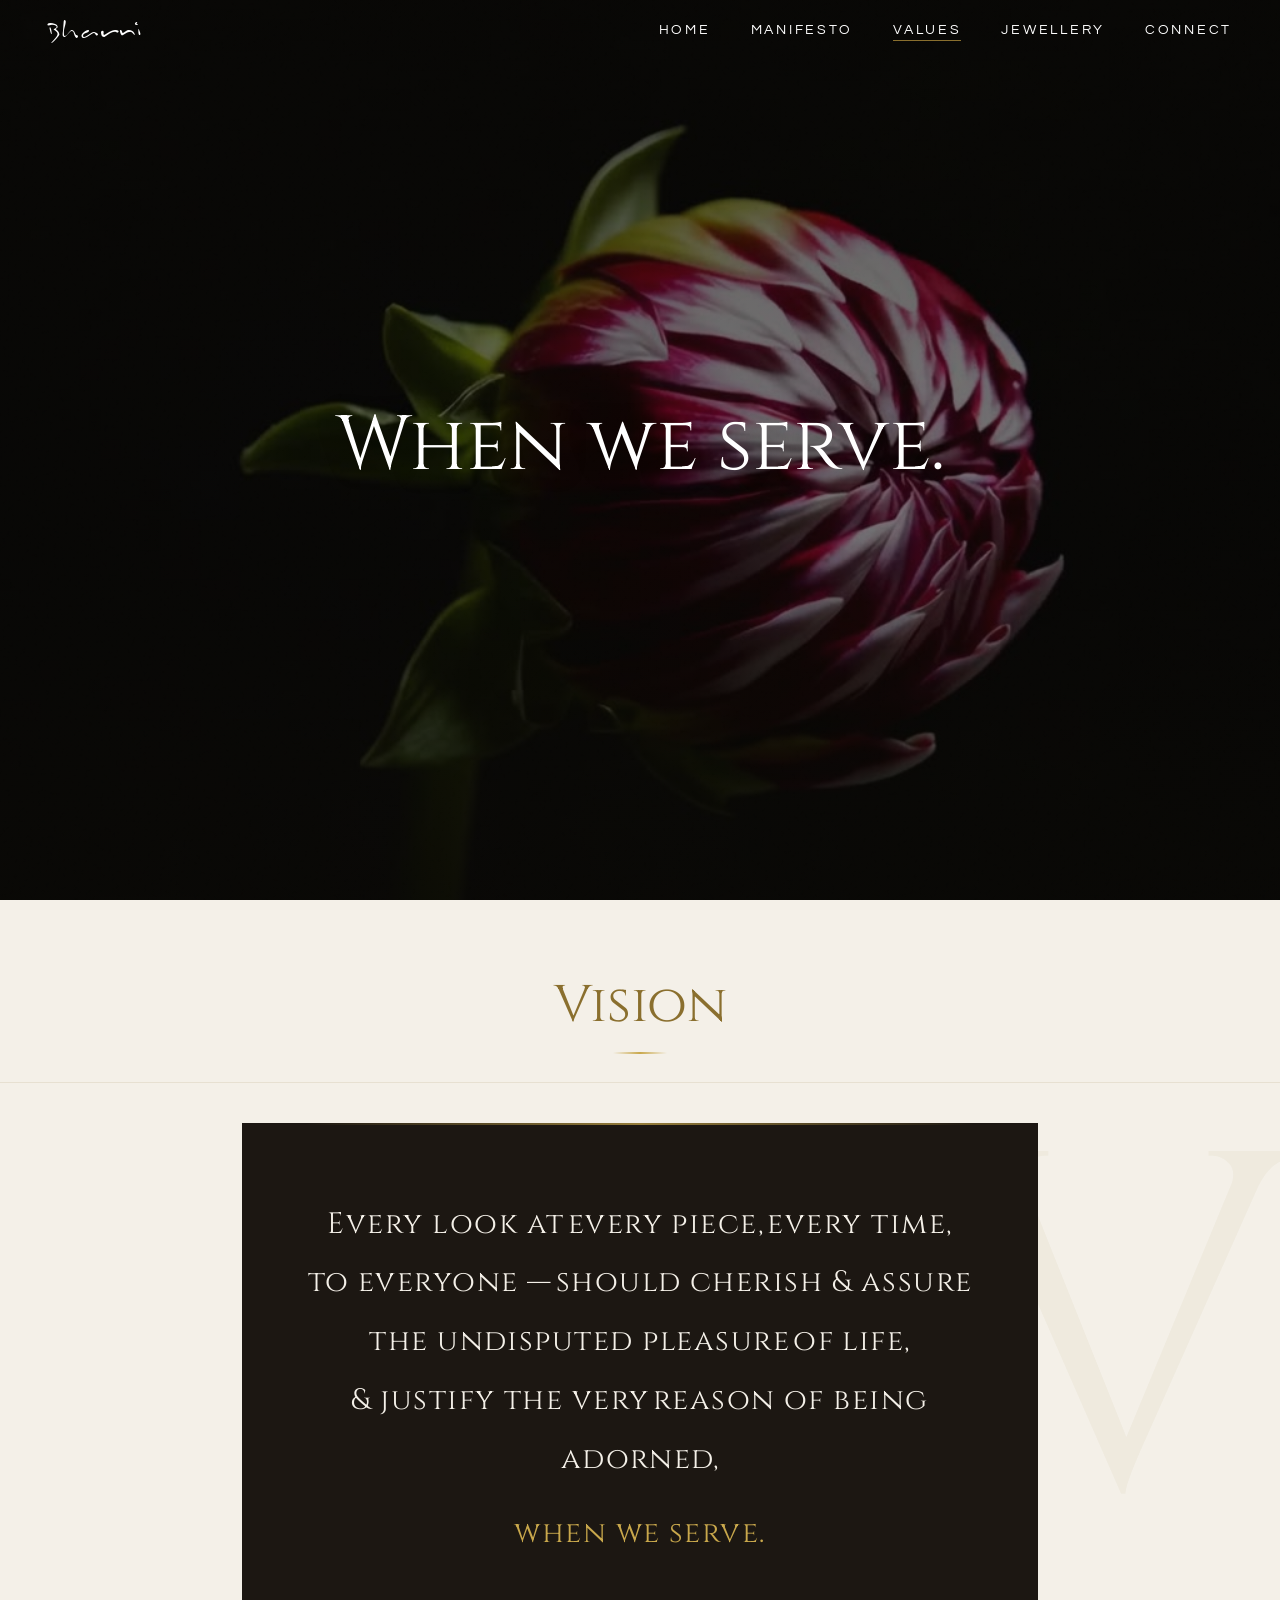
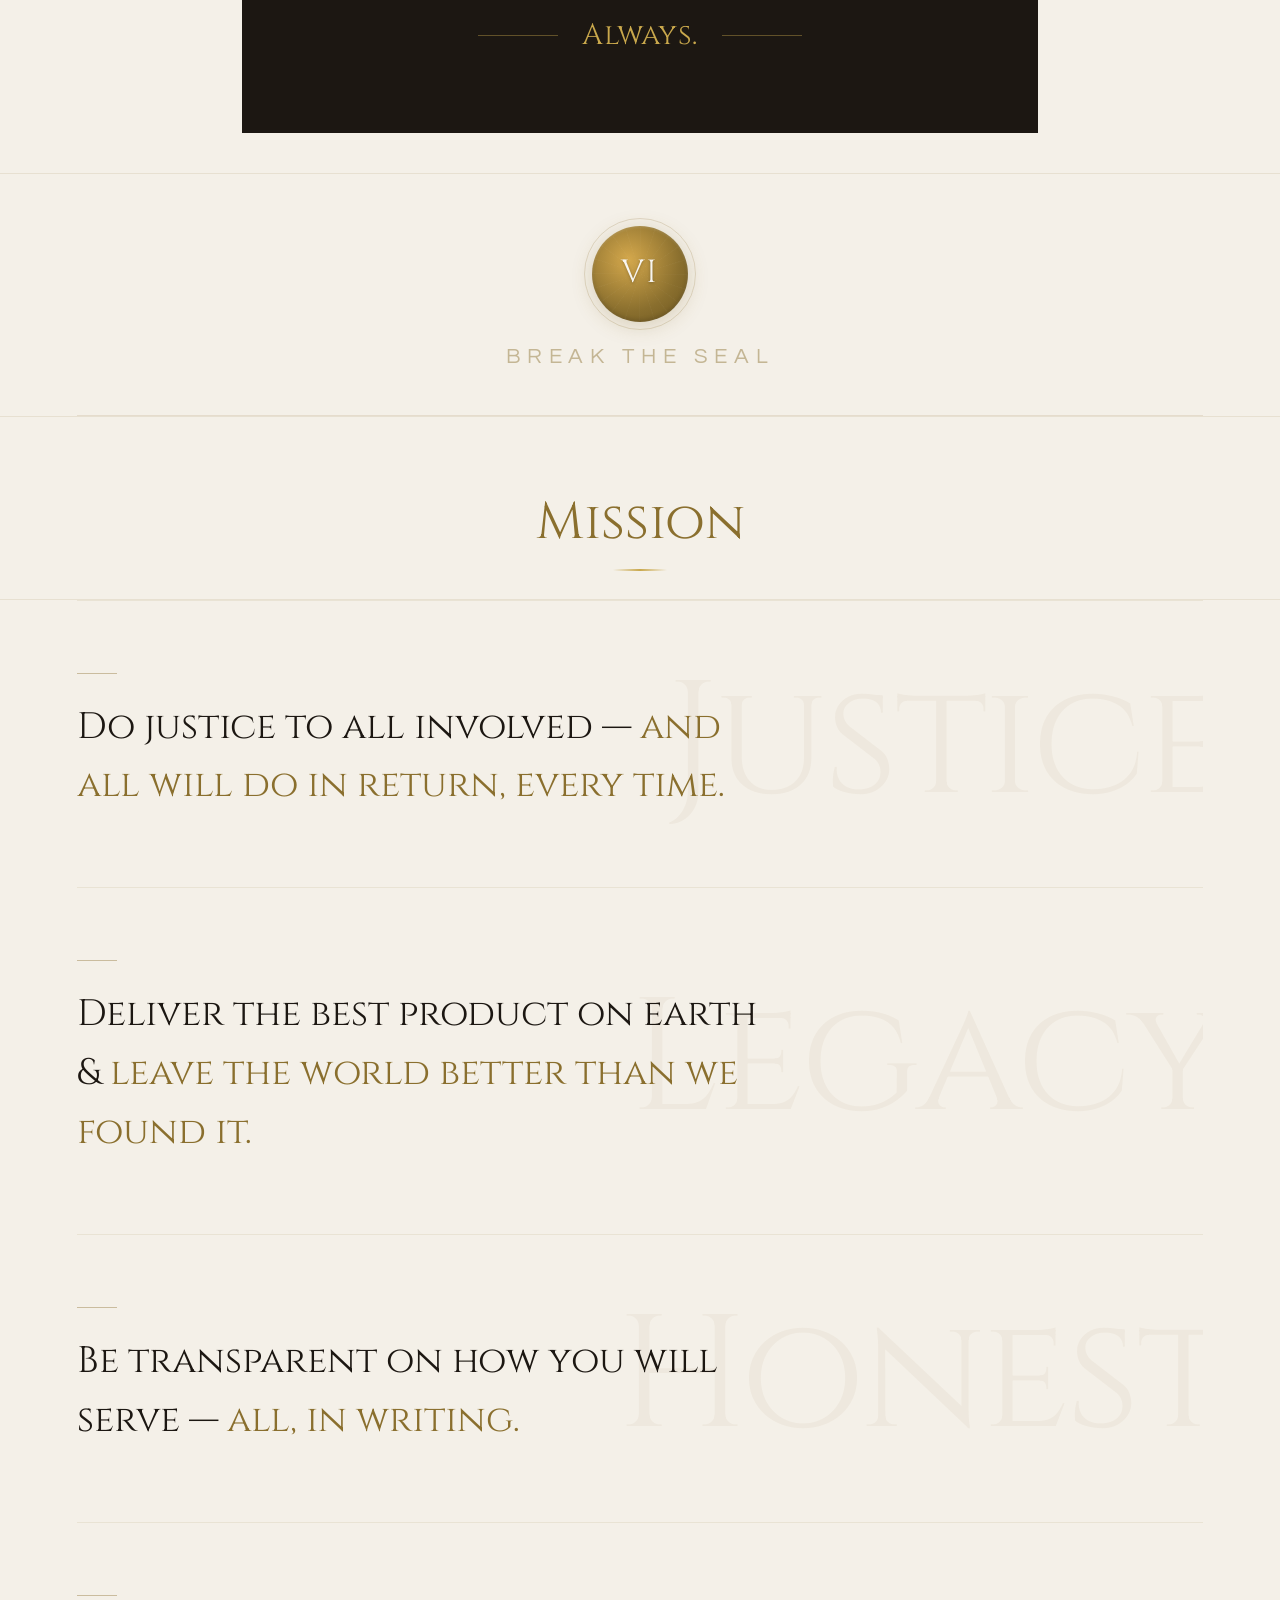
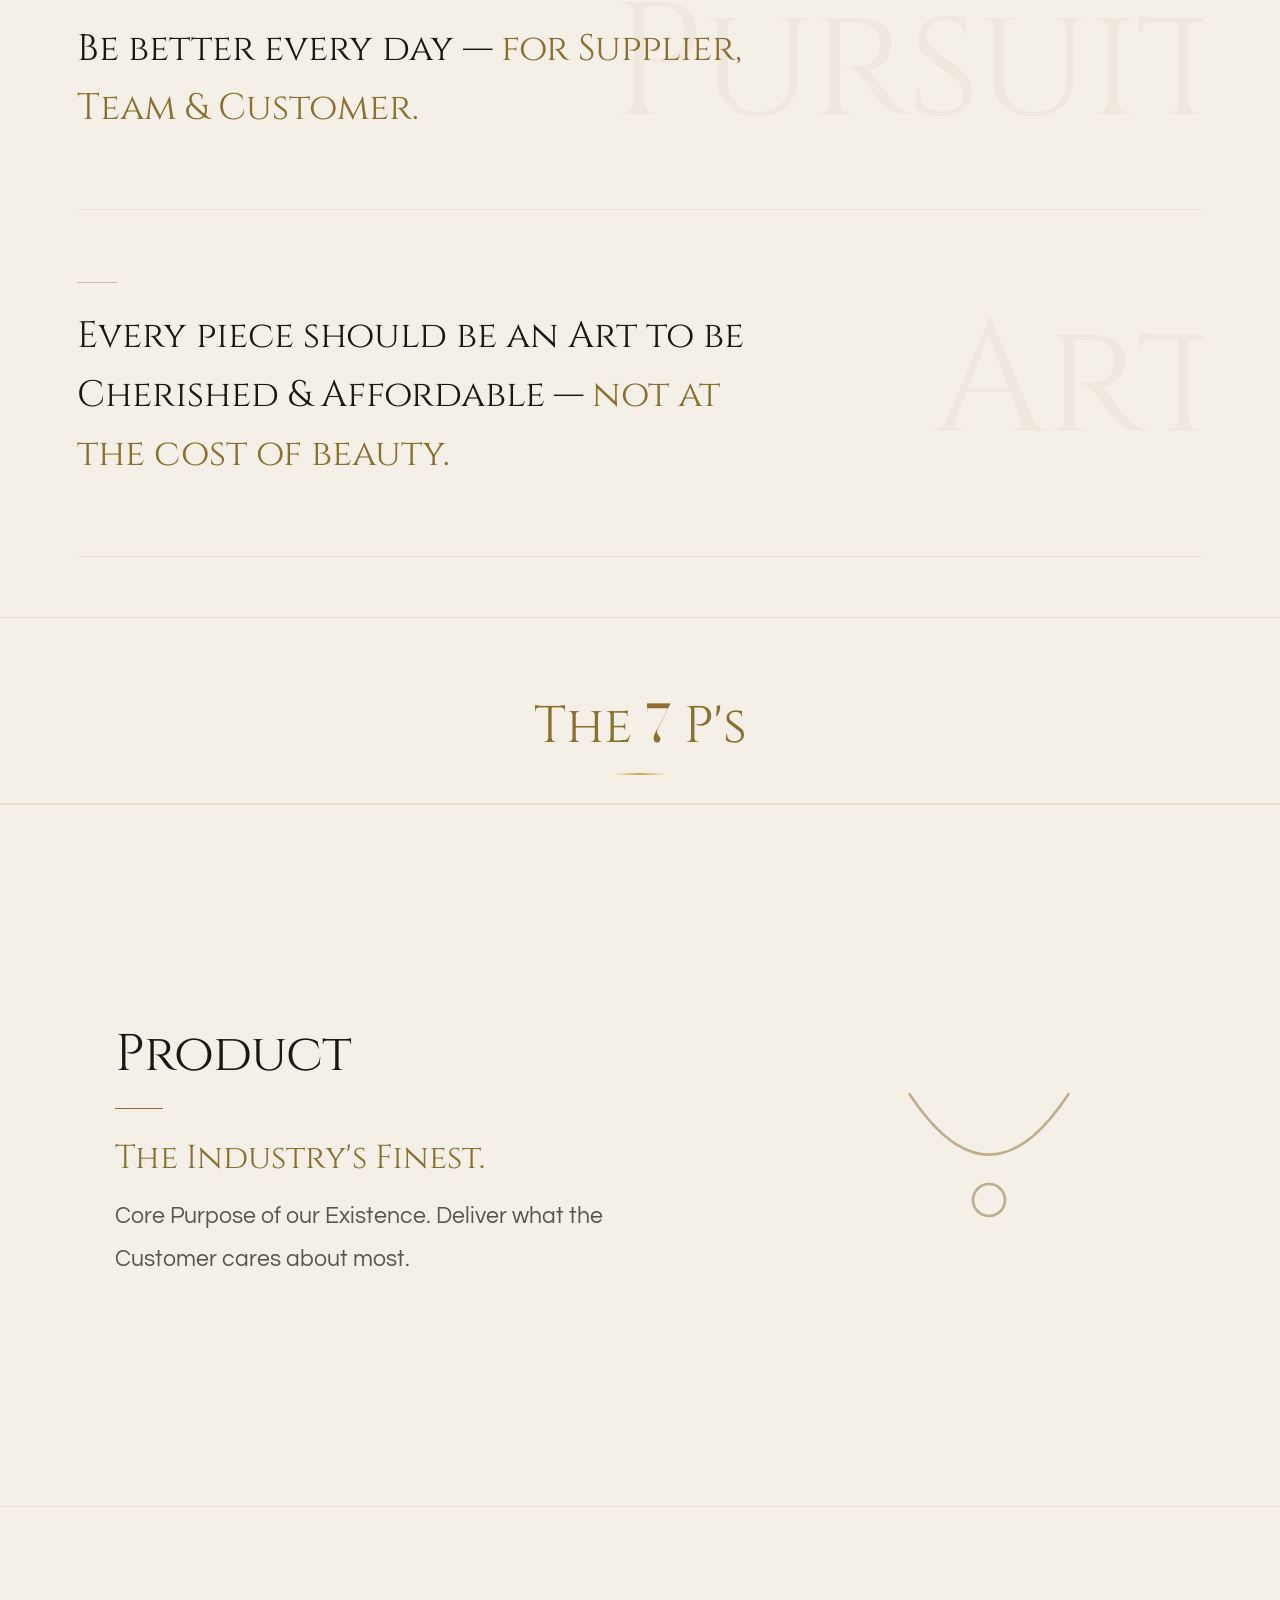
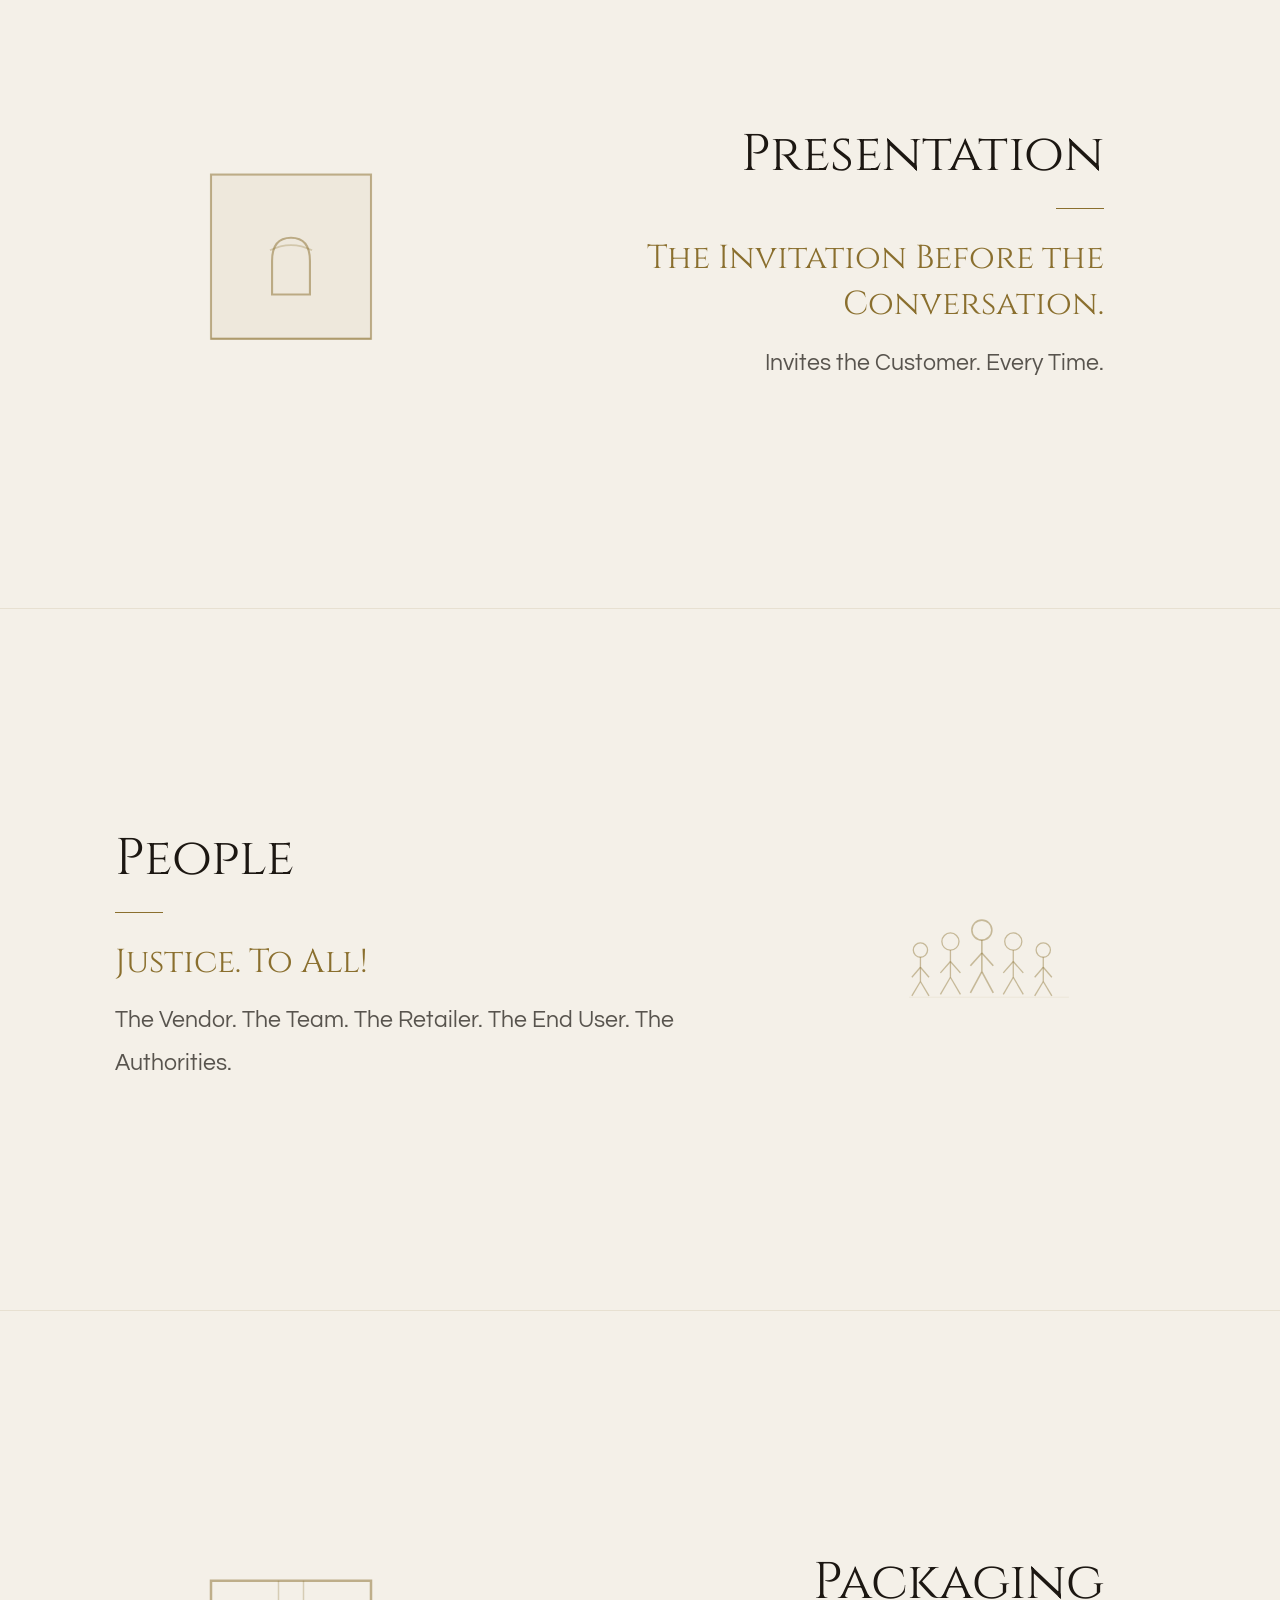
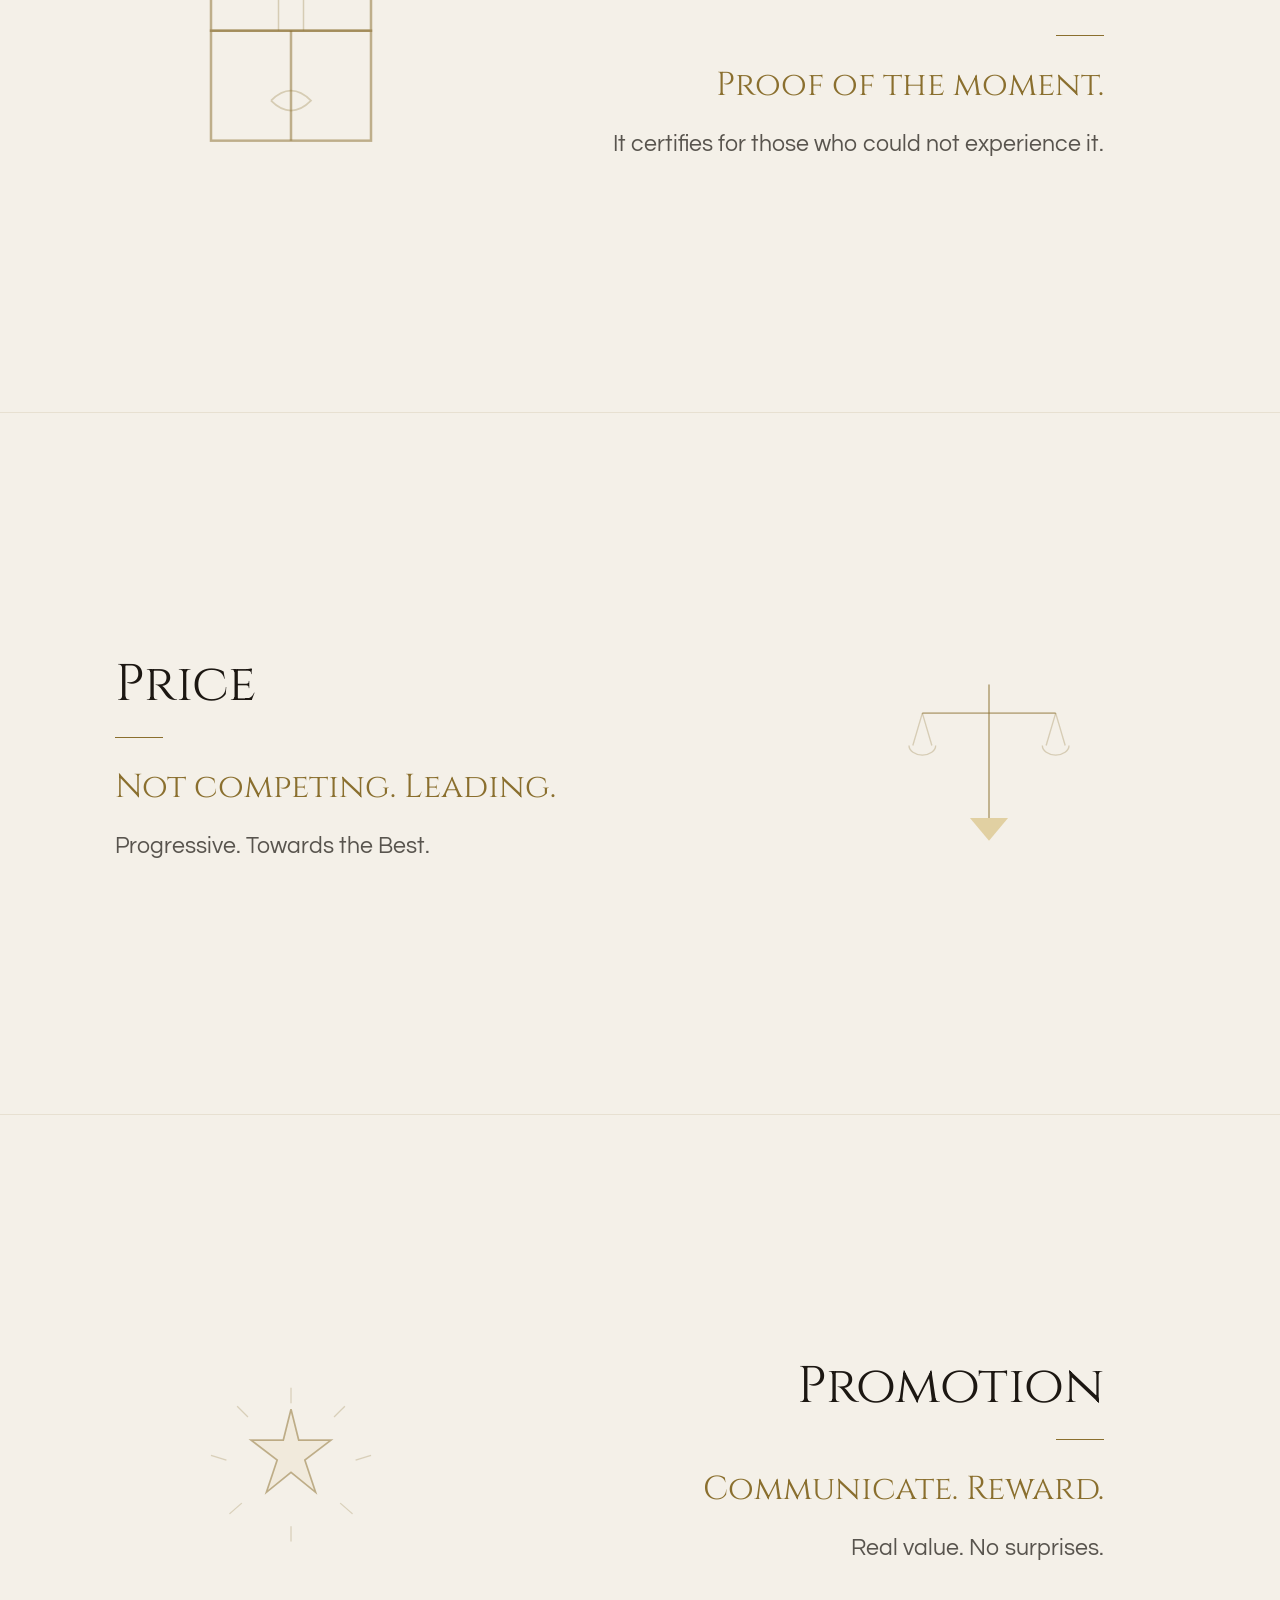
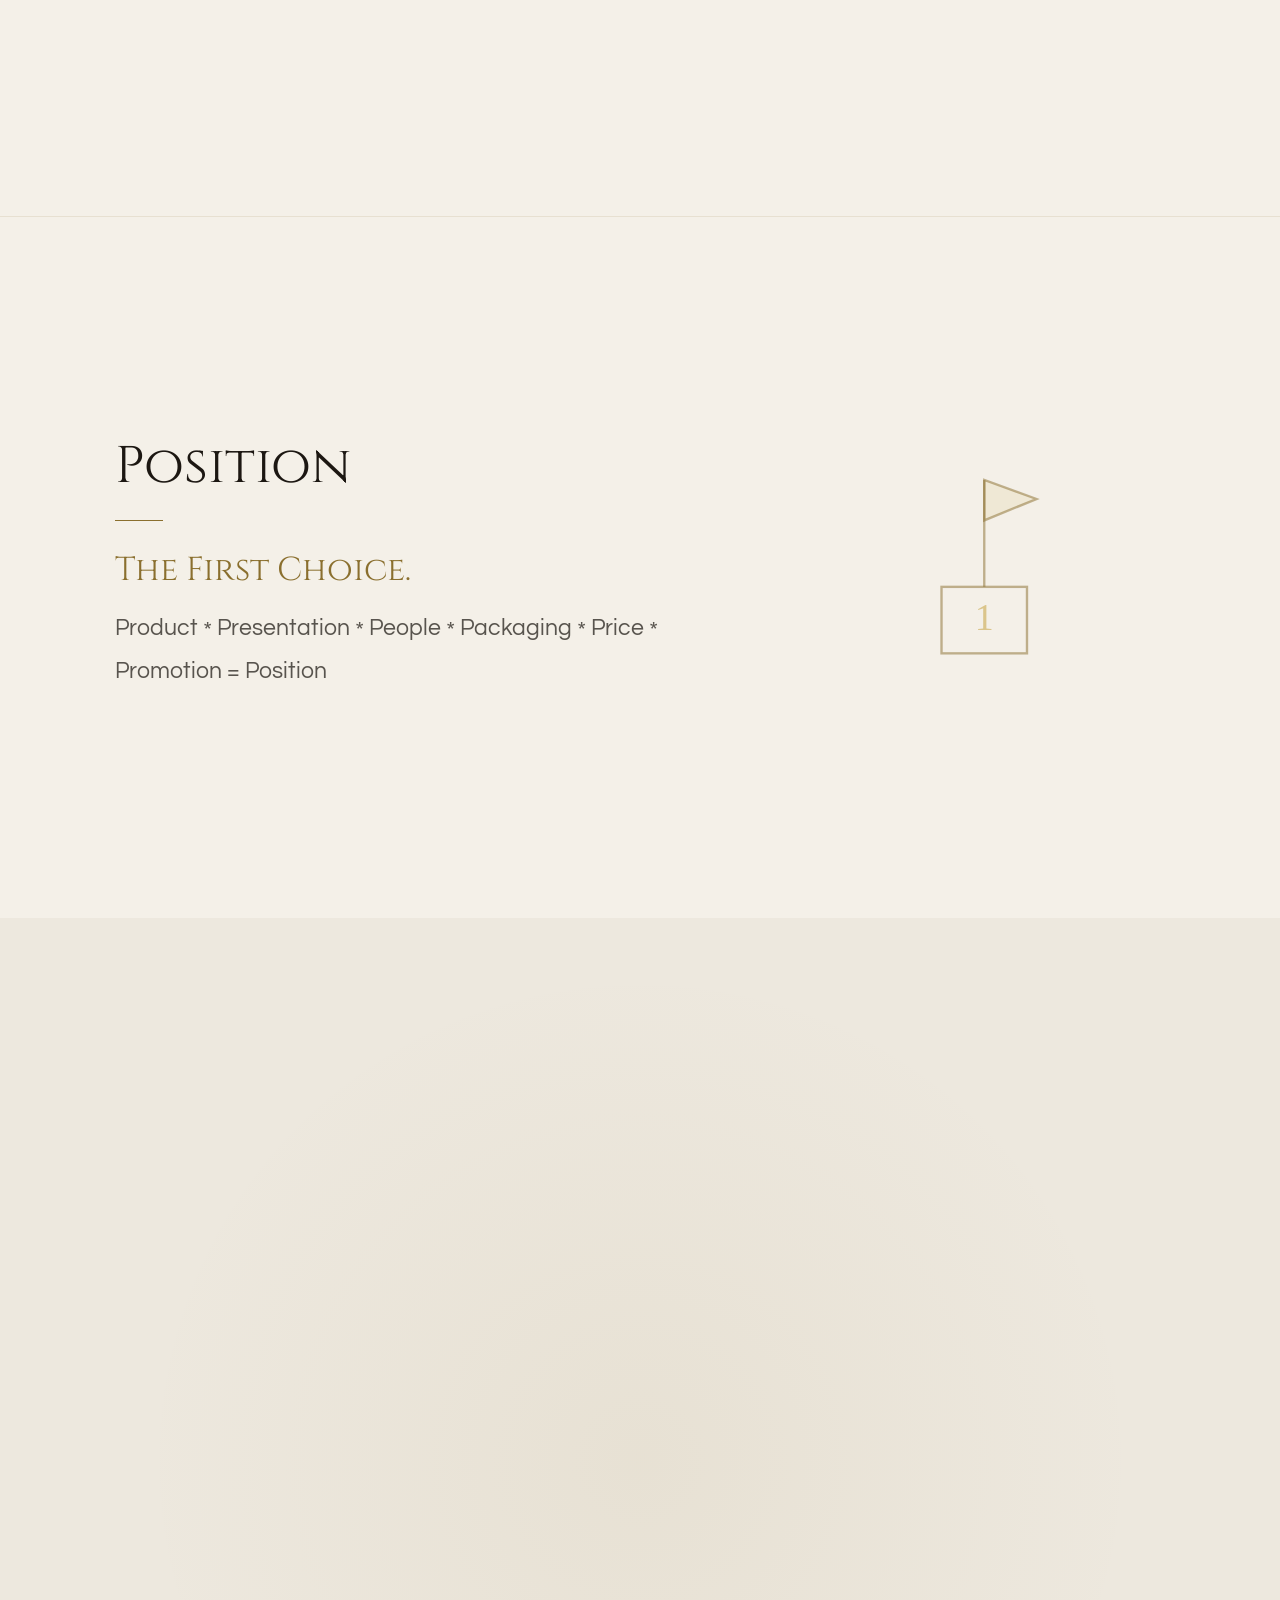
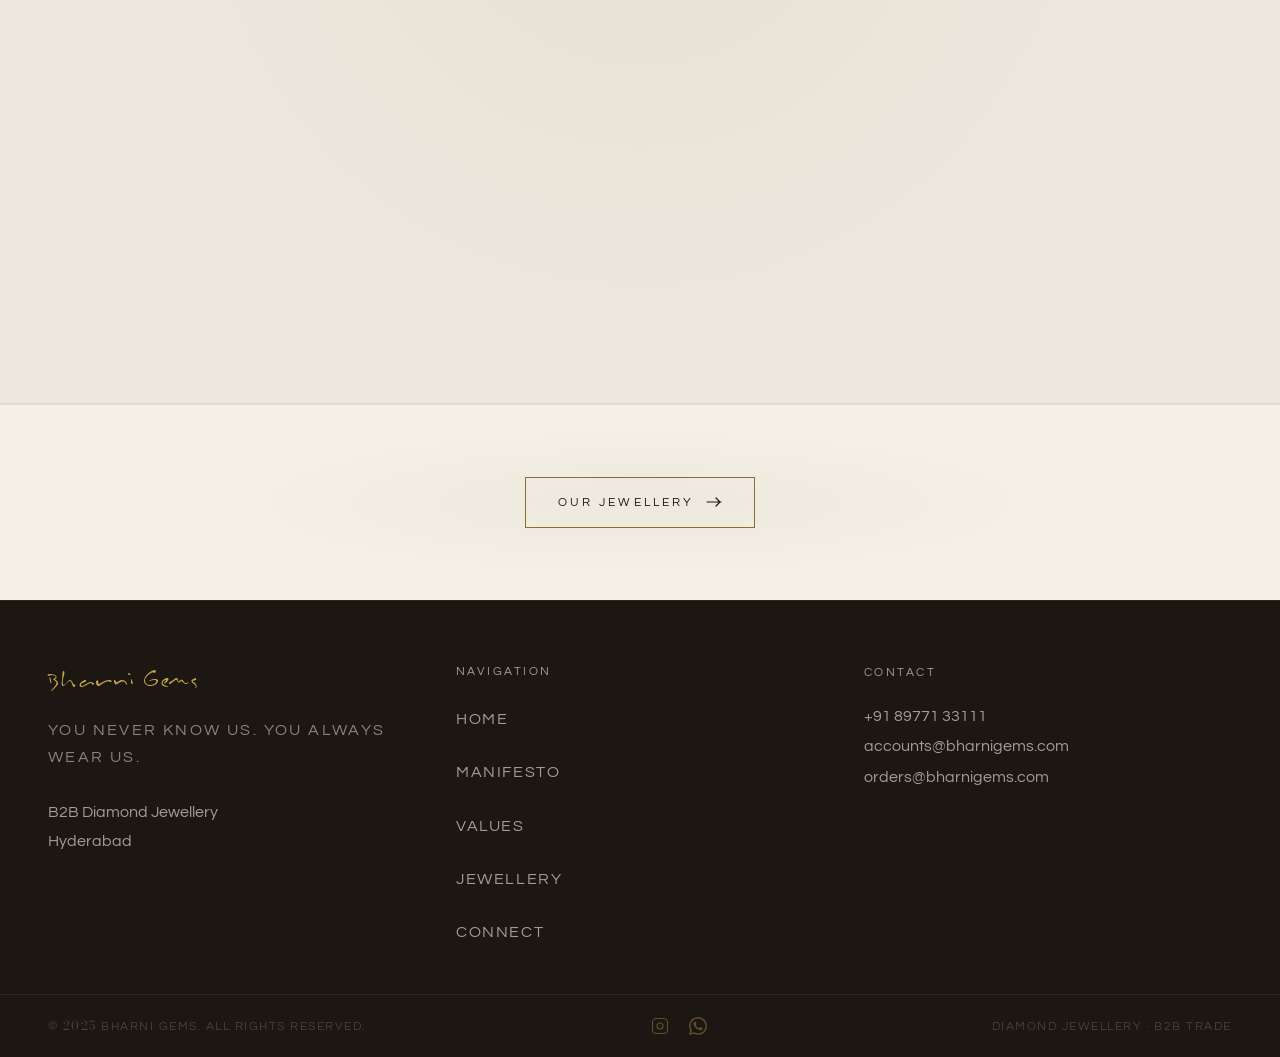
<file: pages/values_light.html>
<!DOCTYPE html>
<html lang="en">
<head>
  <meta charset="UTF-8">
  <meta name="viewport" content="width=device-width, initial-scale=1.0">
  <link rel="preconnect" href="https://fonts.googleapis.com">
  <link rel="preconnect" href="https://fonts.gstatic.com" crossorigin>
  <link rel="stylesheet" href="https://fonts.googleapis.com/css2?family=Questrial&family=Cinzel:wght@400;500&family=Bodoni+Moda:opsz,wght@6..96,400;6..96,500&display=swap">

  <title>Our Values — Bharni | Vision, Mission & Core Values</title>
  <meta name="description" content="Bharni's vision, mission and core values — the principles behind eighteen years of B2B diamond jewellery, crafted in Hyderabad for retail partners across India.">
  <link rel="canonical" href="https://bharnigems.com/pages/values_light.html">
  <meta property="og:type" content="website">
  <meta property="og:title" content="Our Values — Bharni | Vision, Mission & Core Values">
  <meta property="og:description" content="Bharni's vision, mission and core values — eighteen years of B2B diamond jewellery in Hyderabad.">
  <meta property="og:url" content="https://bharnigems.com/pages/values_light.html">
  <meta property="og:image" content="https://bharnigems.com/assets/images/og-image.jpg">
  <meta name="twitter:card" content="summary_large_image">
  <meta name="twitter:title" content="Our Values — Bharni">
  <meta name="twitter:description" content="Bharni's vision, mission and core values.">
  <meta name="twitter:image" content="https://bharnigems.com/assets/images/og-image.jpg">
  <link rel="stylesheet" href="../assets/css/global.css">
  <style>
    html, body { overflow-x: hidden; max-width: 100%; }

    /* ── Scroll video (same as before) ── */
    .scroll-video-wrap { position: relative; height: 100vh; }
    .scroll-video-sticky { position: relative; height: 100vh; overflow: hidden; }
    .scroll-video-sticky video { position: absolute; inset: 0; width: 100%; height: 100%; object-fit: cover; }
    .scroll-video-overlay { position: absolute; inset: 0; background: linear-gradient(to top, rgba(10,9,6,0.85) 0%, rgba(10,9,6,0.55) 40%, rgba(10,9,6,0.65) 100%); z-index: 1; }
    .scroll-video-text { position: absolute; inset: 0; z-index: 2; display: flex; flex-direction: column; align-items: center; justify-content: center; text-align: center; padding: 0 40px; }
    .scroll-video-text .hero-line-1 { display: block; font-family: var(--font-display); font-size: clamp(3rem, 6vw, 5.5rem); font-weight: 300; font-style: normal; color: #ffffff; line-height: 1.1; margin-bottom: 8px; opacity: 0; transform: translateY(20px); transition: opacity 0.9s var(--ease-out), transform 0.9s var(--ease-out); text-shadow: 0 2px 24px rgba(0,0,0,0.4); }
    .scroll-video-text .hero-line-1.visible { opacity: 1; transform: none; }
    .scroll-video-text .hero-line-2 { display: block; font-family: var(--font-display); font-size: clamp(3rem, 6vw, 5.5rem); font-weight: 300; font-style: normal; color: #c9a84c; opacity: 0; transform: translateY(16px); transition: opacity 0.9s var(--ease-out) 0.2s, transform 0.9s var(--ease-out) 0.2s; text-shadow: 0 2px 24px rgba(0,0,0,0.3); }
    .scroll-video-text .hero-line-2.visible { opacity: 1; transform: none; }

    /* ── Page tabs ── */
    .values-tabs {
      position: sticky; top: 60px; z-index: 10;
      background: #f4f0e8;
      border-bottom: 1px solid rgba(138,111,46,0.15);
      display: flex; justify-content: center; gap: 0;
      padding: 0;
    }
    .values-tab {
      font-size: 0.78rem; letter-spacing: 0.32em; text-transform: uppercase;
      color: rgba(28,23,18,0.45); padding: 18px 40px; cursor: pointer;
      border-bottom: 2px solid transparent; transition: all 0.3s; background: none; border-top: none; border-left: none; border-right: none; font-family: var(--font-body);
    }
    .values-tab:hover { color: #8a6f2e; }
    .values-tab.active { color: #8a6f2e; border-bottom-color: #8a6f2e; }

    /* ── Section anchors ── */
    .values-anchor { scroll-margin-top: 100px; }

    /* ── Part intro ── */
    .part-intro {
      padding: 80px clamp(24px,6vw,80px) 28px;
      border-bottom: 1px solid rgba(138,111,46,0.12);
      display: flex; align-items: center; justify-content: center;
      flex-direction: column; text-align: center; gap: 20px;
    }
    .part-intro__num { font-family: var(--font-display); font-size: clamp(2.3rem, 4.025vw, 3.68rem); font-weight: 300; color: rgba(138,111,46,0.12); line-height: 1; letter-spacing: 0.05em; }
    .part-intro__text { flex: 1; }
    .part-intro__label { font-size: 0.78rem; letter-spacing: 0.35em; text-transform: uppercase; color: #8a6f2e; margin-bottom: 16px; display: block; }
    .part-intro__title { font-family: var(--font-display); font-size: clamp(2.3rem, 4.025vw, 3.68rem); font-weight: 400; color: #8a6f2e; line-height: 1; }
    .part-intro__rule { width: 54px; height: 2px; margin: 20px auto 0; background: linear-gradient(to right, transparent, #c9a84c, transparent); }
    .part-intro__title em { color: #8a6f2e; font-style: normal; }
    .part-intro__sub { font-size: 1.38rem; line-height: 1.8; color: rgba(28,23,18,0.55); margin-top: 14px; max-width: 480px; margin-left: auto; margin-right: auto; }

    /* ── Vision statement ── */
    .vision-statement { min-height: auto; padding: 40px clamp(24px,6vw,80px); border-bottom: 1px solid rgba(138,111,46,0.12); text-align: center; position: relative; overflow: hidden; display: flex; flex-direction: column; align-items: center; justify-content: center; }
    .vision-statement::before { content: "V"; position: absolute; right: -20px; top: 20px; font-family: var(--font-display); font-size: 30rem; font-weight: 300; color: rgba(138,111,46,0.04); line-height: 1; pointer-events: none; user-select: none; }
    .vision-statement__inner { max-width: 860px; margin: 0 auto; position: relative; z-index: 1; }
    .vision-statement__display { margin-bottom: 52px; }
    .vision-statement__line { display: inline; font-family: var(--font-display); font-size: clamp(1.495rem, 2.3vw, 1.84rem); font-weight: 400; letter-spacing: 0.05em; color: #1c1712; line-height: 2.2; text-align: center; }
    .vision-statement__line.ml-start::before { content: '\A'; white-space: pre; }
    .vision-statement__line--gold { display: block; margin-top: 0.5em; color: #1c1712; font-style: normal; }
    .vision-statement__context { display: flex; align-items: center; justify-content: center; gap: 24px; margin-top: 48px; }
    .vision-statement__rule { flex: 1; max-width: 80px; height: 1px; background: rgba(138,111,46,0.35); }
    .vision-statement__context-text { font-family: var(--font-display); font-size: clamp(1.495rem, 2.3vw, 1.84rem); font-style: normal; color: #1c1712; letter-spacing: 0.02em; }
    /* Desktop: let the phrases flow into fewer lines (the compact V04 look)
       instead of one stacked line each. Mobile is untouched. */
    @media (min-width: 769px) {
      .vision-statement__card { width: max-content; max-width: 100%; }
      .vision-statement__display { white-space: nowrap; margin-bottom: 40px; }
      .vision-statement__line { display: inline; line-height: 2.0; }
      .vision-statement__line.ml-start::before { content: none; }
      .vision-statement__line.dl-start::before { content: '\A'; white-space: pre; }
      .vision-statement__line--gold { display: block; margin-top: 0.5em; }
    }

    /* ── Pillars reveal ── */
    .pillars-section { padding: 0 clamp(24px,6vw,80px); border-bottom: 1px solid rgba(138,111,46,0.12); }
    .pillars-trigger {
      display: flex; align-items: center; justify-content: center; gap: 16px; cursor: pointer;
      padding: 36px 0; border-bottom: 1px solid rgba(138,111,46,0.15);
      user-select: none; transition: opacity 0.3s; width: 100%;
    }
    .pillars-trigger:hover { opacity: 0.75; }
    .trigger-icon { width: 22px; height: 22px; position: relative; flex-shrink: 0; }
    .trigger-icon::before, .trigger-icon::after { content: ""; position: absolute; background: #8a6f2e; transition: transform 0.4s ease, opacity 0.3s; }
    .trigger-icon::before { width: 1px; height: 14px; top: 4px; left: 10px; }
    .trigger-icon::after { width: 14px; height: 1px; top: 10px; left: 3px; }
    .pillars-trigger.open .trigger-icon::before { transform: rotate(90deg); opacity: 0; }
    .trigger-text { font-size: 0.78rem; letter-spacing: 0.3em; text-transform: uppercase; color: #8a6f2e; }
    .trigger-count { font-family: var(--font-display); font-size: 1.38rem; color: rgba(138,111,46,0.45); }

    .pillars-wrap { max-height: 0; overflow: hidden; transition: max-height 1s cubic-bezier(0.4,0,0.2,1); }
    .pillars-wrap.open { max-height: 3000px; }

    /* single pillar row */
    .pillar-row {
      display: grid; grid-template-columns: 80px 1fr; gap: 0;
      border-bottom: 1px solid rgba(138,111,46,0.08);
      opacity: 0; transform: translateY(14px);
      transition: opacity 0.5s ease, transform 0.5s ease, background 0.3s;
    }
    .pillars-wrap.open .pillar-row { opacity: 1; transform: translateY(0); }
    .pillars-wrap.open .pillar-row:nth-child(1){ transition-delay: 0.1s; }
    .pillars-wrap.open .pillar-row:nth-child(2){ transition-delay: 0.18s; }
    .pillars-wrap.open .pillar-row:nth-child(3){ transition-delay: 0.26s; }
    .pillars-wrap.open .pillar-row:nth-child(4){ transition-delay: 0.34s; }
    .pillars-wrap.open .pillar-row:nth-child(5){ transition-delay: 0.42s; }
    .pillars-wrap.open .pillar-row:nth-child(6){ transition-delay: 0.50s; }
    .pillar-row:hover { background: rgba(138,111,46,0.025); }
    .pillar-row:last-child { border-bottom: none; }

    .pillar__motif { display: flex; align-items: center; justify-content: center; padding: 36px 0; }
    .pillar__motif svg { width: 36px; height: 36px; overflow: visible; display: block; flex-shrink: 0; }
    .pillar__body { padding: 32px 0 32px 24px; border-left: 1px solid rgba(138,111,46,0.1); }
    .pillar__title { font-family: var(--font-display); font-size: clamp(1.84rem, 2.875vw, 2.53rem); font-weight: 400; color: #1c1712; margin-bottom: 12px; line-height: 1.2; }
    .pillar__text { font-size: 1.45rem; line-height: 1.9; color: rgba(28,23,18,0.7); }
    .pillar__text .hl-gold { color: #8a6f2e; font-style: normal; }
    .pillar__text .hl { color: #1c1712; font-style: normal; border-bottom: 1px solid rgba(138,111,46,0.3); padding-bottom: 1px; }

    /* SVG animations */
    .svg-eye .iris { animation: irisOpen 4s ease-in-out infinite; transform-origin: 11px 11px; }
    @keyframes irisOpen { 0%,100%{ transform:scaleY(0.6); } 50%{ transform:scaleY(1); } }
    .svg-eye .glint { opacity:0; animation: glintFire 4s ease-in-out infinite; }
    @keyframes glintFire { 0%,60%,80%,100%{opacity:0;} 70%{opacity:1;} }
    .svg-heart .heart { animation: heartbeat 3.5s ease-in-out infinite; transform-origin: 11px 12px; }
    @keyframes heartbeat { 0%,100%{transform:scale(1);} 30%{transform:scale(1.12);} 60%{transform:scale(0.97);} }
    .svg-crown .crown { animation: crownGlow 4s ease-in-out infinite; }
    @keyframes crownGlow { 0%,100%{opacity:0.45;} 50%{opacity:0.85;} }
    .svg-line .line { stroke-dasharray:60; stroke-dashoffset:60; animation: drawLine 2.5s ease-in-out infinite; }
    @keyframes drawLine { 0%{stroke-dashoffset:60;} 55%,100%{stroke-dashoffset:0;} }
    .svg-bangle .bangle { stroke-dasharray:100; stroke-dashoffset:100; animation: bangleAppear 3s ease-in-out infinite; }
    @keyframes bangleAppear { 0%,20%{stroke-dashoffset:100;} 60%,80%{stroke-dashoffset:0;} 100%{stroke-dashoffset:100;} }
    .svg-clasp .h1 { animation: clasp1 4s ease-in-out infinite; }
    .svg-clasp .h2 { animation: clasp2 4s ease-in-out infinite; }
    @keyframes clasp1 { 0%,20%,100%{transform:translateX(-3px);} 50%,80%{transform:translateX(0);} }
    @keyframes clasp2 { 0%,20%,100%{transform:translateX(3px);} 50%,80%{transform:translateX(0);} }

    /* ── Mission ── */
    .mission-section { padding: 0 clamp(24px,6vw,80px) 60px; border-bottom: 1px solid rgba(138,111,46,0.12); }
    .mission-item {
      padding: 72px 0;
      border-top: 1px solid rgba(138,111,46,0.1);
      position: relative; overflow: hidden;
      opacity: 0; transform: translateY(20px);
      transition: opacity 0.7s ease, transform 0.7s ease;
    }
    .mission-item:last-child { border-bottom: 1px solid rgba(138,111,46,0.1); }
    .mission-item.visible { opacity: 1; transform: translateY(0); }
    .mission-item:nth-child(1){ transition-delay: 0s; }
    .mission-item:nth-child(2){ transition-delay: 0.1s; }
    .mission-item:nth-child(3){ transition-delay: 0.2s; }
    .mission-item:nth-child(4){ transition-delay: 0.3s; }
    .mission-item:nth-child(5){ transition-delay: 0.4s; }
    .mission-ghost {
      position: absolute; right: -2%; top: 50%; transform: translateY(-50%);
      font-family: var(--font-display); font-weight: 300;
      font-size: clamp(6rem,13vw,10rem);
      color: rgba(138,111,46,0.055); line-height: 1;
      user-select: none; pointer-events: none;
      letter-spacing: -0.02em; white-space: nowrap;
    }
    .mission-num {
      font-size: 0.78rem; letter-spacing: 0.3em; text-transform: uppercase;
      color: rgba(138,111,46,0.5); display: block; margin-bottom: 24px;
    }
    .mission-rule { width: 40px; height: 1px; background: rgba(138,111,46,0.4); margin-bottom: 24px; }
    .mission-text {
      font-family: var(--font-display); font-size: clamp(1.84rem, 2.875vw, 2.53rem);
      font-weight: 400; color: #1c1712; line-height: 1.6;
      max-width: 680px; position: relative; z-index: 1;
    }
    .mission-text em { color: #8a6f2e; font-style: normal; }
    

    /* ── Highlights ── */
    .hl { color: #1c1712; font-style: normal; border-bottom: 1px solid rgba(138,111,46,0.3); padding-bottom: 1px; }
    .hl-gold { color: #8a6f2e; font-style: normal; }

    /* ── Karma / close ── */
    .vision-pullquote { padding: 80px clamp(24px,6vw,80px); text-align: center; border-bottom: 1px solid rgba(138,111,46,0.12); position: relative; overflow: hidden; }
    .vision-pullquote::before { content: ""; position: absolute; inset: 0; background: radial-gradient(ellipse 60% 70% at 50% 50%, rgba(138,111,46,0.04) 0%, transparent 65%); pointer-events: none; }
    .vision-pullquote__inner { position: relative; z-index: 1; max-width: 740px; margin: 0 auto; }
    .vision-close { padding: 72px clamp(24px,6vw,80px); text-align: center; border-top: 1px solid rgba(138,111,46,0.12); position: relative; overflow: hidden; }
    .vision-close__bg { position: absolute; inset: 0; background: radial-gradient(ellipse 50% 60% at 50% 50%, rgba(138,111,46,0.05) 0%, transparent 65%); }
    .vision-close__content { position: relative; z-index: 1; max-width: 560px; margin: 0 auto; }

    @media(max-width:900px) {
      .part-intro { padding: 56px clamp(24px,4vw,48px) 40px; }
      .part-intro__num { font-size: 2rem; }
      .part-intro__title { font-size: clamp(2.3rem, 4.025vw, 3.68rem); }
      .mission-item { padding: 52px 0; }
      .mission-ghost { font-size: clamp(4rem,10vw,7rem); }
    }

    @media(max-width:640px) {
      .mission-item { padding: 32px 0; }
    }

  

    </style>
  <style>
/* ── LIGHT THEME — loaded last, overrides all ── */
/* ═══════════════════════════════════════════════════════════════
   BHARNI GEMS — LIGHT / CREAM THEME
   Premium cream ground. Deep ink. Warm gold.
   Same DNA, different mood. Every page, fully considered.
   ═══════════════════════════════════════════════════════════════ */

/* ── Token Overrides ────────────────────────────────────────── */
:root {
  --black:        #f4f0e8;
  --obsidian:     #ede8de;
  --obsidian-2:   #e5dfd3;
  --obsidian-3:   #d9d1c4;
  --gold:         #8a6f2e;
  --gold-light:   #9a7f3a;
  --gold-dim:     #b89840;
  --champagne:    #1c1712;
  --champagne-2:  #2e261c;
  --white:        #1c1712;
  --muted:        #4a4035;
  --line:         rgba(138,111,46,0.18);
}

/* ── Base ───────────────────────────────────────────────────── */
body           { background: #f4f0e8 !important; color: #1c1712 !important; }
.reveal { opacity: 1 !important; transform: none !important; }
.scroll-video-text .hero-line-1 { opacity: 1 !important; transform: none !important; }
.scroll-video-text .hero-line-2 { opacity: 1 !important; transform: none !important; }

body::before   { opacity: 0.18 !important; }

::-webkit-scrollbar-track { background: #f4f0e8 !important; }
::-webkit-scrollbar-thumb { background: #b89840 !important; }
::selection    { background: rgba(138,111,46,0.2) !important; color: #1c1712 !important; }

/* ── Nav ────────────────────────────────────────────────────── */
.nav.scrolled  { background: rgba(244,240,232,1) !important; border-color: rgba(138,111,46,0.12) !important; }
.nav[data-bg="light"] .nav__logo { color: #1c1712 !important; }
.nav[data-bg="light"] .nav__logo:hover span { color: #8a6f2e !important; }
.nav[data-bg="light"] .nav__links a { color: #4a4035 !important; }
.nav[data-bg="light"] .nav__links a:hover, .nav[data-bg="light"] .nav__links a.active { color: #8a6f2e !important; }
.nav[data-bg="dark"] .nav__logo { color: #ffffff !important; }
.nav[data-bg="dark"] .nav__links a { color: #ffffff !important; }
.nav[data-bg="dark"] .nav__links a:hover { color: var(--gold) !important; }
.nav[data-bg="brown"] .nav__logo { color: #ffffff !important; }
.nav[data-bg="brown"] .nav__links a { color: #ffffff !important; }
.nav[data-bg="brown"] .nav__links a:hover { color: var(--gold) !important; }
.nav[data-bg="dark"] .nav__hamburger span { background: #ffffff !important; }
.nav[data-bg="light"] .nav__hamburger span { background: #1c1712 !important; }
.nav[data-bg="brown"] .nav__hamburger span { background: #ffffff !important; }
/* Mobile overlay — keep dark */
@media(max-width:768px) {
  .nav__links  { background: rgba(28,23,18,0.98) !important; }
  .nav__links a { color: #f4f0e8 !important; }
  .nav__links a.active { color: #c9a84c !important; }
}


/* ── Typography ─────────────────────────────────────────────── */
em             { color: #8a6f2e !important; }
.section-label { color: #1c1712 !important; }
.display-1, .display-2, .display-3 { color: #1c1712 !important; }
.body-text     { color: #2e261c !important; }
.t-whisper     { color: #3a3028 !important; }
.t-statement   { color: #1c1712 !important; }
.t-statement em{ color: #8a6f2e !important; }
.gold-rule     { background: #8a6f2e !important; }
.divider::before, .divider::after { background: linear-gradient(90deg,transparent,rgba(138,111,46,0.25),transparent) !important; }
.divider__diamond { background: #8a6f2e !important; }

/* ── Buttons ────────────────────────────────────────────────── */
.btn           { color: #1c1712 !important; border-color: #8a6f2e !important; background: transparent !important; }
.btn:hover     { background: #8a6f2e !important; color: #f4f0e8 !important; }

/* ── Page hero (inner pages) ────────────────────────────────── */
.page-hero     { border-bottom-color: rgba(138,111,46,0.15) !important; }
.page-hero__bg { background: linear-gradient(145deg, #e5dfd3 0%, #cec6b8 100%) !important; }
.page-hero__bg::after { background: linear-gradient(to top, #f4f0e8, transparent) !important; }
.page-hero__title { color: #1c1712 !important; }
.page-hero__number { color: rgba(138,111,46,0.07) !important; }

/* ── Trade CTA — dark block for contrast punch ──────────────── */
.trade-cta              { background: #1c1712 !important; }
.trade-cta .section-label { color: rgba(201,168,76,0.65) !important; }
.trade-cta__title       { color: #f4f0e8 !important; }
.trade-cta__title em    { color: #c9a84c !important; }
.trade-cta__sub         { color: rgba(244,240,232,0.72) !important; }
.trade-cta__corner      { border-color: rgba(201,168,76,0.25) !important; }
.trade-cta .btn         { color: #f4f0e8 !important; border-color: rgba(201,168,76,0.4) !important; }
.trade-cta .btn:hover   { background: #c9a84c !important; color: #1c1712 !important; border-color: #c9a84c !important; }

/* ── Footer — keep dark ─────────────────────────────────────── */
footer, footer .footer  { background: #1c1712 !important; }
.footer__brand          { color: #c9a84c !important; }
.footer__tagline        { color: rgba(244,240,232,0.5) !important; }
.footer__links a, .footer__contact a { color: rgba(244,240,232,0.62) !important; }
.footer__links a:hover, .footer__contact a:hover { color: #c9a84c !important; }
.footer__bottom         { border-top-color: rgba(244,240,232,0.08) !important; }
.footer__copy           { color: rgba(244,240,232,0.32) !important; }
.footer__social-link    { color: rgba(201,168,76,0.4) !important; }
.footer__social-link:hover { color: #c9a84c !important; }
footer p[style]         { color: rgba(244,240,232,0.62) !important; }

/* ════════════════════════════════════════
   HOME PAGE (index.html / index_light.html)
   ════════════════════════════════════════ */

/* Hero video stays dark — it's a full-bleed video */
/* Hero video — keep overlay exactly as dark, no change */
/* .hero__overlay intentionally NOT overridden */
.hero__tagline  { color: #8a6f2e !important; }
.hero__scroll-label { color: #8a6f2e !important; }
.hero__scroll-line  { background: #8a6f2e !important; }
.hero__corner   { border-color: rgba(138,111,46,0.3) !important; }

/* Philosophy */
.philosophy     { background: #ede8de !important; }
.philosophy__quote { color: #1c1712 !important; }
.philosophy__quote em { color: #8a6f2e !important; }
.philosophy .body-text { color: #3a3028 !important; }

/* Collections section */
.collections    { background: #f4f0e8 !important; }
.coll-meta      { background: #f4f0e8 !important; }
.coll-meta__name { color: #1c1712 !important; }
.coll-corner    { border-color: rgba(138,111,46,0.25) !important; }

/* 7P's */
.values         { background: #f4f0e8 !important; }
.values__intro .display-2 { color: #1c1712 !important; }
.values__body-text { color: rgba(28,23,18,0.6) !important; }
.p-scene        { border-top-color: rgba(138,111,46,0.12) !important; }
.p-scene__title { color: #1c1712 !important; }
.p-scene__rule  { background: #8a6f2e !important; }
.p-scene__hook  { color: #8a6f2e !important; }
.p-scene__text  { color: rgba(28,23,18,0.72) !important; }
.p-motif-stroke      { stroke: rgba(138,111,46,0.5) !important; }
.p-motif-stroke-soft { stroke: rgba(138,111,46,0.28) !important; }
.p-motif-fill-soft   { fill:   rgba(138,111,46,0.06) !important; }

/* ════════════════════════════════════════
   COLLECTIONS PAGE
   ════════════════════════════════════════ */
.cat-tabs       { background: #ede8de !important; border-bottom-color: rgba(138,111,46,0.15) !important; }
.cat-tab        { color: #4a4035 !important; }
.cat-tab:hover  { color: #8a6f2e !important; }
.cat-tab.active { color: #8a6f2e !important; border-bottom-color: #8a6f2e !important; }
.cat-section    { border-top-color: rgba(138,111,46,0.12) !important; }
.cat-header     { border-bottom-color: rgba(138,111,46,0.12) !important; }
.cat-title      { color: #1c1712 !important; }
.cat-desc       { color: #3a3028 !important; }
.pcard          { background: #e5dfd3 !important; }
.pcard::after   { border-color: rgba(138,111,46,0) !important; }
.pcard:hover::after { border-color: rgba(138,111,46,0.4) !important; }
.pcard__images  { background: #d9d1c4 !important; }
/* Product images stay as-is on cream — natural light look */
.trade-bar      { background: #ede8de !important; border-color: rgba(138,111,46,0.15) !important; }
.trade-bar h3   { color: #1c1712 !important; }
.trade-bar p    { color: #3a3028 !important; }
.single-trade-bar { border-top-color: rgba(138,111,46,0.12) !important; }
.single-trade-bar p { color: #3a3028 !important; }

/* ════════════════════════════════════════
   MANIFESTO PAGE
   ════════════════════════════════════════ */

/* Video hero — stays dark naturally (video bg) */
/* Content below the video */
.manifesto-body { background: #f4f0e8 !important; }
.manifesto-body p { color: rgba(28,23,18,0.85) !important; }
.manifesto-body h2 { color: rgba(138,111,46,0.8) !important; }
.manifesto-body h2::before { background: rgba(138,111,46,0.35) !important; }
.manifesto-intro { color: #1c1712 !important; border-bottom-color: rgba(138,111,46,0.15) !important; }
.manifesto-intro .intro-quiet { color: rgba(28,23,18,0.82) !important; }
.manifesto-section { border-bottom-color: rgba(138,111,46,0.12) !important; }
.manifesto-pull { color: #1c1712 !important; }
.manifesto-pull em { color: #8a6f2e !important; }
.t-statement    { color: #1c1712 !important; }
.hl             { color: #1c1712 !important; border-bottom-color: rgba(138,111,46,0.3) !important; }
.hl-gold        { color: #8a6f2e !important; }
/* 7P grid on manifesto */
.seven-p        { background: rgba(138,111,46,0.12) !important; border-color: rgba(138,111,46,0.12) !important; }
.seven-p__item  { background: #f4f0e8 !important; }
.seven-p__item:hover { background: #ede8de !important; }
.seven-p__num   { color: rgba(138,111,46,0.18) !important; }
.seven-p__title { color: #1c1712 !important; }
.seven-p__text  { color: #3a3028 !important; }

/* ════════════════════════════════════════
   VISION PAGE
   ════════════════════════════════════════ */

/* Video hero — stays dark (video) */
/* Statement block */
.vision-statement { background: #f4f0e8 !important; border-bottom-color: rgba(138,111,46,0.12) !important; }
.vision-statement::before { color: rgba(138,111,46,0.05) !important; }
.vision-statement__line { color: #f4f0e8 !important; }
.vision-statement__line--gold { color: #c9a84c !important; }
.vision-statement__rule { background: rgba(201,168,76,0.4) !important; }
.vision-statement__context-text { color: #c9a84c !important; }

/* Explanation */
.vision-explanation { background: #f4f0e8 !important; border-bottom-color: rgba(138,111,46,0.12) !important; }
.vision-explanation__heading { color: #1c1712 !important; }
.vision-explanation__heading em { color: #8a6f2e !important; }
.vision-para    { border-bottom-color: rgba(138,111,46,0.12) !important; }
.vision-para:first-child { border-top-color: rgba(138,111,46,0.12) !important; }
.vision-para__num { color: rgba(138,111,46,0.1) !important; }
.vision-para:hover .vision-para__num { color: rgba(138,111,46,0.55) !important; }
.vision-para__title { color: #8a6f2e !important; }
.vision-para__key { color: #1c1712 !important; }
.vision-para__key em { color: #8a6f2e !important; }
.vision-para__body { color: #3a3028 !important; }

/* Pull quote */
.vision-pullquote { background: #ede8de !important; border-bottom-color: rgba(138,111,46,0.12) !important; }
.vision-pullquote::before { background: radial-gradient(ellipse 60% 70% at 50% 50%, rgba(138,111,46,0.06) 0%, transparent 65%) !important; }
.vision-pullquote__rule { background: linear-gradient(to bottom, transparent, rgba(138,111,46,0.28)) !important; }
.vision-pullquote__rule--bottom { background: linear-gradient(to bottom, rgba(138,111,46,0.28), transparent) !important; }
.vision-pullquote__quote { color: #1c1712 !important; }
.vision-pullquote__quote em { color: #8a6f2e !important; }

/* Pillars */
.vision-pillars { background: #f4f0e8 !important; border-bottom-color: rgba(138,111,46,0.12) !important; }
.vision-pillar  { border-bottom-color: rgba(138,111,46,0.12) !important; }
.vision-pillar:first-child { border-top-color: rgba(138,111,46,0.12) !important; }
.vision-pillar__num { color: rgba(138,111,46,0.1) !important; }
.vision-pillar:hover .vision-pillar__num { color: rgba(138,111,46,0.55) !important; }
.vision-pillar__title { color: #1c1712 !important; }
.vision-pillar__text { color: #3a3028 !important; }
.vision-pillar__text em { color: #3a3028 !important; font-style: normal; }

/* Close / Karma section */
.vision-close   { border-top-color: rgba(138,111,46,0.12) !important; }
.vision-close__bg { background: radial-gradient(ellipse 50% 60% at 50% 50%, rgba(138,111,46,0.06) 0%, transparent 65%) !important; }

/* ════════════════════════════════════════
   CONTACT PAGE
   ════════════════════════════════════════ */

/* Video hero stays dark */
/* Info panel */
.contact-body   { background: #f4f0e8 !important; }
.contact-info   { border-right-color: rgba(138,111,46,0.12) !important; }
.contact-info__statement { color: #1c1712 !important; }
.contact-info__statement .quiet { color: #3a3028 !important; }
.contact-info__statement em { color: #8a6f2e !important; }
.contact-detail__label  { color: #8a6f2e !important; opacity: 0.8 !important; }
.contact-detail__value  { color: #1c1712 !important; }
.contact-detail__value a { color: #1c1712 !important; }
.contact-detail__value a:hover { color: #8a6f2e !important; }
.contact-info__hours    { border-top-color: rgba(138,111,46,0.12) !important; }
.contact-info__hours p  { color: #3a3028 !important; }

/* Form */
.contact-form__heading  { color: #1c1712 !important; }
.contact-form__sub      { color: #3a3028 !important; }
.form-label             { color: rgba(138,111,46,0.55) !important; }
.form-input, .form-select, .form-textarea {
  border-bottom-color: rgba(138,111,46,0.22) !important;
  color: #1c1712 !important;
  background: transparent !important;
}
.form-input::placeholder, .form-textarea::placeholder { color: rgba(28,23,18,0.25) !important; }
.form-input:focus, .form-select:focus, .form-textarea:focus { border-bottom-color: #8a6f2e !important; }
.form-select option     { background: #ede8de !important; color: #1c1712 !important; }
.form-check input[type="checkbox"] { border-color: rgba(138,111,46,0.3) !important; }
.form-check input[type="checkbox"]:checked { background: #8a6f2e !important; border-color: #8a6f2e !important; }
.form-check input[type="checkbox"]:checked::after { border-color: #f4f0e8 !important; }
.form-check label       { color: #3a3028 !important; }
.form-submit            { border-top-color: rgba(138,111,46,0.12) !important; }
.form-submit__note      { color: #3a3028 !important; }
.form-success__icon     { border-color: #8a6f2e !important; }
.form-success h3        { color: #1c1712 !important; }
.form-success p         { color: #3a3028 !important; }

  
@media(max-width: 768px) {
  .part-intro { padding: 60px 24px; }
  .part-intro__title { font-size: clamp(1.8rem, 7vw, 3rem); }
  .vision-statement__line { font-size: clamp(1.1rem, 3.5vw, 1.4rem); line-height: 2; }
  .vision-statement__inner { padding: 60px 24px; }
  .mission-section { padding: 0 24px 40px; }
  .mission-item { padding: 40px 0; }
  .mission-text { font-size: clamp(1.2rem, 4vw, 1.6rem); }
  #karma-canvas { width: 100% !important; max-width: 300px !important; height: auto !important; aspect-ratio: 1 / 1 !important; }
}


@media(max-width: 768px) {
  .nav { padding: 0 20px; }
  .scroll-video-text { padding: 0 20px !important; }
  .scroll-video-text .hero-line-1,
  .scroll-video-text .hero-line-2 { font-size: clamp(3rem, 6vw, 5.5rem) !important; white-space: normal !important; }
  .part-intro { padding: 48px 20px 24px !important; }
  .part-intro__title { font-size: clamp(1.8rem, 7vw, 2.5rem) !important; }
  .vision-statement__inner { padding: 48px 20px !important; }
  .vision-statement__display { text-align: center !important; }
  .vision-statement__line { display: block; font-size: clamp(1.05rem, 3.8vw, 1.3rem); line-height: 1.85; }
  .vision-statement__line::after { content: ' '; }
  .mission-section { padding: 0 20px 40px !important; overflow-x: hidden !important; }
  /* Mobile: mission word as a centered title ABOVE each statement */
  .mission-item {
    position: relative !important;
    padding: 40px 8px !important;
    display: block !important;
    text-align: center !important;
    min-height: 0 !important;
    border-bottom: 1px solid rgba(138,111,46,0.12) !important;
  }
  .mission-section .mission-item:last-of-type { border-bottom: none !important; }
  .mission-ghost {
    display: block !important;
    position: static !important;
    transform: none !important;
    font-family: var(--font-display) !important;
    font-weight: 400 !important;
    font-size: clamp(1.75rem, 8vw, 2.4rem) !important;
    letter-spacing: 0.02em !important;
    line-height: 1 !important;
    color: rgba(138,111,46,0.32) !important;
    -webkit-text-fill-color: rgba(138,111,46,0.32) !important;
    white-space: normal !important;
    margin: 0 0 18px 0 !important;
    text-transform: none !important;
    opacity: 1 !important;
  }
  .mission-text {
    position: static !important;
    text-align: center !important;
    font-size: clamp(1.05rem, 4.2vw, 1.4rem) !important;
  }
  .mission-rule { display: none !important; }
  .pillar__motif { display: none !important; }
  .pillar-row    { grid-template-columns: 1fr !important; }
  .pillar__body  { padding: 28px 0 !important; border-left: none !important; border-bottom: 1px solid rgba(138,111,46,0.08); }
  #karma-canvas { width: 100% !important; max-width: 300px !important; height: auto !important; aspect-ratio: 1 / 1 !important; }
  .footer { grid-template-columns: 1fr !important; gap: 32px !important; padding: 48px 20px 32px !important; }
  .footer__bottom { flex-direction: column !important; gap: 10px !important; text-align: center !important; padding: 20px !important; }
}

</style>
</head>
<body>

  <nav class="nav">
    <a class="nav__logo" href="../index.html"><span style="font-family:var(--font-brand);font-size: 1.8rem;font-weight:normal;letter-spacing:0.02em;text-transform:none">Bharni</span></a>
    <ul class="nav__links" id="navLinks">
      <li><a href="../index.html">Home</a></li>
      <li><a href="manifesto_light.html">Manifesto</a></li>
      <li><a href="values_light.html" class="active">Values</a></li>
      <li><a href="collections_light.html">Jewellery</a></li>
      <li><a href="contact_light.html">Connect</a></li>
    </ul>
    <button class="nav__hamburger" id="navHamburger" aria-label="Menu"><span></span><span></span><span></span></button>
  </nav>

  <!-- Video hero -->
  <div class="scroll-video-wrap">
    <div class="scroll-video-sticky">
      <video autoplay muted loop playsinline webkit-playsinline preload="auto" poster="../assets/images/posters/flower_2-poster.jpg">
        <source src="../assets/videos/flower_2.mp4" type="video/mp4">
      </video>
      <div class="scroll-video-overlay"></div>
      <div class="scroll-video-text">
        <span class="hero-line-1" id="heroLine1">When we serve.</span>
      </div>
    </div>
  </div>

  <!-- ══════════════════════════════════════
       PART 1: VISION
  ══════════════════════════════════════ -->
  <div id="vision" class="values-anchor">
    <div class="part-intro reveal">
      <div class="part-intro__text">
<div class="part-intro__title">Vision</div>
        <div class="part-intro__rule"></div>
      </div>
    </div>

    <!-- Vision statement -->
    <section class="vision-statement">
      <div class="vision-statement__inner">
        <div class="vision-statement__card">
        <div class="vision-statement__display reveal reveal-delay-1">
          <span class="vision-statement__line">Every look at</span>
          <span class="vision-statement__line ml-start">every piece,</span>
          <span class="vision-statement__line ml-start">every time,</span>
          <span class="vision-statement__line ml-start dl-start">to everyone &mdash;</span>
          <span class="vision-statement__line ml-start">should cherish &amp; assure</span>
          <span class="vision-statement__line ml-start dl-start">the undisputed pleasure</span>
          <span class="vision-statement__line ml-start">of life,</span>
          <span class="vision-statement__line dl-start">&amp; justify the very</span>
          <span class="vision-statement__line ml-start">reason of being</span>
          <span class="vision-statement__line dl-start">adorned,</span>
          <span class="vision-statement__line vision-statement__line--gold">when we serve.</span>
        </div>
        <div class="vision-statement__context reveal reveal-delay-2">
          <div class="vision-statement__rule"></div>
          <p class="vision-statement__context-text">Always.</p>
          <div class="vision-statement__rule"></div>
        </div>
        </div>
      </div>
    </section>

    <!-- 6 Pillars — hidden behind wax seal -->
    <div class="pillars-section reveal">

      <style>
        .seal-wrap {
          display: flex; flex-direction: column;
          align-items: center; justify-content: center;
          padding: 52px 0 40px; cursor: pointer;
          border-bottom: 1px solid rgba(138,111,46,0.15);
          user-select: none;
        }
        .seal-ring {
          position: relative; width: 96px; height: 96px;
        }
        /* Outer decorative ring */
        .seal-ring::before {
          content: '';
          position: absolute; inset: -8px;
          border-radius: 50%;
          border: 1px solid rgba(138,111,46,0.2);
          transition: border-color 0.4s ease;
        }
        .seal-wrap:hover .seal-ring::before { border-color: rgba(138,111,46,0.45); }
        .seal-disc {
          width: 96px; height: 96px; border-radius: 50%;
          background: radial-gradient(circle at 38% 35%, #d4a84c, #8a6f2e 60%, #6b5520);
          display: flex; align-items: center; justify-content: center;
          box-shadow: 0 4px 20px rgba(138,111,46,0.25), inset 0 1px 3px rgba(255,255,255,0.18), inset 0 -2px 4px rgba(0,0,0,0.15);
          transition: transform 0.5s cubic-bezier(0.34,1.56,0.64,1), box-shadow 0.4s ease, opacity 0.5s ease;
          position: relative; overflow: hidden;
        }
        /* Subtle radial texture lines on seal */
        .seal-disc::before {
          content: '';
          position: absolute; inset: 0; border-radius: 50%;
          background: repeating-conic-gradient(rgba(255,255,255,0.03) 0deg, transparent 2deg, transparent 18deg);
        }
        .seal-wrap:hover .seal-disc {
          transform: scale(1.05);
          box-shadow: 0 8px 32px rgba(138,111,46,0.35), inset 0 1px 3px rgba(255,255,255,0.2), inset 0 -2px 4px rgba(0,0,0,0.15);
        }
        .seal-disc.broken {
          transform: rotate(18deg) scale(0.82) !important;
          opacity: 0.35;
          box-shadow: none !important;
        }        .seal-numeral {
          font-family: var(--font-display);
          font-size: 2rem; font-weight: 400;
          color: rgba(255,255,255,0.92);
          font-style: normal;
          text-shadow: 0 1px 3px rgba(0,0,0,0.25);
          position: relative; z-index: 1;
          letter-spacing: 0.05em;
        }
        .seal-hint {
          font-size: 1.38rem; letter-spacing: 0.3em; text-transform: uppercase;
          color: rgba(138,111,46,0.45); margin-top: 16px;
          transition: opacity 0.4s ease;
        }
        .seal-hint.hidden { opacity: 0; }
      

/* ── 7 P's (moved from Home) ─────────────────────────────── */
@keyframes pChainSway { 0%,100%{ transform:rotate(-1.5deg); } 50%{ transform:rotate(1.5deg); } }
@keyframes pGlint { 0%,55%,75%,100%{ opacity:0; } 65%{ opacity:1; } }
@keyframes pGlowPulse { 0%,100%{ opacity:.2; } 50%{ opacity:.42; } }
@keyframes pStandSway { 0%,100%{ transform:translateY(0); } 50%{ transform:translateY(-1.5px); } }
@keyframes pBondDraw { 0%,30%{ stroke-dashoffset:24; opacity:0; } 55%,85%{ stroke-dashoffset:0; opacity:.6; } 100%{ opacity:0; } }
@keyframes pJboxOpen { 0%,15%,100%{ transform:rotate(0deg); } 45%,75%{ transform:rotate(-50deg); } }
@keyframes pRibbonFlutter { 0%,100%{ transform:scaleY(1); } 50%{ transform:scaleY(1.04); } }
@keyframes pTip { 0%,100%{ transform:rotate(0deg); } 25%{ transform:rotate(3deg); } 75%{ transform:rotate(-3deg); } }
@keyframes pRipple { 0%{ opacity:0; transform:scale(0.6); } 25%{ opacity:.6; } 100%{ opacity:0; transform:scale(1.25); } }
@keyframes pFlagWave { 0%,100%{ transform:rotate(0deg); } 50%{ transform:rotate(4deg); } }

/* ── Values ──────────────────────────────────────────── */
    /* ── 7 P's — scene layout ──────────────────────────────── */
    .p-mul { display: inline-block; transform: translateY(0.16em); font-size: 1.08em; line-height: 0; }
.p-scene {
      min-height: 78vh;
      display: grid;
      grid-template-columns: 1.5fr 0.85fr;
      align-items: center;
      gap: 6vw;
      border-top: 1px solid rgba(201,168,76,0.12);
      padding: 70px 9vw;
    }
.p-scene .p-scene__content { order: 1; text-align: left; }
.p-scene .p-scene__motif { order: 2; }
.p-scene .p-scene__rule { margin-left: 0; margin-right: auto; }
/* Explicit alternation — position-independent */
    .p-scene--rev { grid-template-columns: 0.85fr 1.5fr; }
.p-scene--rev .p-scene__motif { order: 1; }
.p-scene--rev .p-scene__content { order: 2; text-align: right; }
.p-scene--rev .p-scene__rule { margin-left: auto; margin-right: 0; }
.p-scene__motif {
      display: flex;
      align-items: center;
      justify-content: center;
    }
.p-scene__motif svg {
      width: 100%;
      max-width: 200px;
      height: auto;
      overflow: visible;
    }
.p-scene__content { max-width: 560px; }
.p-scene__title {
      font-family: var(--font-display);
      font-weight: 400;
      font-size: clamp(2.3rem, 4.025vw, 3.68rem);
      color: #fff;
      line-height: 1.02;
    }
.p-scene__rule {
      width: 48px; height: 1px;
      background: var(--gold);
      margin: 26px 0;
    }
.p-scene__hook {
      font-family: var(--font-display);
      font-style: normal;
      font-size: clamp(1.66rem, 2.59vw, 2.28rem);
      color: var(--gold);
      margin-bottom: 14px;
      line-height: 1.4;
    }
.p-scene__text {
      font-size: 1.45rem;
      line-height: 1.85;
      color: rgba(244,241,234,0.75);
    }
.p-motif-stroke      { stroke: rgba(201,168,76,0.5); }
.p-motif-stroke-soft { stroke: rgba(201,168,76,0.3); }
.p-motif-fill-soft   { fill:   rgba(201,168,76,0.08); }
/* motif animations */
    .m-product .chain  { animation: pChainSway 5.5s ease-in-out infinite; transform-origin: 60px 28px; }
.m-product .glint  { opacity:0; animation: pGlint 5.5s ease-in-out infinite; }
.m-presentation .light { animation: pGlowPulse 4.5s ease-in-out infinite; }
.m-people .figL, .m-people .figR { animation: pStandSway 6s ease-in-out infinite; }
.m-people .figR { animation-delay: .4s; }
.m-people .bond { stroke-dasharray:24; stroke-dashoffset:24; animation: pBondDraw 6s ease-in-out infinite; }
.m-packaging .jlid   { animation: pJboxOpen 5.5s ease-in-out infinite; transform-origin: 30px 58px; }
.m-packaging .ribbon { animation: pRibbonFlutter 5.5s ease-in-out infinite; transform-origin: 60px 58px; }
.m-price .beam { animation: pTip 5s ease-in-out infinite; transform-origin: 60px 45px; }
.m-promotion .ripple { animation: pRipple 3.6s ease-out infinite; transform-origin: 60px 70px; }
.m-promotion .ripple:nth-child(2) { animation-delay: .7s; }
.m-promotion .ripple:nth-child(3) { animation-delay: 1.4s; }
.m-position .flag { animation: pFlagWave 4.5s ease-in-out infinite; transform-origin: 78px 35px; }
.p-scene        { border-top-color: rgba(138,111,46,0.12) !important; }
.p-scene__title { color: #1c1712 !important; }
.p-scene__rule  { background: #8a6f2e !important; }
.p-scene__hook  { color: #8a6f2e !important; }
.p-scene__text  { color: rgba(28,23,18,0.72) !important; }
.p-motif-stroke      { stroke: rgba(138,111,46,0.5) !important; }
.p-motif-stroke-soft { stroke: rgba(138,111,46,0.28) !important; }
.p-motif-fill-soft   { fill:   rgba(138,111,46,0.06) !important; }

@media (max-width: 1024px) {
.p-scene        { padding: 56px 5vw; gap: 4vw; }
.p-scene__motif svg { max-width: 150px; }
}

@media (max-width: 768px) {
/* VALUES / 7Ps — overridden by Option A below */
      .p-scene, .p-scene--rev { grid-template-columns: 1fr !important; padding: 52px 7vw; }
.p-scene__motif svg { max-width: 120px; }
.p-scene { padding: 60px 20px !important; min-height: auto !important; }
.p-scene__title { font-size: clamp(1.8rem, 7vw, 2.5rem) !important; }
.p-scene__hook { font-size: 1.1rem !important; }
.p-scene__text { font-size: 0.95rem !important; }
/* 7 P's — Option A: SVG centred top, text below */
  .p-scene,
  .p-scene--rev {
    display: grid !important;
    grid-template-columns: 1fr !important;
    align-items: center !important;
    text-align: center !important;
    padding: 48px 24px !important;
    min-height: auto !important;
    gap: 0 !important;
  }
.p-scene .p-scene__motif,
  .p-scene--rev .p-scene__motif {
    order: -1 !important;
    margin-bottom: 32px !important;
    margin-right: 0 !important;
    display: flex !important;
    justify-content: center !important;
    width: 100% !important;
  }
.p-scene__motif svg { width: 110px !important; height: 110px !important; display: block !important; margin: 0 auto !important; }
.p-scene .p-scene__content,
  .p-scene--rev .p-scene__content { order: 1 !important; max-width: 100% !important; text-align: center !important; }
.p-scene .p-scene__rule,
  .p-scene--rev .p-scene__rule { margin: 14px auto !important; }
.p-scene__title { font-size: clamp(1.8rem, 7vw, 2.5rem) !important; }
.p-scene__hook { font-size: 1.1rem !important; }
.p-scene__text { font-size: 0.95rem !important; }
}

/* ── Vision statement card (espresso on cream) ─────────────── */
.vision-statement__card {
  position: relative;
  z-index: 1;
  max-width: 880px;
  margin: 0 auto;
  background: #1c1712;
  padding: 72px clamp(28px, 5vw, 68px);
}
.vision-statement__card::before {
  content: '';
  position: absolute;
  top: 0; left: clamp(28px, 5vw, 68px); right: clamp(28px, 5vw, 68px);
  height: 2px;
  background: linear-gradient(to right, transparent, rgba(201,168,76,0.7) 50%, transparent);
}
.vision-statement__card .vision-statement__line { color: #f4f0e8 !important; }
.vision-statement__card .vision-statement__line--gold { color: #c9a84c !important; }
.vision-statement__card .vision-statement__rule { background: rgba(201,168,76,0.4) !important; }
.vision-statement__card .vision-statement__context-text { color: #c9a84c !important; }
@media (max-width: 768px) {
  /* Vision card: open, breathable typography on mobile */
  .vision-statement { padding: 24px 12px 40px !important; min-height: auto !important; }  /* tightened top gap to heading, dropped 80vh centering on mobile */
  .vision-statement__card { padding: 52px 26px !important; }
  .vision-statement__card::before { left: 26px; right: 26px; }
  .vision-statement__card .vision-statement__inner { padding: 0 !important; }
  .vision-statement__card .vision-statement__display { margin-bottom: 34px !important; }
  .vision-statement__card .vision-statement__context { margin-top: 34px !important; }
  .vision-statement__card .vision-statement__line {
    display: inline !important;                            /* inline; line breaks come from .ml-start::before */
    font-size: clamp(1.15rem, 4.6vw, 1.5rem) !important;
    line-height: 1.75 !important;
    letter-spacing: 0.03em !important;
    word-spacing: 0.05em !important;
    margin: 0 !important;
  }
  .vision-statement__card .vision-statement__line--gold { display: block !important; }
  .vision-statement__card .vision-statement__line::after { content: none !important; }  /* remove the inline space hack */
  .vision-statement__card .vision-statement__context-text {
    font-size: clamp(1.18rem, 4.4vw, 1.5rem) !important;
    letter-spacing: 0.04em !important;
  }
  .vision-statement__card .vision-statement__rule { max-width: 46px !important; }
  /* Flower video: fill the frame (cover) so the bloom is large, not a tiny centered square */
  .scroll-video-sticky { background: #0a0906; }
  .scroll-video-sticky video { object-fit: cover !important; object-position: center 42% !important; }
}
</style>

      <div class="seal-wrap" onclick="breakSeal()" id="sealWrap">
        <div class="seal-ring">
          <div class="seal-disc" id="sealDisc">
            <span class="seal-numeral">VI</span>
          </div>
        </div>
        <span class="seal-hint" id="sealHint">Break the seal</span>
      </div>

      <div class="pillars-wrap" id="pillarsWrap">

        <div class="pillar-row">
          <div class="pillar__motif">
            <svg class="svg-eye" width="36" height="36" viewBox="0 0 22 22">
              <g class="iris">
                <ellipse cx="11" cy="11" rx="8" ry="5" fill="none" stroke="rgba(138,111,46,0.5)" stroke-width="0.8"/>
                <circle cx="11" cy="11" r="3" fill="none" stroke="rgba(138,111,46,0.4)" stroke-width="0.7"/>
              </g>
              <circle class="glint" cx="13" cy="9.5" r="1" fill="rgba(138,111,46,0.7)"/>
            </svg>
          </div>
          <div class="pillar__body">
            <div class="pillar__title">Every Look. Every Piece. Every Time. Every One.</div>
            <p class="pillar__text">Pick up any piece we serve. Any one. <span class="hl-gold">It should stop you.</span><br><br><span class="hl-gold">Not some of you. All of you.</span><br><span class="hl-gold">Not some of them. All of them.</span><br><span class="hl-gold">Not one time. Every time.</span><br><span class="hl-gold">Not one look. Every look.</span></p>
          </div>
        </div>

        <div class="pillar-row">
          <div class="pillar__motif">
            <svg class="svg-heart" width="36" height="36" viewBox="0 0 22 22">
              <path class="heart" d="M11,16 C11,16 4,11 4,7 C4,4.8 5.8,3 8,3 C9.3,3 10.4,3.7 11,4.7 C11.6,3.7 12.7,3 14,3 C16.2,3 18,4.8 18,7 C18,11 11,16 11,16 Z" fill="none" stroke="rgba(138,111,46,0.5)" stroke-width="0.8"/>
            </svg>
          </div>
          <div class="pillar__body">
            <div class="pillar__title">Cherish</div>
            <p class="pillar__text">A piece of jewellery should do one thing above everything else — <span class="hl-gold">make the person wearing it feel that life, right now, is worth celebrating.</span> That is what we mean by cherish. That is what we mean by assure.</p>
          </div>
        </div>

        <div class="pillar-row">
          <div class="pillar__motif">
            <svg class="svg-crown" width="36" height="36" viewBox="0 0 22 22">
              <g class="crown">
                <path d="M3,16 L4,8 L8,12 L11,5 L14,12 L18,8 L19,16 Z" fill="none" stroke="rgba(138,111,46,0.5)" stroke-width="0.8" stroke-linejoin="round"/>
                <line x1="3" y1="17" x2="19" y2="17" stroke="rgba(138,111,46,0.4)" stroke-width="0.7"/>
              </g>
            </svg>
          </div>
          <div class="pillar__body">
            <div class="pillar__title">Undisputed</div>
            <p class="pillar__text"><span class="hl-gold">A room full of different people. Different tastes. Different budgets. Different opinions.</span> <span class="hl">One piece. No debate. That is what we build for.</span></p>
          </div>
        </div>

        <div class="pillar-row">
          <div class="pillar__motif">
            <svg class="svg-line" width="36" height="36" viewBox="0 0 22 22">
              <line class="line" x1="3" y1="11" x2="19" y2="11" stroke="rgba(138,111,46,0.6)" stroke-width="1" stroke-linecap="round"/>
              <circle cx="3" cy="11" r="1.5" fill="rgba(138,111,46,0.5)"/>
            </svg>
          </div>
          <div class="pillar__body">
            <div class="pillar__title">Justify</div>
            <p class="pillar__text"><span class="hl-gold">The product does not lie. Shortcuts do.</span> <span class="hl">We let the product speak.</span></p>
          </div>
        </div>

        <div class="pillar-row">
          <div class="pillar__motif">
            <svg class="svg-bangle" width="36" height="36" viewBox="0 0 22 22">
              <path d="M5,14 Q5,8 11,8 Q17,8 17,14" fill="none" stroke="rgba(138,111,46,0.3)" stroke-width="0.8"/>
              <ellipse class="bangle" cx="11" cy="13" rx="7" ry="3.5" fill="none" stroke="rgba(138,111,46,0.55)" stroke-width="1.2"/>
            </svg>
          </div>
          <div class="pillar__body">
            <div class="pillar__title">Adorned</div>
            <p class="pillar__text"><span class="hl-gold">Jewellery should not wait for the occasion. It should create one.</span> <span class="hl">When you wear Bharni, the occasion has already begun.</span></p>
          </div>
        </div>

        <div class="pillar-row">
          <div class="pillar__motif">
            <svg class="svg-clasp" width="36" height="36" viewBox="0 0 22 22">
              <g class="h1">
                <path d="M3,11 Q4,8 7,8 L11,11" fill="none" stroke="rgba(138,111,46,0.5)" stroke-width="0.9" stroke-linecap="round"/>
                <path d="M3,11 Q3,14 6,14 L11,11" fill="none" stroke="rgba(138,111,46,0.4)" stroke-width="0.7" stroke-linecap="round"/>
              </g>
              <g class="h2">
                <path d="M19,11 Q18,8 15,8 L11,11" fill="none" stroke="rgba(138,111,46,0.5)" stroke-width="0.9" stroke-linecap="round"/>
                <path d="M19,11 Q19,14 16,14 L11,11" fill="none" stroke="rgba(138,111,46,0.4)" stroke-width="0.7" stroke-linecap="round"/>
              </g>
              <circle cx="11" cy="11" r="1.5" fill="rgba(138,111,46,0.5)"/>
            </svg>
          </div>
          <div class="pillar__body">
            <div class="pillar__title">When We Serve</div>
            <p class="pillar__text">When we serve, the piece is only part of what we deliver. <span class="hl-gold">The certainty that what we said we would do, we did. Completely. Without being asked twice.</span></p>
          </div>
        </div>

      </div>
    </div>
  </div>

  <!-- ══════════════════════════════════════
       PART 2: MISSION
  ══════════════════════════════════════ -->
  <div id="mission" class="values-anchor">
    <div class="part-intro reveal">
      <div class="part-intro__text">
<div class="part-intro__title">Mission</div>
        <div class="part-intro__rule"></div>
      </div>
    </div>

    <div class="mission-section">

        <div class="mission-item">
          <div class="mission-ghost">Justice</div>
          <div class="mission-rule"></div>
          <p class="mission-text">Do justice to all involved — <em>and all will do in return, every time.</em></p>
        </div>

        <div class="mission-item">
          <div class="mission-ghost">Legacy</div>
          <div class="mission-rule"></div>
          <p class="mission-text">Deliver the best product on earth &amp; <em>leave the world better than we found it.</em></p>
        </div>

        <div class="mission-item">
          <div class="mission-ghost">Honest</div>
          <div class="mission-rule"></div>
          <p class="mission-text">Be transparent on how you will serve — <em>all, in writing.</em></p>
        </div>

        <div class="mission-item">
          <div class="mission-ghost">Pursuit</div>
          <div class="mission-rule"></div>
          <p class="mission-text">Be better every day — <em>for Supplier, Team &amp; Customer.</em></p>
        </div>

        <div class="mission-item">
          <div class="mission-ghost">Art</div>
          <div class="mission-rule"></div>
          <p class="mission-text">Every piece should be an Art to be Cherished &amp; Affordable — <em>not at the cost of beauty.</em></p>
        </div>

    </div>
  </div>

  <!-- ══════════════════════════════════════
       PART 3: CORE VALUES
  ══════════════════════════════════════ -->
  <div id="sevenps" class="values-anchor">
    <div class="part-intro reveal">
      <div class="part-intro__text">
<div class="part-intro__title">The <span class="bodoni-num">7</span> P's</div>
        <div class="part-intro__rule"></div>
      </div>
    </div>

    <div class="sevenps-section">

  <!-- PRODUCT -->
  <div class="p-scene reveal">
    <div class="p-scene__motif m-product">
      <svg viewBox="0 0 120 140"><g transform="translate(-36.00,-8.40) scale(1.6000)">
        <g class="chain">
          <path class="p-motif-stroke" d="M30,26 Q60,72 90,26" fill="none" stroke-width="1"/>
          <circle class="p-motif-stroke" cx="60" cy="66" r="6" fill="none" stroke-width="1"/>
        </g>
        <circle class="glint" cx="58" cy="63" r="1.5" fill="#fff"/>
      </g></svg>
    </div>
    <div class="p-scene__content">
      <h3 class="p-scene__title">Product</h3>
      <div class="p-scene__rule"></div>
      <div class="p-scene__hook">The Industry's Finest.</div>
      <p class="p-scene__text">Core Purpose of our Existence. Deliver what the Customer cares about most.</p>
    </div>
  </div>

  <!-- PRESENTATION -->
  <div class="p-scene p-scene--rev reveal">
    <div class="p-scene__motif m-presentation">
      <svg viewBox="0 0 120 140"><g transform="translate(-15.79,-7.05) scale(1.2632)">
        <rect class="p-motif-stroke" x="22" y="22" width="76" height="78" fill="none" stroke-width="1"/>
        <rect class="light p-motif-fill-soft" x="22" y="22" width="76" height="78" stroke="none"/>
        <path class="p-motif-stroke" d="M60,52 q-9,0 -9,11 l0,16 l18,0 l0,-16 q0,-11 -9,-11" fill="none" stroke-width="1"/>
        <path class="p-motif-stroke-soft" d="M50,58 q10,-5 20,0" fill="none" stroke-width=".8"/>
        <line class="p-motif-stroke-soft" x1="22" y1="100" x2="98" y2="100" stroke-width="1"/>
      </g></svg>
    </div>
    <div class="p-scene__content">
      <h3 class="p-scene__title">Presentation</h3>
      <div class="p-scene__rule"></div>
      <div class="p-scene__hook">The Invitation Before the Conversation.</div>
      <p class="p-scene__text">Invites the Customer. Every Time.</p>
    </div>
  </div>

  <!-- PEOPLE -->
  <div class="p-scene reveal">
    <div class="p-scene__motif m-people">
      <svg viewBox="0 0 120 140"><g transform="translate(8.57,37.43) scale(0.8571)">
        <g class="p-motif-stroke" fill="none" stroke-width="0.9" opacity="0.85">
          <circle cx="12" cy="32" r="5"/>
          <line x1="12" y1="37" x2="12" y2="54"/>
          <line x1="12" y1="54" x2="6"  y2="64"/>
          <line x1="12" y1="54" x2="18" y2="64"/>
          <line x1="12" y1="44" x2="6"  y2="51"/>
          <line x1="12" y1="44" x2="18" y2="51"/>
          <circle cx="33" cy="26" r="6"/>
          <line x1="33" y1="32" x2="33" y2="51"/>
          <line x1="33" y1="51" x2="26" y2="63"/>
          <line x1="33" y1="51" x2="40" y2="63"/>
          <line x1="33" y1="40" x2="26" y2="48"/>
          <line x1="33" y1="40" x2="40" y2="48"/>
          <circle cx="55" cy="18" r="7" stroke-width="1.1"/>
          <line x1="55" y1="25" x2="55" y2="47" stroke-width="1.1"/>
          <line x1="55" y1="47" x2="47" y2="62" stroke-width="1.1"/>
          <line x1="55" y1="47" x2="63" y2="62" stroke-width="1.1"/>
          <line x1="55" y1="34" x2="47" y2="43" stroke-width="1.1"/>
          <line x1="55" y1="34" x2="63" y2="43" stroke-width="1.1"/>
          <circle cx="77" cy="26" r="6"/>
          <line x1="77" y1="32" x2="77" y2="51"/>
          <line x1="77" y1="51" x2="70" y2="63"/>
          <line x1="77" y1="51" x2="84" y2="63"/>
          <line x1="77" y1="40" x2="70" y2="48"/>
          <line x1="77" y1="40" x2="84" y2="48"/>
          <circle cx="98" cy="32" r="5"/>
          <line x1="98" y1="37" x2="98" y2="54"/>
          <line x1="98" y1="54" x2="92" y2="64"/>
          <line x1="98" y1="54" x2="104" y2="64"/>
          <line x1="98" y1="44" x2="92" y2="51"/>
          <line x1="98" y1="44" x2="104" y2="51"/>
          <line x1="4" y1="65" x2="116" y2="65" stroke-width="0.4" opacity="0.3"/>
        </g>
      </g></svg>
    </div>
    <div class="p-scene__content">
      <h3 class="p-scene__title">People</h3>
      <div class="p-scene__rule"></div>
      <div class="p-scene__hook">Justice. To All!</div>
      <p class="p-scene__text">The Vendor. The Team. The Retailer. The End User. The Authorities.</p>
    </div>
  </div>

  <!-- PACKAGING -->
  <div class="p-scene p-scene--rev reveal">
    <div class="p-scene__motif m-packaging">
      <svg viewBox="0 0 120 140"><g transform="translate(-30.00,-35.00) scale(1.5000)">
        <rect class="p-motif-stroke" x="28" y="58" width="64" height="44" fill="none" stroke-width="1"/>
        <g class="jlid">
          <polygon class="p-motif-stroke" points="28,58 92,58 92,38 28,38" fill="none" stroke-width="1"/>
          <line class="p-motif-stroke-soft" x1="55" y1="38" x2="55" y2="58" stroke-width=".6"/>
          <line class="p-motif-stroke-soft" x1="65" y1="38" x2="65" y2="58" stroke-width=".6"/>
        </g>
        <g class="ribbon">
          <line class="p-motif-stroke" x1="60" y1="58" x2="60" y2="102" stroke-width="1"/>
          <path class="p-motif-stroke-soft" d="M52,86 q8,-8 16,0 q-8,8 -16,0" fill="none" stroke-width=".7"/>
        </g>
      </g></svg>
    </div>
    <div class="p-scene__content">
      <h3 class="p-scene__title">Packaging</h3>
      <div class="p-scene__rule"></div>
      <div class="p-scene__hook">Proof of the moment.</div>
      <p class="p-scene__text">It certifies for those who could not experience it.</p>
    </div>
  </div>

  <!-- PRICE -->
  <div class="p-scene reveal">
    <div class="p-scene__motif m-price">
      <svg viewBox="0 0 120 140"><g transform="translate(-8.57,-11.14) scale(1.1429)">
        <line class="p-motif-stroke" x1="60" y1="30" x2="60" y2="100" stroke-width="1"/>
        <g class="beam">
          <line class="p-motif-stroke" x1="25" y1="45" x2="95" y2="45" stroke-width="1"/>
          <line class="p-motif-stroke-soft" x1="25" y1="45" x2="20" y2="62" stroke-width=".7"/>
          <line class="p-motif-stroke-soft" x1="25" y1="45" x2="30" y2="62" stroke-width=".7"/>
          <path class="p-motif-stroke-soft" d="M18,62 a7,5 0 0 0 14,0" fill="none" stroke-width=".7"/>
          <line class="p-motif-stroke-soft" x1="95" y1="45" x2="90" y2="62" stroke-width=".7"/>
          <line class="p-motif-stroke-soft" x1="95" y1="45" x2="100" y2="62" stroke-width=".7"/>
          <path class="p-motif-stroke-soft" d="M88,62 a7,5 0 0 0 14,0" fill="none" stroke-width=".7"/>
        </g>
        <polygon points="50,100 70,100 60,112" fill="rgba(201,168,76,0.45)"/>
      </g></svg>
    </div>
    <div class="p-scene__content">
      <h3 class="p-scene__title">Price</h3>
      <div class="p-scene__rule"></div>
      <div class="p-scene__hook">Not competing. Leading.</div>
      <p class="p-scene__text">Progressive. Towards the Best.</p>
    </div>
  </div>

  <!-- PROMOTION -->
  <div class="p-scene p-scene--rev reveal">
    <div class="p-scene__motif m-promotion">
      <svg viewBox="0 0 120 140"><g transform="translate(4.62,16.46) scale(0.9231)">
        <!-- outer rays -->
        <line class="p-motif-stroke" x1="60" y1="18" x2="60" y2="8"  stroke-width="0.8" opacity="0.5"/>
        <line class="p-motif-stroke" x1="88" y1="27" x2="95" y2="20" stroke-width="0.8" opacity="0.5"/>
        <line class="p-motif-stroke" x1="102" y1="55" x2="112" y2="52" stroke-width="0.8" opacity="0.5"/>
        <line class="p-motif-stroke" x1="92" y1="83" x2="100" y2="90" stroke-width="0.8" opacity="0.5"/>
        <line class="p-motif-stroke" x1="60" y1="98" x2="60" y2="108" stroke-width="0.8" opacity="0.5"/>
        <line class="p-motif-stroke" x1="28" y1="83" x2="20" y2="90" stroke-width="0.8" opacity="0.5"/>
        <line class="p-motif-stroke" x1="18" y1="55" x2="8"  y2="52" stroke-width="0.8" opacity="0.5"/>
        <line class="p-motif-stroke" x1="32" y1="27" x2="25" y2="20" stroke-width="0.8" opacity="0.5"/>
        <!-- star -->
        <polygon class="p-motif-stroke" points="60,22 65,42 86,42 69,55 76,76 60,63 44,76 51,55 34,42 55,42" fill="rgba(201,168,76,0.08)" stroke-width="1.1"/>
      </g></svg>
    </div>
    <div class="p-scene__content">
      <h3 class="p-scene__title">Promotion</h3>
      <div class="p-scene__rule"></div>
      <div class="p-scene__hook">Communicate. Reward.</div>
      <p class="p-scene__text">Real value. No surprises.</p>
    </div>
  </div>

  <!-- POSITION -->
  <div class="p-scene reveal">
    <div class="p-scene__motif m-position">
      <svg viewBox="0 0 120 140"><g transform="translate(-28.33,-31.86) scale(1.4247)">
        <rect class="p-motif-stroke" x="42" y="80" width="36" height="28" fill="none" stroke-width="1"/>
        <line class="p-motif-stroke" x1="60" y1="80" x2="60" y2="35" stroke-width="1"/>
        <path class="flag p-motif-stroke" d="M60,35 L60,52 L82,43 Z" fill="rgba(201,168,76,0.12)" stroke-width="1"/>
        <text x="60" y="98" text-anchor="middle" font-family="Cormorant Garamond" font-size="16" fill="rgba(201,168,76,0.6)">1</text>
      </g></svg>
    </div>
    <div class="p-scene__content">
      <h3 class="p-scene__title">Position</h3>
      <div class="p-scene__rule"></div>
      <div class="p-scene__hook">The First Choice.</div>
      <p class="p-scene__text">Product <span class="p-mul">*</span> Presentation <span class="p-mul">*</span> People <span class="p-mul">*</span> Packaging <span class="p-mul">*</span> Price <span class="p-mul">*</span> Promotion = Position</p>
    </div>
  </div>
    </div>
  </div>

  <!-- Karma animation -->
  <div class="vision-pullquote">
    <div class="vision-pullquote__inner reveal" style="display:flex;flex-direction:column;align-items:center;padding:80px 24px;">
      <canvas id="karma-canvas" style="display:block;width:100%;max-width:660px;height:auto;aspect-ratio:690/800;margin:0 auto;"></canvas>
    </div>
  </div>

  <div class="vision-close">
    <div class="vision-close__bg"></div>
    <div class="vision-close__content">
      <a href="collections_light.html" class="btn reveal">
        <span>Our Jewellery</span>
        <svg width="16" height="10" viewBox="0 0 16 10" fill="none"><path d="M1 5h14M10 1l4 4-4 4" stroke="currentColor" stroke-width="1.2" stroke-linecap="round"/></svg>
      </a>
    </div>
  </div>

  <footer>
    <div class="footer">
      <div>
        <div class="footer__brand" style="font-family:var(--font-brand);font-size:1.6rem;font-weight:normal;letter-spacing:0.03em;text-transform:none">Bharni Gems</div>
        <div class="footer__tagline">You never know us. You always wear us.</div>
        <br>
        <p class="footer__brand-extra" style="font-size:1rem;color:#ffffff;line-height:1.8">B2B Diamond Jewellery<br>Hyderabad</p>
      </div>
      <div>
        <p style="font-size: 0.78rem;letter-spacing:0.2em;text-transform:uppercase;color:var(--gold);margin-bottom:16px;">Navigation</p>
        <ul class="footer__links">
          <li><a href="../index.html">Home</a></li>
          <li><a href="manifesto_light.html">Manifesto</a></li>
          <li><a href="values_light.html">Values</a></li>
          <li><a href="collections_light.html">Jewellery</a></li>
          <li><a href="contact_light.html">Connect</a></li>
        </ul>
      </div>
      <div class="footer__contact">
        <p class="footer__contact-label" style="font-size:0.78rem;letter-spacing:0.2em;text-transform:uppercase;color:var(--gold);margin-bottom:16px;">Contact</p>
        <p><a href="tel:+918977133111">+91 89771 33111</a><br><a href="mailto:accounts@bharnigems.com" style="text-transform:lowercase">accounts@bharnigems.com</a><br><a href="mailto:orders@bharnigems.com" style="text-transform:lowercase">orders@bharnigems.com</a>        <div class="footer__contact-social">
          <a href="https://www.instagram.com/bharni.gems?igsh=OGlmN3N3a3o3ZjUx" target="_blank" rel="noopener" aria-label="Instagram" class="footer__social-link">
            <svg width="18" height="18" viewBox="0 0 24 24" fill="none" stroke="currentColor" stroke-width="1.5" stroke-linecap="round" stroke-linejoin="round"><rect x="2" y="2" width="20" height="20" rx="5" ry="5"/><circle cx="12" cy="12" r="4"/><circle cx="17.5" cy="6.5" r="0.5" fill="currentColor" stroke="none"/></svg>
          </a>
          <a href="https://wa.me/918977133111" target="_blank" rel="noopener" aria-label="WhatsApp" class="footer__social-link">
            <svg width="18" height="18" viewBox="0 0 24 24" fill="currentColor"><path d="M17.472 14.382c-.297-.149-1.758-.867-2.03-.967-.273-.099-.471-.148-.67.15-.197.297-.767.966-.94 1.164-.173.199-.347.223-.644.075-.297-.15-1.255-.463-2.39-1.475-.883-.788-1.48-1.761-1.653-2.059-.173-.297-.018-.458.13-.606.134-.133.298-.347.446-.52.149-.174.198-.298.298-.497.099-.198.05-.371-.025-.52-.075-.149-.669-1.612-.916-2.207-.242-.579-.487-.5-.669-.51-.173-.008-.371-.01-.57-.01-.198 0-.52.074-.792.372-.272.297-1.04 1.016-1.04 2.479 0 1.462 1.065 2.875 1.213 3.074.149.198 2.096 3.2 5.077 4.487.709.306 1.262.489 1.694.625.712.227 1.36.195 1.871.118.571-.085 1.758-.719 2.006-1.413.248-.694.248-1.289.173-1.413-.074-.124-.272-.198-.57-.347m-5.421 7.403h-.004a9.87 9.87 0 01-5.031-1.378l-.361-.214-3.741.982.998-3.648-.235-.374a9.86 9.86 0 01-1.51-5.26c.001-5.45 4.436-9.884 9.888-9.884 2.64 0 5.122 1.03 6.988 2.898a9.825 9.825 0 012.893 6.994c-.003 5.45-4.437 9.884-9.885 9.884m8.413-18.297A11.815 11.815 0 0012.05 0C5.495 0 .16 5.335.157 11.892c0 2.096.547 4.142 1.588 5.945L.057 24l6.305-1.654a11.882 11.882 0 005.683 1.448h.005c6.554 0 11.89-5.335 11.893-11.893a11.821 11.821 0 00-3.48-8.413z"/></svg>
          </a>
        </div>
      </p>
      </div>
    </div>
    <div class="footer__bottom">
      <p>© <span class="bodoni-num">2025</span> Bharni Gems. All rights reserved.</p>
      <div class="footer__social">
        <a href="https://www.instagram.com/bharni.gems?igsh=OGlmN3N3a3o3ZjUx" target="_blank" rel="noopener" aria-label="Instagram" class="footer__social-link">
          <svg width="18" height="18" viewBox="0 0 24 24" fill="none" stroke="currentColor" stroke-width="1.5" stroke-linecap="round" stroke-linejoin="round"><rect x="2" y="2" width="20" height="20" rx="5" ry="5"/><circle cx="12" cy="12" r="4"/><circle cx="17.5" cy="6.5" r="0.5" fill="currentColor" stroke="none"/></svg>
        </a>
        <a href="https://wa.me/918977133111" target="_blank" rel="noopener" aria-label="WhatsApp" class="footer__social-link">
          <svg width="18" height="18" viewBox="0 0 24 24" fill="currentColor"><path d="M17.472 14.382c-.297-.149-1.758-.867-2.03-.967-.273-.099-.471-.148-.67.15-.197.297-.767.966-.94 1.164-.173.199-.347.223-.644.075-.297-.15-1.255-.463-2.39-1.475-.883-.788-1.48-1.761-1.653-2.059-.173-.297-.018-.458.13-.606.134-.133.298-.347.446-.52.149-.174.198-.298.298-.497.099-.198.05-.371-.025-.52-.075-.149-.669-1.612-.916-2.207-.242-.579-.487-.5-.669-.51-.173-.008-.371-.01-.57-.01-.198 0-.52.074-.792.372-.272.297-1.04 1.016-1.04 2.479 0 1.462 1.065 2.875 1.213 3.074.149.198 2.096 3.2 5.077 4.487.709.306 1.262.489 1.694.625.712.227 1.36.195 1.871.118.571-.085 1.758-.719 2.006-1.413.248-.694.248-1.289.173-1.413-.074-.124-.272-.198-.57-.347m-5.421 7.403h-.004a9.87 9.87 0 01-5.031-1.378l-.361-.214-3.741.982.998-3.648-.235-.374a9.86 9.86 0 01-1.51-5.26c.001-5.45 4.436-9.884 9.888-9.884 2.64 0 5.122 1.03 6.988 2.898a9.825 9.825 0 012.893 6.994c-.003 5.45-4.437 9.884-9.885 9.884m8.413-18.297A11.815 11.815 0 0012.05 0C5.495 0 .16 5.335.157 11.892c0 2.096.547 4.142 1.588 5.945L.057 24l6.305-1.654a11.882 11.882 0 005.683 1.448h.005c6.554 0 11.89-5.335 11.893-11.893a11.821 11.821 0 00-3.48-8.413z"/></svg>
        </a>
      </div>
      <p>Diamond Jewellery · B2B Trade</p>
    </div>
  </footer>

  <script src="../assets/js/main.js"></script>
  <script>
    // Hero text
    window.addEventListener('load', () => {
      setTimeout(() => document.getElementById('heroLine1').classList.add('visible'), 300);
    });

    // Pillar toggle
    function breakSeal() {
      const seal = document.getElementById('sealDisc');
      const hint = document.getElementById('sealHint');
      const pillars = document.getElementById('pillarsWrap');
      
      if(seal.classList.contains('broken')) {
        // Close — restore seal
        seal.classList.remove('broken');
        hint.textContent = 'Break the seal';
        hint.classList.remove('hidden');
        pillars.classList.remove('open');
      } else {
        // Open — break seal
        seal.classList.add('broken');
        hint.textContent = 'Restore the seal';
        hint.classList.remove('hidden');
        setTimeout(() => { pillars.classList.add('open'); }, 300);
      }
    }

    // Scroll reveal for mission items and CV cards
    const revealObs = new IntersectionObserver((entries) => {
      entries.forEach(e => { if(e.isIntersecting) e.target.classList.add('visible'); });
    }, { threshold: 0.15 });
    document.querySelectorAll('.mission-item, .p-scene').forEach(el => revealObs.observe(el));

    // Karma canvas
    (function(){
      const cv = document.getElementById('karma-canvas');
      const ctx = cv.getContext('2d');
      function resize(){
        const rect = cv.getBoundingClientRect();
        const dpr = window.devicePixelRatio || 1;
        cv.width = Math.max(1, Math.round(rect.width * dpr));
        cv.height = Math.max(1, Math.round(rect.height * dpr));
      }
      resize(); window.addEventListener('resize', resize);
      const eo = t => 1 - Math.pow(1-t, 3);
      const eio = t => t < .5 ? 4*t*t*t : 1 - Math.pow(-2*t+2,3)/2;
      const cl = (v,a,b) => Math.max(a, Math.min(b,v));
      const ph = (s,e) => cl((elapsed-s)/(e-s), 0, 1);
      const CYCLE = 14.0;
      const trail = [];
      let elapsed = 0, last = null;
      function R(){ return cv.width * 0.36; }
      function threadPt(f){ const r = (1-f)*R() + f*2; const a = f*Math.PI*2*3.8 - Math.PI/2; return [cv.width/2 + Math.cos(a)*r, cv.height/2 + Math.sin(a)*r]; }
      function draw(ts){
        if(!last) last = ts;
        const dt = Math.min((ts-last)/1000, 0.05); last = ts; elapsed += dt;
        if(elapsed > CYCLE){ elapsed -= CYCLE; trail.length = 0; }
        const cx = cv.width/2, cy = cv.height/2, r = R();
        ctx.clearRect(0,0,cv.width,cv.height);
        ctx.beginPath(); ctx.arc(cx,cy,r,0,Math.PI*2);
        ctx.strokeStyle = 'rgba(138,111,46,0.12)'; ctx.lineWidth = 0.7; ctx.stroke();
        const cometProgress = ph(0,3), cometFade = eo(ph(2.4,3.1));
        if(cometProgress > 0 && elapsed < 3.5){
          const angle = -Math.PI/2 + cometProgress*Math.PI*2*1.8;
          const ox = cx+Math.cos(angle)*r, oy = cy+Math.sin(angle)*r;
          trail.push({x:ox,y:oy,born:elapsed});
          while(trail.length && elapsed-trail[0].born > 1.6) trail.shift();
          const fa = 1-cometFade;
          trail.forEach(p => { const age=(elapsed-p.born)/1.6, a=(1-age)*0.42*fa, s=0.4+(1-age)*2.2; ctx.beginPath(); ctx.arc(p.x,p.y,s,0,Math.PI*2); ctx.fillStyle=`rgba(201,168,76,${a})`; ctx.fill(); });
          if(cometFade < 0.6){ const ga=(1-cometFade)*0.18; const grad=ctx.createRadialGradient(ox,oy,0,ox,oy,12); grad.addColorStop(0,`rgba(201,168,76,${ga*2})`); grad.addColorStop(1,'rgba(201,168,76,0)'); ctx.beginPath(); ctx.arc(ox,oy,12,0,Math.PI*2); ctx.fillStyle=grad; ctx.fill(); }
        }
        const threadProgress = eio(ph(2.5,6.5)), threadAlpha = eo(ph(2.5,4.2))*(1-eo(ph(5.8,6.5)))*0.72;
        if(threadProgress > 0){ ctx.save(); ctx.globalAlpha=threadAlpha; ctx.strokeStyle='#c9a84c'; ctx.lineWidth=cv.width*0.0028; ctx.lineCap='round'; ctx.lineJoin='round'; ctx.beginPath(); for(let i=0;i<=300*threadProgress;i++){ const [px,py]=threadPt(i/300); i===0?ctx.moveTo(px,py):ctx.lineTo(px,py); } ctx.stroke(); ctx.restore(); }
        const wordAlpha = eo(ph(6.0,8.2))*(1-eo(ph(12.0,13.5)));
        if(wordAlpha > 0){ ctx.save(); ctx.globalAlpha=wordAlpha*0.92; ctx.font=`${cv.width*0.26}px serif`; ctx.fillStyle='#c9a84c'; ctx.textBaseline='middle';
          /* Center by the glyph's actual ink box, not advance width — Devanagari कर्म has
             asymmetric side-bearings and the substituted font differs iOS vs desktop, so
             textAlign:'center' drifts on device. Measure and place the anchor manually. */
          ctx.textAlign='left';
          var km = ctx.measureText('कर्म');
          var kbl = (typeof km.actualBoundingBoxLeft === 'number') ? km.actualBoundingBoxLeft : (km.width/2);
          var kbr = (typeof km.actualBoundingBoxRight === 'number') ? km.actualBoundingBoxRight : (km.width/2);
          ctx.fillText('कर्म', cx - (kbr - kbl)/2, cy);
          ctx.restore(); }

        // Tagline — fades in after कर्म, sits below the circle
        const tagAlpha = eo(ph(7.5,9.5))*(1-eo(ph(12.5,13.8)));
        if(tagAlpha > 0){
          ctx.save();
          ctx.globalAlpha = tagAlpha * 0.75;
          ctx.font = `${cv.width*0.038}px 'Cormorant Garamond', Georgia, serif`;
          ctx.fillStyle = '#8a6f2e';
          ctx.textAlign = 'center';
          ctx.textBaseline = 'top';
          ctx.fillText('Every smile we create is credited. Somewhere. Always.', cx, cy + r + cv.width*0.06);
          ctx.restore();
        }
        if (running) requestAnimationFrame(draw);
      }

      /* Only animate while the canvas is on screen and the tab is visible */
      var running = false;
      function start(){ if (running || document.hidden) return; running = true; last = null; requestAnimationFrame(draw); }
      function stop(){ running = false; }
      var onScreen = false;
      new IntersectionObserver(function(entries){
        entries.forEach(function(e){ onScreen = e.isIntersecting; onScreen ? start() : stop(); });
      }, { threshold: 0 }).observe(cv);
      document.addEventListener('visibilitychange', function(){
        document.hidden ? stop() : (onScreen && start());
      });
    })();
  </script>

  <script>
  (function(){
    var nav = document.querySelector('.nav');
    if (!nav) return;
    nav.setAttribute('data-bg', 'dark');
    var navH = nav.offsetHeight;
    var navH = nav.offsetHeight || 60;

    // Elements whose background is DARK (nav should be white over them)
    var darkSel = '.scroll-video-wrap, .vision-statement__card';
    // Everything else on this page is light (cream) -> nav dark text.

    function updateNav() {
      // sample point just below the nav, horizontally centered
      var x = window.innerWidth / 2;
      var y = navH + 4;
      var els = document.elementsFromPoint(x, y);
      var onDark = els.some(function(el){ return el.closest && el.closest(darkSel); });
      var onFooter = els.some(function(el){ return el.closest && el.closest('footer'); });
      nav.setAttribute('data-bg', onFooter ? 'brown' : (onDark ? 'dark' : 'light'));
    }

    updateNav();
    window.addEventListener('scroll', updateNav, { passive: true });
    window.addEventListener('resize', function(){ navH = nav.offsetHeight || 60; updateNav(); });
  })();
  </script>
  <script>
  (function(){
    /* Hamburger */
    var h = document.getElementById('navHamburger');
    var nl = document.getElementById('navLinks');
    var nav = document.querySelector('.nav');
    if (h && nl) {
      h.addEventListener('click', function(){
        var open = nl.classList.toggle('open');
        h.classList.toggle('open', open);
        if (nav) nav.classList.toggle('menu-open', open);
        document.body.style.overflow = open ? 'hidden' : '';
      });
      nl.querySelectorAll('a').forEach(function(a){
        a.addEventListener('click', function(){
          h.classList.remove('open');
          nl.classList.remove('open');
          if (nav) nav.classList.remove('menu-open');
          document.body.style.overflow = '';
        });
      });
    }
    /* Hide nav on scroll down, show on scroll up — mobile only */
    if (window.innerWidth <= 768 && nav) {
      var lastY = 0;
      window.addEventListener('scroll', function(){
        var y = window.scrollY || 0;
        if (y > lastY && y > 80) nav.classList.add('nav-hidden');
        else nav.classList.remove('nav-hidden');
        lastY = y;
      }, { passive: true });
    }
  })();
  </script>

  <script>
  /* Adaptive video quality — mobile ALWAYS lite; desktop by connection */
  (function(){
    function isSlow(){
      var c = navigator.connection || navigator.mozConnection || navigator.webkitConnection;
      if (c && c.effectiveType && /(^|-)2g|3g/.test(c.effectiveType)) return true;
      if (c && c.saveData) return true;
      return false;
    }
    var useLite = window.innerWidth <= 768 || isSlow();
    document.querySelectorAll('video source[data-src]').forEach(function(s){
      var src = s.getAttribute('data-src');
      if (useLite) src = src.replace(/\.mp4$/, '_lite.mp4');
      s.setAttribute('src', src);
      var v = s.closest('video');
      if (v) {
        // Safari: muted MUST be set as a property for programmatic autoplay
        v.muted = true;
        v.setAttribute('muted', '');
        v.playsInline = true;
        v.load();
        var tryPlay = function(){ var p = v.play(); if (p && p.catch) p.catch(function(){}); };
        if (v.autoplay) {
          tryPlay();
          // Safari often needs the retry after metadata/data is ready
          v.addEventListener('loadeddata', tryPlay, { once: true });
          v.addEventListener('canplay', tryPlay, { once: true });
        }
      }
    });
  })();
  </script>
<script>console.log("%cBHARNI VALUES BUILD 2026-07-28-A — vision desktop = Image2 6 lines (hard-wired, auto-fit box) / mobile 9 lines / gap 40px","color:#8a6f2e;font-weight:bold")</script>
</body>
</html>
</file>
<file: assets/css/global.css>
/* Inkburrow font — embedded for Safari file:// compatibility */
@font-face {
  font-family: 'Inkburrow';
  src: url('[data-uri]') format('woff2'),
       url('[data-uri]') format('truetype');
  font-weight: normal;
  font-style: normal;
  font-display: swap;
}

/* ── Design Tokens ─────────────────────────────────────────── */
:root {
  --black:       #0a0906;
  --obsidian:    #111009;
  --obsidian-2:  #1a1814;
  --obsidian-3:  #242118;
  --gold:        #c9a84c;
  --gold-light:  #c9a84c;
  --gold-dim:    #8a6f2e;
  --champagne:   #ffffff;
  --champagne-2: #ffffff;
  --white:       #ffffff;
  --muted:       #ffffff;
  --line:        rgba(201,168,76,0.18);

  --font-display: 'Cinzel', 'Cormorant Garamond', Georgia, serif;
  --font-body:    'Questrial', 'Montserrat', sans-serif;
  --font-brand:   'Inkburrow', 'Cormorant Garamond', Georgia, serif;
  --font-statement: 'Cinzel', 'Cormorant Garamond', Georgia, serif;
  --font-label:   'Italiana', 'Cormorant Garamond', serif;

  /* ── Editorial type scale ──
     Three tiers per page:
     statement = the ~10 sentences a reader must not miss
     reading   = secondary sentences
     whisper   = everything else                            */
  --ts-statement-lg: clamp(1.6rem, 3vw, 2.6rem);     /* ≈ 26–42px */
  --ts-statement:    clamp(1.2rem, 2.1vw, 1.8rem);   /* ≈ 19–29px */
  --ts-reading:      0.9rem;                          /* ≈ 14px    */
  --ts-whisper:      0.76rem;                         /* ≈ 12px    */
  --ts-micro:        0.58rem;                         /* ≈ 9px     */

  --nav-h: 60px;
  --section-gap: 120px;
  --ease-out: cubic-bezier(0.16, 1, 0.3, 1);
}

/* ── Reset ──────────────────────────────────────────────────── */
*, *::before, *::after { box-sizing: border-box; margin: 0; padding: 0; }

html { scroll-behavior: smooth; font-size: 16px; }

body {
  background: var(--black);
  color: var(--champagne);
  font-family: var(--font-body);
  font-weight: 300;
  line-height: 1.7;
  -webkit-font-smoothing: antialiased;
  overflow-x: hidden;
}

/* Reveal elements always visible in light theme */
.reveal { opacity: 1 !important; transform: none !important; }
/* Uppercase everything except logo */
/* natural case */
.nav__logo, .nav__logo span, .nav__logo-shimmer, .nav__logo-shimmer span { text-transform: none !important; }

img { display: block; max-width: 100%; }
a  { color: inherit; text-decoration: none; }

/* ── Scrollbar ─────────────────────────────────────────────── */
::-webkit-scrollbar { width: 4px; }
::-webkit-scrollbar-track { background: var(--black); }
::-webkit-scrollbar-thumb { background: var(--gold-dim); border-radius: 2px; }

/* ── Selection ─────────────────────────────────────────────── */
::selection { background: var(--gold-dim); color: var(--black); }

/* ── Noise texture overlay ─────────────────────────────────── */
body::before {
  content: '';
  position: fixed;
  inset: 0;
  background-image: url("data:image/svg+xml,%3Csvg viewBox='0 0 256 256' xmlns='http://www.w3.org/2000/svg'%3E%3Cfilter id='noise'%3E%3CfeTurbulence type='fractalNoise' baseFrequency='0.9' numOctaves='4' stitchTiles='stitch'/%3E%3C/filter%3E%3Crect width='100%25' height='100%25' filter='url(%23noise)' opacity='0.035'/%3E%3C/svg%3E");
  pointer-events: none;
  z-index: 9999;
  opacity: 0.4;
}

/* ── Navigation ─────────────────────────────────────────────── */
.nav {
  position: fixed;
  top: 0; left: 0; right: 0;
  height: var(--nav-h);
  display: flex;
  align-items: center;
  justify-content: space-between;
  padding: 0 48px;
  z-index: 100;
  transition: background 0.4s var(--ease-out), border-color 0.4s, color 0.3s;
  border-bottom: 1px solid transparent;
  color: #ffffff;
}

/* Dark bg behind nav — no nav background, white text */
.nav[data-bg="dark"] {
  background: transparent;
  border-color: transparent;
  color: #ffffff;
}

/* Light/cream bg behind nav — opaque cream background, dark text */
.nav[data-bg="light"] {
  background: #f4f0e8;
  border-color: rgba(138,111,46,0.12);
  color: #1c1712;
}

/* Brown/dark sections (trade CTA, footer) — matching dark background, white text */
.nav[data-bg="brown"] {
  background: #1c1712;
  border-color: rgba(138,111,46,0.1);
  color: #ffffff;
}

.nav__logo {
  font-family: var(--font-brand);
  text-transform: none;
  font-size: 1.8rem;
  font-weight: normal;
  letter-spacing: 0.05em;
  color: inherit;
  text-transform: none;
  transition: color 0.3s ease;
  transform: translateY(0.14em);
}
.nav__logo span { color: inherit; transition: color 0.3s ease; }
.nav__logo:hover,
.nav__logo:hover span { color: var(--gold); }

.nav__logo span {
  color: inherit;
  font-weight: 300;
}

.nav__links {
  display: flex;
  gap: 40px;
  list-style: none;
}

.nav__links a {
  font-family: var(--font-body);
  font-size: 0.85rem;
  font-weight: 400;
  letter-spacing: 0.2em;
  text-transform: uppercase;
  color: inherit;
  position: relative;
  padding-bottom: 4px;
  transition: color 0.3s;
}

.nav__links a::after {
  content: '';
  position: absolute;
  bottom: 0; left: 0;
  width: 0; height: 1px;
  background: var(--gold);
  transition: width 0.3s var(--ease-out);
}

.nav__links a:hover { color: var(--gold-light); }
.nav__links a:hover::after,
.nav__links a.active::after { width: 100%; }
.nav__links a.active { color: var(--gold-light); }

.nav__menu {
  display: none;
  flex-direction: column;
  justify-content: center;
  gap: 5px;
  width: 32px;
  height: 32px;
  background: none;
  border: none;
  cursor: pointer;
  padding: 0;
}

.nav__menu span {
  display: block;
  width: 22px;
  height: 1px;
  background: var(--champagne);
  transition: 0.3s;
}

@media (max-width: 768px) {
  .nav__menu { display: flex; }
}

/* ── Gold divider line ──────────────────────────────────────── */
.divider {
  display: flex;
  align-items: center;
  gap: 16px;
  margin: 32px 0;
}
.divider::before,
.divider::after {
  content: '';
  flex: 1;
  height: 1px;
  background: linear-gradient(90deg, transparent, var(--gold-dim), transparent);
}
.divider__diamond {
  width: 6px; height: 6px;
  background: var(--gold);
  transform: rotate(45deg);
  flex-shrink: 0;
}

/* ── Section label ───────────────────────────────────────────── */
.section-label {
  font-family: var(--font-label);
  font-size: 0.78rem;
  font-weight: 400;
  letter-spacing: 0.42em;
  text-transform: uppercase;
  color: var(--gold);
  display: block;
  margin-bottom: 20px;
}

/* ── Uniform section header spacing ─────────────────────────── */
.section-label { margin-bottom: 16px; }
.section-label + h1,
.section-label + h2,
.section-label + h3 { margin-top: 0; margin-bottom: 24px; }
h1 + p, h2 + p, h3 + p,
.display-1 + p, .display-2 + p, .display-3 + p { margin-top: 0; }

/* ── Display headings ───────────────────────────────────────── */
.display-1 {
  font-family: var(--font-display);
  font-size: clamp(3rem, 6vw, 5.5rem);
  font-weight: 300;
  line-height: 1.05;
  letter-spacing: -0.01em;
  color: var(--champagne);
}
.display-2 {
  font-family: var(--font-display);
  font-size: clamp(2.3rem, 4.025vw, 3.68rem);
  font-weight: 300;
  line-height: 1.15;
  color: var(--champagne);
}
.display-3 {
  font-family: var(--font-display);
  font-size: clamp(1.84rem, 2.875vw, 2.53rem);
  font-weight: 400;
  line-height: 1.3;
  color: var(--champagne);
}

em { font-style: normal; color: var(--gold); font-weight: 400; }

/* ── Body text ──────────────────────────────────────────────── */
.body-text {
  font-size: 1.38rem;
  letter-spacing: 0.02em;
  line-height: 2;
  color: #ffffff;
  max-width: 480px;
}

/* ── Editorial hierarchy classes ───────────────────────────── */
/* The sentence the reader must not miss */
.t-statement {
  font-family: var(--font-display);
  font-size: var(--ts-statement);
  font-weight: 400;
  line-height: 1.65;
  letter-spacing: 0.05em;
  color: var(--champagne);
  max-width: 34ch;
  margin: 36px 0 28px;
}
.t-statement--lg {
  font-size: var(--ts-statement-lg);
  line-height: 1.5;
  max-width: 28ch;
}
.t-statement em,
.t-statement .t-gold {
  color: var(--gold);
  font-style: normal;
}
.t-statement--center { margin-left: auto; margin-right: auto; text-align: center; }

/* Quiet supporting text the reader can skim or skip */
.t-whisper {
  font-family: var(--font-body);
  font-size: 1rem;
  font-weight: 300;
  letter-spacing: 0.02em;
  line-height: 2.05;
  color: #ffffff;
  max-width: 54ch;
}
.t-whisper + .t-whisper { margin-top: 14px; }

/* Tiny tracked caption */
.t-micro {
  font-family: var(--font-body);
  font-size: var(--ts-micro);
  font-weight: 400;
  letter-spacing: 0.3em;
  text-transform: uppercase;
  color: rgba(201,168,76,0.55);
}

/* ── Gold CTA button ────────────────────────────────────────── */
.btn {
  display: inline-flex;
  align-items: center;
  gap: 12px;
  font-family: var(--font-body);
  font-size: 0.78rem;
  font-weight: 400;
  letter-spacing: 0.25em;
  text-transform: uppercase;
  color: var(--gold);
  border: 1px solid var(--gold-dim);
  padding: 14px 32px;
  position: relative;
  overflow: hidden;
  transition: color 0.35s, border-color 0.35s;
  cursor: pointer;
  background: transparent;
  touch-action: manipulation;
}

.btn::before {
  content: '';
  position: absolute;
  inset: 0;
  background: var(--gold);
  transform: scaleX(0);
  transform-origin: left;
  transition: transform 0.35s var(--ease-out);
}

.btn span { position: relative; z-index: 1; }
.btn svg  { position: relative; z-index: 1; transition: transform 0.3s; }
/* Hover only on real pointer devices — on touch, the first tap was being
   consumed by :hover, forcing a second tap to actually follow the link. */
@media (hover: hover) {
  .btn:hover { color: var(--black); border-color: var(--gold); }
  .btn:hover::before { transform: scaleX(1); }
  .btn:hover svg { transform: translateX(4px); }
}

/* ── Fade-in on scroll ──────────────────────────────────────── */
.reveal {
  opacity: 0;
  transform: translateY(28px);
  transition: opacity 0.8s var(--ease-out), transform 0.8s var(--ease-out);
}
.reveal.visible {
  opacity: 1;
  transform: none;
}
.reveal-delay-1.visible { transition-delay: 0.12s; }
.reveal-delay-2.visible { transition-delay: 0.24s; }
.reveal-delay-3.visible { transition-delay: 0.38s; }
.reveal-delay-4.visible { transition-delay: 0.52s; }

/* ── Footer ──────────────────────────────────────────────────── */
.footer {
  border-top: 1px solid var(--line);
  padding: 60px 48px 40px;
  display: grid;
  grid-template-columns: 1fr 1fr 1fr;
  gap: 40px;
  align-items: start;
}

.footer__brand {
  font-family: var(--font-display);
  font-size: 1.6rem;
  letter-spacing: 0.15em;
  color: var(--gold-light);
  text-transform: uppercase;
  margin-bottom: 12px;
}

.footer__tagline {
  font-size: 1rem;
  letter-spacing: 0.15em;
  color: var(--muted);
  text-transform: uppercase;
}

.footer__links {
  list-style: none;
  display: flex;
  flex-direction: column;
  gap: 10px;
}

.footer__links a {
  font-size: 1rem;
  letter-spacing: 0.1em;
  color: #ffffff;
  text-transform: uppercase;
  display: inline-block;
  padding: 8px 0;
  transition: color 0.2s;
}
.footer__links a:hover { color: var(--gold-light); }

.footer__contact p {
  font-size: 1rem;
  color: var(--muted);
  line-height: 1.9;
}

.footer__contact a { color: var(--gold); transition: color 0.2s; }
.footer__contact a:hover { color: var(--gold-light); }
.footer__contact-social { display: none; }

.footer__bottom {
  border-top: 1px solid var(--line);
  padding: 20px 48px;
  display: flex;
  justify-content: space-between;
  align-items: center;
}

.footer__bottom p {
  font-size: 0.78rem;
  letter-spacing: 0.12em;
  color: var(--muted);
  text-transform: uppercase;
}

.footer__social {
  display: flex;
  gap: 20px;
  align-items: center;
}

.footer__social-link {
  color: rgba(201,168,76,0.55);
  transition: color 0.3s ease;
  display: flex;
  align-items: center;
}

.footer__social-link:hover { color: var(--gold); }

/* ── Hamburger menu ────────────────────────────────────────── */
.nav__hamburger {
  display: none;
  flex-direction: column;
  gap: 5px;
  background: none;
  border: none;
  cursor: pointer;
  padding: 12px;
  position: relative;
  z-index: 1001;
}
.nav__hamburger span {
  display: block;
  width: 24px;
  height: 1px;
  background: #ffffff;
  transition: all 0.3s ease;
  transform-origin: center;
}
.nav[data-bg="light"] .nav__hamburger span { background: #1c1712; }
.nav[data-bg="dark"]  .nav__hamburger span { background: #ffffff; }
.nav[data-bg="brown"] .nav__hamburger span { background: #ffffff; }
.nav__hamburger.open span:nth-child(1) { transform: translateY(6px) rotate(45deg); }
.nav__hamburger.open span:nth-child(2) { opacity: 0; }
.nav__hamburger.open span:nth-child(3) { transform: translateY(-6px) rotate(-45deg); }

@media (max-width: 768px) {
  .nav__hamburger { display: flex; }

  .nav:has(.nav__links.open),
  .nav.scrolled:has(.nav__links.open),
  .nav.menu-open,
  .nav.scrolled.menu-open {
    backdrop-filter: none;
    -webkit-backdrop-filter: none;
    background: transparent;
    border-color: transparent;
  }

  .nav__links {
    position: fixed;
    inset: 0;
    background: rgba(8,7,4,0.985);
    flex-direction: column;
    align-items: center;
    justify-content: center;
    gap: clamp(14px, 3vh, 22px);
    list-style: none;
    margin: 0;
    padding: 0;
    opacity: 0;
    visibility: hidden;
    pointer-events: none;
    transition: opacity 0.5s var(--ease-out), visibility 0s linear 0.5s;
    z-index: 1000;
    display: flex !important;
  }
  .nav__links.open {
    opacity: 1;
    visibility: visible;
    pointer-events: all;
    transition: opacity 0.5s var(--ease-out);
  }

  .nav__links li {
    opacity: 0;
    transform: translateY(14px);
    transition: opacity 0.6s var(--ease-out), transform 0.6s var(--ease-out);
  }
  .nav__links.open li { opacity: 1; transform: none; }
  .nav__links.open li:nth-child(1) { transition-delay: 0.10s; }
  .nav__links.open li:nth-child(2) { transition-delay: 0.17s; }
  .nav__links.open li:nth-child(3) { transition-delay: 0.24s; }
  .nav__links.open li:nth-child(4) { transition-delay: 0.31s; }
  .nav__links.open li:nth-child(5) { transition-delay: 0.38s; }

  .nav__links a {
    font-size: 0.88rem;
    font-family: var(--font-body);
    letter-spacing: 0.28em;
    color: var(--champagne);
    padding-bottom: 4px;
    text-transform: uppercase;
  }
  .nav__links a::after { height: 1px; }
  .nav__links a.active { color: var(--gold-light); }
  .nav__links a.active::after { width: 100%; }

  .nav__links::after {
    content: none;
    position: absolute;
    bottom: 48px;
    left: 0; right: 0;
    text-align: center;
    font-family: var(--font-display);
    font-style: normal;
    font-size: 1.38rem;
    letter-spacing: 0.04em;
    color: rgba(201,168,76,0.45);
    padding: 0 32px;
    opacity: 0;
    transition: opacity 0.6s var(--ease-out) 0.42s;
  }
  .nav__links.open::after { opacity: 1; }
}
.video-bg {
  position: absolute;
  inset: 0;
  width: 100%; height: 100%;
  object-fit: cover;
  opacity: 0.35;
}

.hero__video {
  position: absolute;
  inset: 0;
  width: 100%; height: 100%;
  object-fit: cover;
  opacity: 1;
  z-index: 1;
}

/* ── Page header (for inner pages) ─────────────────────────── */
.page-hero {
  height: 38vh;
  min-height: 280px;
  display: flex;
  align-items: flex-end;
  padding: 0 80px 52px;
  position: relative;
  overflow: hidden;
  border-bottom: 1px solid var(--line);
}

.page-hero__bg {
  position: absolute;
  inset: 0;
  background: linear-gradient(135deg, var(--obsidian) 0%, var(--obsidian-3) 100%);
}

.page-hero__bg::after {
  content: '';
  position: absolute;
  bottom: 0; left: 0; right: 0;
  height: 60%;
  background: linear-gradient(to top, var(--black), transparent);
}

.page-hero__number {
  position: absolute;
  right: 80px; top: 50%;
  transform: translateY(-50%);
  font-family: var(--font-display);
  font-size: clamp(6rem, 14vw, 12rem);
  font-weight: 300;
  color: rgba(201, 168, 76, 0.06);
  line-height: 1;
  pointer-events: none;
  user-select: none;
}

/* ── Horizontal gold rule ────────────────────────────────────── */
.gold-rule {
  width: 48px;
  height: 1px;
  background: var(--gold);
  margin: 24px 0;
}

/* ── Responsive ─────────────────────────────────────────────── */
@media (max-width: 768px) {
  .nav { padding: 0 24px; }

  .footer {
    grid-template-columns: 1fr;
    padding: 48px 24px 32px;
    gap: 32px;
  }
  .footer__bottom { padding: 16px 24px; flex-direction: column; gap: 8px; }
  .page-hero { padding: 0 24px 40px; }
}


/* ── Mobile Optimisation (≤768px) ──────────────────────────── */
@media (max-width: 768px) {

  /* Typography scale down */
  :root {
    --ts-statement-lg: clamp(1.5rem, 6vw, 2.2rem);
    --ts-statement:    clamp(1.15rem, 4.5vw, 1.6rem);
  }

  /* Nav */
  .nav { padding: 0 20px; }
  .nav__logo { font-size: 1.38rem; }

  /* Hero */
  .hero__tagline { font-size: 0.78rem; letter-spacing: 0.2em; }

  /* Collections showcase */
  .coll-showcase { grid-template-columns: 1fr; }
  .coll-stage { aspect-ratio: 3/4; }
  .coll-meta { padding: 28px 24px 0; }
  .coll-meta__name { font-size: clamp(1.84rem, 2.875vw, 2.53rem); }

  /* Philosophy */
  .philosophy { grid-template-columns: 1fr; padding: 64px 24px; gap: 48px; }
  .philosophy::before { display: none; }

  /* Values */
  .values { padding: 64px 24px; }
  .values__grid { grid-template-columns: 1fr 1fr; gap: 32px; }

  /* Trade CTA */
  .trade-cta { padding: 80px 24px; }
  .trade-cta__title { font-size: clamp(2.3rem, 4.025vw, 3.68rem); }

  /* Footer */
  .footer__grid { grid-template-columns: 1fr 1fr; gap: 40px; padding: 56px 24px 40px; }
  .footer__bottom { padding: 16px 24px; flex-wrap: wrap; gap: 12px; justify-content: center; }
  .footer__social { order: -1; width: 100%; justify-content: center; }

  /* Section labels */
  .section-label { font-size: 0.78rem; }

  /* General padding */
  section { padding-left: 20px; padding-right: 20px; }

  /* Collections page tabs */
  .cat-tabs { padding: 0 20px; gap: 20px; }
  .cat-tab { font-size: 0.78rem; padding: 12px 0; }

  /* Product grid */
  .product-grid .grid-row { grid-template-columns: 1fr 1fr; }

  /* Vision page */
  .vision-statement { padding: 64px 24px; }
  .vision-explanation { padding: 48px 24px; gap: 48px; }
  .vision-pillar__title { font-size: clamp(1.495rem, 2.3vw, 1.84rem); }

  /* Manifesto page */
  .manifesto-body { padding: 56px 24px 80px; }
  .manifesto-body p { font-size: 0.95rem !important; }
  .manifesto-section { padding: 56px 0; }
  .t-statement { font-size: clamp(1.3rem, 5vw, 1.84rem) !important; }
  .manifesto-intro { font-size: clamp(1.495rem, 2.3vw, 1.84rem); }

  /* Contact page */
  .contact-body { padding: 56px 24px; }
  .contact-grid { grid-template-columns: 1fr; gap: 48px; }
  .form-row { grid-template-columns: 1fr; }

  /* Connect form */
  .form-input, .form-select, .form-textarea {
    font-size: 1rem; /* prevents iOS zoom on focus */
  }

  /* Karma animation */
  #karma-canvas { width: min(80vw, 320px) !important; height: min(80vw, 320px) !important; }

  /* Collections showcase stage */
  .coll-corner { display: none; }

}

/* ── Small mobile (≤480px) ─────────────────────────────── */
/* ── Small mobile (≤480px) ─────────────────────────────────── */
@media (max-width: 480px) {
  .values__grid        { grid-template-columns: 1fr; }
  .product-grid .grid-row { grid-template-columns: 1fr 1fr; }
  .coll-meta__name     { font-size: clamp(1.84rem, 2.875vw, 2.53rem); }
  .footer__grid        { grid-template-columns: 1fr; }
}

/* ── iPhone / narrow mobile (≤430px) ───────────────────────── */
@media (max-width: 430px) {
  .nav              { padding: 0 14px; height: 54px; }
  .nav__logo        { font-size: 1.38rem !important; }
  .page-hero        { padding: 72px 16px 36px; }
  .page-hero__title { font-size: clamp(3rem, 6vw, 5.5rem); }
  .footer           { padding: 40px 16px 28px; }
  .footer__bottom   { padding: 14px 16px; flex-direction: column; gap: 6px; text-align: center; }
}

/* Bodoni Moda numerals sitewide */
.bodoni-num { font-family: 'Bodoni Moda', serif; font-optical-sizing: auto; }

/* ══════════════════════════════════════════════════
   MOBILE — Values page benchmark, applied globally
══════════════════════════════════════════════════ */
@media (max-width: 768px) {

  /* Nav */
  .nav { padding: 0 20px; }
  .nav__logo { font-size: 1.3rem; }
  .hero__tagline { font-size: 0.78rem !important; letter-spacing: 0.06em !important; white-space: normal !important; text-align: center !important; padding: 0 20px !important; }

  /* Hero video text */
  .scroll-video-text { padding: 0 20px !important; }
  .scroll-video-text .hero-line-1,
  .scroll-video-text .hero-line-2,
  .scroll-video-text h1 { font-size: clamp(2rem, 8vw, 3.5rem) !important; white-space: normal !important; }

  /* Section titles */
  .part-intro__title,
  .cat-title,
  .obl-header__title { font-size: clamp(1.8rem, 7vw, 2.5rem) !important; }

  /* Item titles / subheadings */
  .cv-name,
  .obl-title,
  .t-statement,
  .pillar__title,
  .p-scene__title { font-size: clamp(1.3rem, 5vw, 1.84rem) !important; line-height: 1.3 !important; }

  /* Large body / statements */
  .mission-text,
  .manifesto-intro,
  .p-scene__hook { font-size: 1.1rem !important; line-height: 1.6 !important; }

  /* Vision statement */
  .vision-statement__line { font-size: clamp(1rem, 3.5vw, 1.3rem) !important; line-height: 2 !important; }

  /* Body text */
  .cv-text,
  .obl-text,
  .pillar__text,
  .p-scene__text,
  .manifesto-body p,
  .manifesto-intro,
  .manifesto-intro .intro-quiet { font-size: 0.95rem !important; line-height: 1.75 !important; }

  /* Philosophy */
  .philosophy { grid-template-columns: 1fr !important; padding: 60px 24px !important; gap: 48px !important; }
  .philosophy__right { display: none !important; }

  /* 7 P's */
  .p-scene { flex-direction: column !important; align-items: center !important; text-align: center !important; padding: 48px 20px !important; min-height: auto !important; }
  .p-scene__motif { order: -1 !important; margin-bottom: 28px !important; width: 100% !important; display: flex !important; justify-content: center !important; }
  .p-scene__motif svg { width: 100px !important; height: 100px !important; }
  .p-scene__content { text-align: center !important; max-width: 100% !important; }
  .p-scene__rule { margin: 14px auto !important; }

  /* Obligations */
  .obl-item { padding: 48px 20px !important; min-height: auto !important; }
  .obl-counter { display: none !important; }
  .manifesto-body { padding: 48px 20px !important; }
  .manifesto-intro { padding: 48px 20px 0 !important; }

  /* Collections page */
  .cat-tabs { padding: 0 8px !important; }
  .cat-tab { padding: 14px 12px !important; font-size: 0.72rem !important; letter-spacing: 0.08em !important; }
  .product-grid { width: 100% !important; grid-template-columns: repeat(2,1fr) !important; gap: 2px !important; }

  /* Collections showcase home */
  .coll-showcase { height: auto !important; min-height: 0 !important; max-height: none !important; margin: 0 !important; grid-template-columns: 1fr !important; }
  .coll-stage { aspect-ratio: 928 / 1152 !important; height: auto !important; max-height: none !important; width: 100% !important; }

  /* Trade CTA */
  .trade-cta__inner { padding: 60px 20px !important; }
  .trade-cta__title { font-size: clamp(1.8rem, 7vw, 2.5rem) !important; }
  .trade-cta__btns { flex-direction: column !important; align-items: center !important; gap: 12px !important; }

  /* Footer — mobile strip down */
  .footer > div:nth-child(1) > br { display: none !important; }
  .footer__brand-extra  { display: none !important; }
  .footer__contact-label { display: none !important; }
  .footer__bottom       { display: none !important; }
  .footer__contact-social { display: flex !important; gap: 16px !important; margin-top: 14px !important; }

  /* Footer */
  .footer { grid-template-columns: 1fr !important; gap: 24px !important; padding: 40px 20px 28px !important; }
  .footer > div:nth-child(2) { display: none !important; } /* nav column redundant on mobile */
  .footer__bottom { flex-direction: column !important; gap: 10px !important; text-align: center !important; padding: 20px !important; }
  .footer__brand { font-size: 1.25rem !important; }
  .footer__tagline { font-size: 0.78rem !important; }
  .footer__links a { font-size: 0.82rem !important; padding: 5px 0 !important; }
  .footer__contact p { font-size: 0.82rem !important; line-height: 1.8 !important; }
  .footer__bottom p { font-size: 0.72rem !important; }
  footer p[style] { font-size: 0.82rem !important; }

  /* Hide decorative elements */
  .cv-bg-word { display: none !important; }
  .mission-ghost { display: none !important; }
  .pillar__motif { display: none !important; }
  .obl-counter { display: none !important; }

  /* Nav hide on scroll */
  .nav-hidden { transform: translateY(-100%) !important; }
}

@media (max-width: 430px) {
}
</file>
